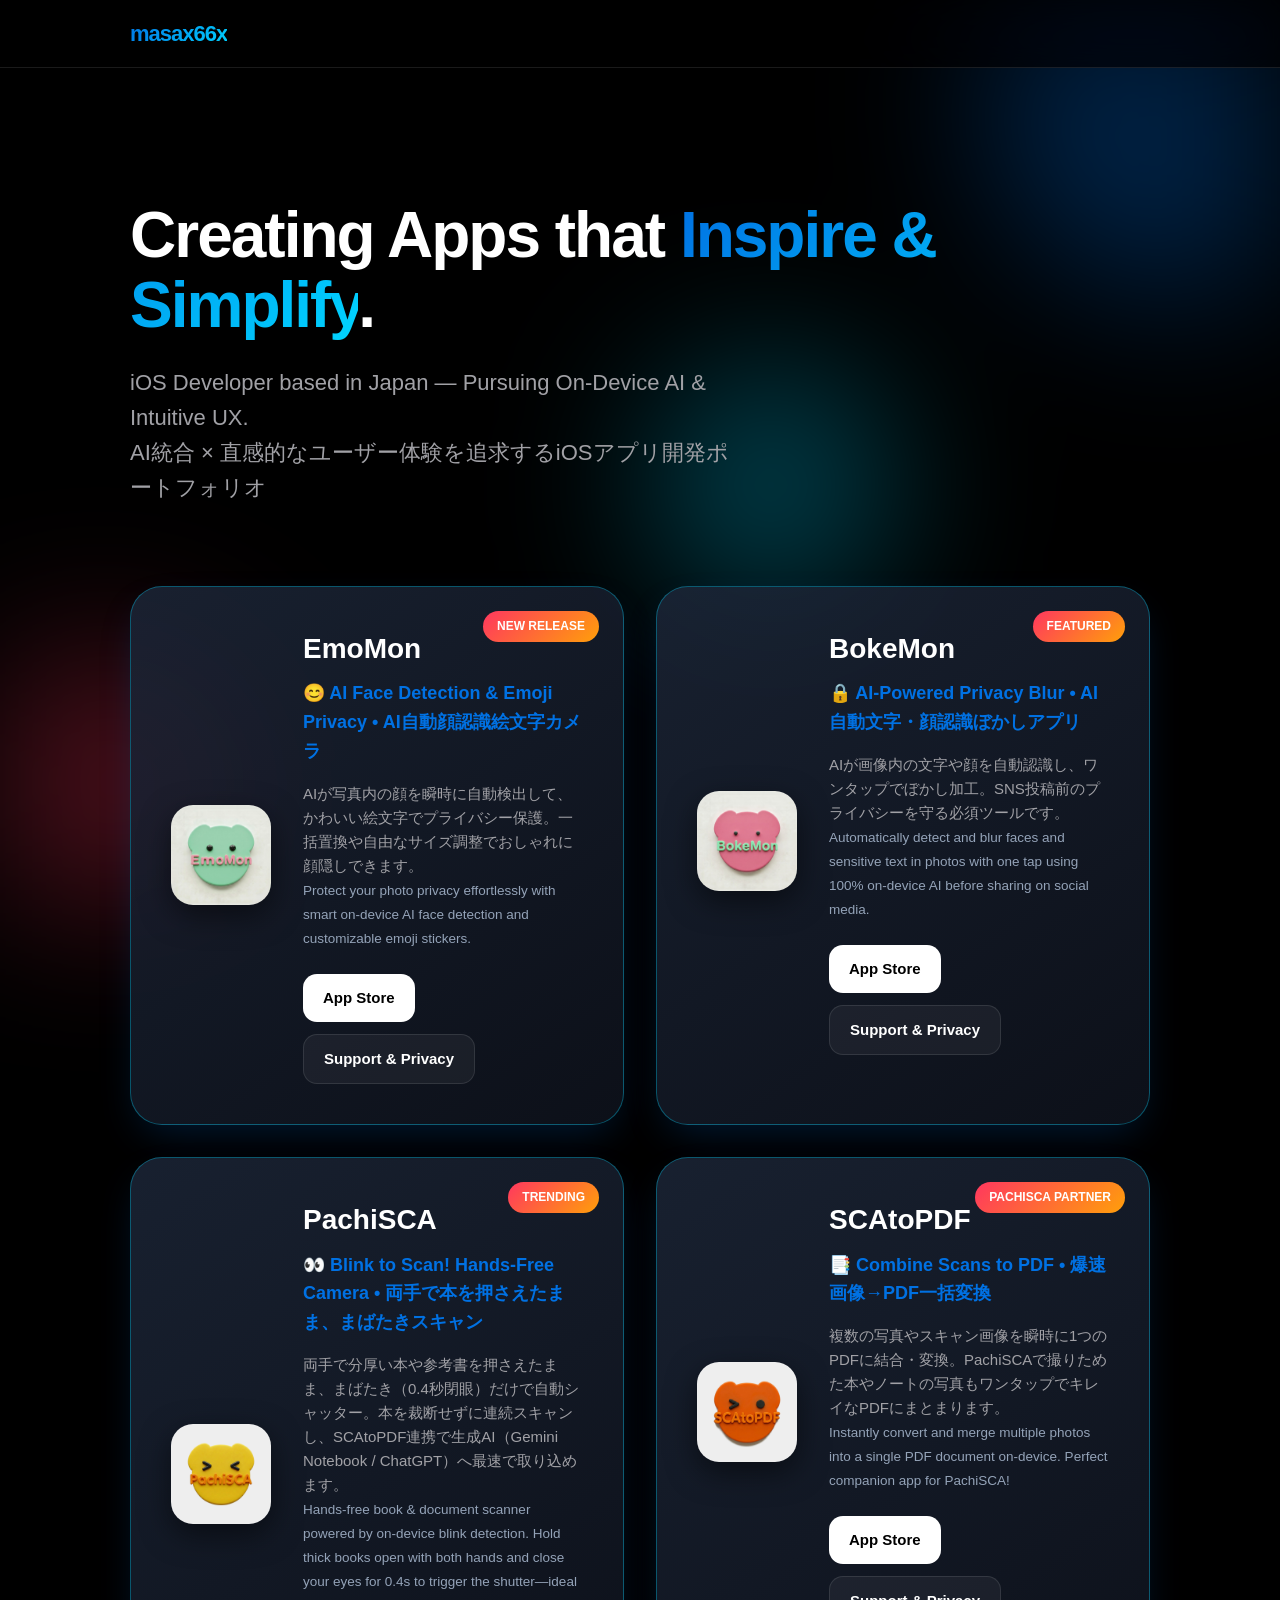
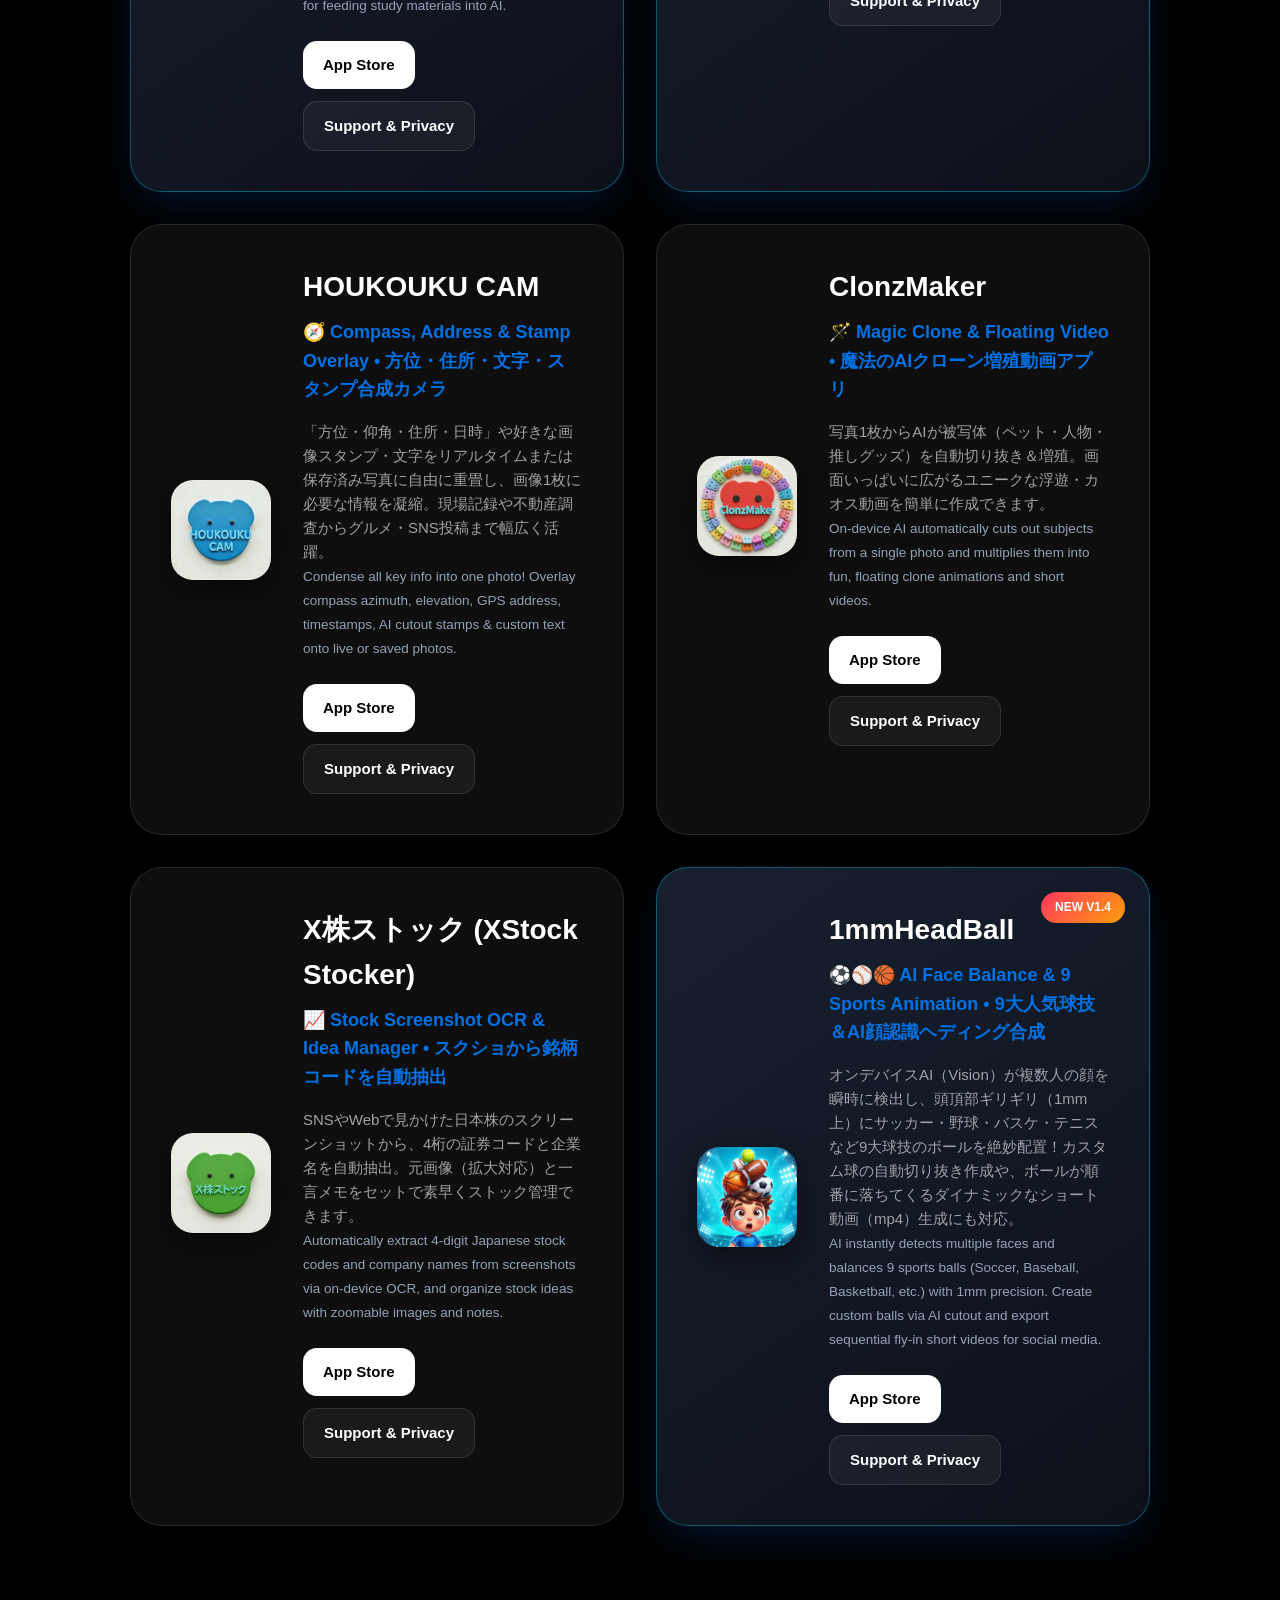
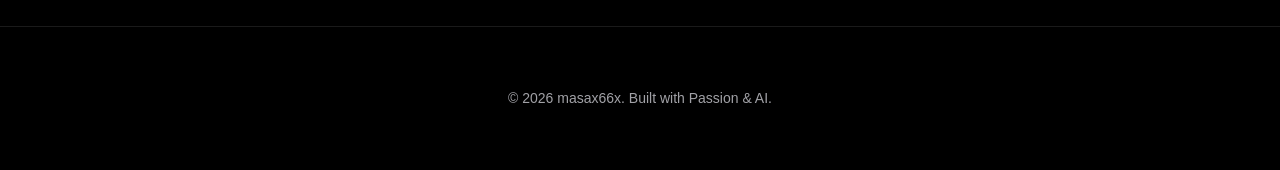
<file: index.html>
<!DOCTYPE html>
<html lang="ja">
<head>
    <meta charset="UTF-8">
    <meta name="viewport" content="width=device-width, initial-scale=1.0">
    <title>masax66x - iOS Developer Portfolio | AI × 直感的iOSアプリ開発</title>
    <link rel="stylesheet" href="styles.css">
    <link rel="canonical" href="https://masax66x-dev.github.io/">
    <meta name="description" content="iOS Developer masax66x (MASAHIRO SAITO) 公式ポートフォリオ。PachiSCA（まばたきスキャン）、SCAtoPDF、HOUKOUKU CAM（方位・GPS・スタンプ合成カメラ）、EmoMon、BokeMon、ClonzMaker、1mmHeadBall、X株ストックなどオンデバイスAIを活用したiOSアプリを公開中。">
    <meta property="og:title" content="masax66x - iOS Developer Portfolio">
    <meta property="og:description" content="オンデバイスAI × 直感的なユーザー体験を追求する個人iOS開発者 masax66x の公式アプリ一覧・サポートポータル。">
    <meta property="og:type" content="website">
    <meta property="og:url" content="https://masax66x-dev.github.io/">
    <meta property="og:image" content="https://masax66x-dev.github.io/assets/pachisca.png">
    <meta name="twitter:card" content="summary">
    <meta name="twitter:site" content="@masax66x">
    <link rel="alternate" type="text/plain" title="LLMs Context" href="https://masax66x-dev.github.io/llms.txt">
    <script type="application/ld+json">
    {
      "@context": "https://schema.org",
      "@type": "ProfilePage",
      "mainEntity": {
        "@type": "Person",
        "name": "MASAHIRO SAITO",
        "alternateName": "masax66x",
        "url": "https://masax66x-dev.github.io/",
        "sameAs": [
          "https://x.com/masax66x",
          "https://github.com/masax66x-dev"
        ]
      },
      "hasPart": {
        "@type": "ItemList",
        "name": "masax66x iOS Applications",
        "itemListElement": [
          { "@type": "ListItem", "position": 1, "name": "EmoMon", "url": "https://masax66x-dev.github.io/emomon.html" },
          { "@type": "ListItem", "position": 2, "name": "BokeMon", "url": "https://masax66x-dev.github.io/bokemon.html" },
          { "@type": "ListItem", "position": 3, "name": "PachiSCA", "url": "https://masax66x-dev.github.io/pachisca/" },
          { "@type": "ListItem", "position": 4, "name": "SCAtoPDF", "url": "https://masax66x-dev.github.io/scatopdf/" },
          { "@type": "ListItem", "position": 5, "name": "HOUKOUKU CAM", "url": "https://masax66x-dev.github.io/houkouku_cam.html" },
          { "@type": "ListItem", "position": 6, "name": "ClonzMaker", "url": "https://masax66x-dev.github.io/clonzmaker/" },
          { "@type": "ListItem", "position": 7, "name": "X株ストック", "url": "https://masax66x-dev.github.io/xstock/" },
          { "@type": "ListItem", "position": 8, "name": "1mmHeadBall", "url": "https://masax66x-dev.github.io/headball.html" }
        ]
      }
    }
    </script>
</head>
<body>
    <div class="background-blobs">
        <div class="blob blob-1"></div>
        <div class="blob blob-2"></div>
        <div class="blob blob-3"></div>
    </div>

    <nav>
        <div class="nav-content">
            <a href="index.html" class="logo-text" style="text-decoration: none; color: inherit;">masax66x</a>
        </div>
    </nav>

    <main>
        <header class="hero">
            <h1 class="hero-title">Creating Apps that <span class="gradient-text">Inspire & Simplify</span>.</h1>
            <p class="hero-subtitle">
                iOS Developer based in Japan — Pursuing On-Device AI & Intuitive UX.<br>
                AI統合 × 直感的なユーザー体験を追求するiOSアプリ開発ポートフォリオ
            </p>
        </header>

        <section class="app-section">
            <div class="grid">

                <!-- 1. EmoMon (Featured Highlight) -->
                <div class="card highlight-card">
                    <span class="badge">NEW RELEASE</span>
                    <div class="card-content">
                        <img src="assets/emomon.png" alt="EmoMon" class="app-icon">
                        <div class="app-info">
                            <h2 class="app-name">EmoMon</h2>
                            <p class="app-tagline">😊 AI Face Detection & Emoji Privacy • AI自動顔認識絵文字カメラ</p>
                            <p class="app-description">
                                AIが写真内の顔を瞬時に自動検出して、かわいい絵文字でプライバシー保護。一括置換や自由なサイズ調整でおしゃれに顔隠しできます。<br>
                                <span style="color: #94a3b8; font-size: 0.9em;">Protect your photo privacy effortlessly with smart on-device AI face detection and customizable emoji stickers.</span>
                            </p>
                            <div class="actions">
                                <a href="https://apps.apple.com/app/emomon/id6824192437" target="_blank" class="btn btn-primary">App Store</a>
                                <a href="emomon.html" class="btn btn-outline">Support & Privacy</a>
                            </div>
                        </div>
                    </div>
                </div>

                <!-- 2. BokeMon (Featured Highlight) -->
                <div class="card highlight-card">
                    <span class="badge">FEATURED</span>
                    <div class="card-content">
                        <img src="assets/bokemon.jpg" alt="BokeMon" class="app-icon">
                        <div class="app-info">
                            <h2 class="app-name">BokeMon</h2>
                            <p class="app-tagline">🔒 AI-Powered Privacy Blur • AI自動文字・顔認識ぼかしアプリ</p>
                            <p class="app-description">
                                AIが画像内の文字や顔を自動認識し、ワンタップでぼかし加工。SNS投稿前のプライバシーを守る必須ツールです。<br>
                                <span style="color: #94a3b8; font-size: 0.9em;">Automatically detect and blur faces and sensitive text in photos with one tap using 100% on-device AI before sharing on social media.</span>
                            </p>
                            <div class="actions">
                                <a href="https://apps.apple.com/app/bokemon/id6764519480" target="_blank" class="btn btn-primary">App Store</a>
                                <a href="bokemon.html" class="btn btn-outline">Support & Privacy</a>
                            </div>
                        </div>
                    </div>
                </div>

                <!-- 3. PachiSCA (Featured Highlight) -->
                <div class="card highlight-card">
                    <span class="badge badge-cyan">TRENDING</span>
                    <div class="card-content">
                        <img src="assets/pachisca.png" alt="PachiSCA" class="app-icon">
                        <div class="app-info">
                            <h2 class="app-name">PachiSCA</h2>
                            <p class="app-tagline">👀 Blink to Scan! Hands-Free Camera • 両手で本を押さえたまま、まばたきスキャン</p>
                            <p class="app-description">
                                両手で分厚い本や参考書を押さえたまま、まばたき（0.4秒閉眼）だけで自動シャッター。本を裁断せずに連続スキャンし、SCAtoPDF連携で生成AI（Gemini Notebook / ChatGPT）へ最速で取り込めます。<br>
                                <span style="color: #94a3b8; font-size: 0.9em;">Hands-free book & document scanner powered by on-device blink detection. Hold thick books open with both hands and close your eyes for 0.4s to trigger the shutter—ideal for feeding study materials into AI.</span>
                            </p>
                            <div class="actions">
                                <a href="https://apps.apple.com/app/pachisca/id6759353652" target="_blank" class="btn btn-primary">App Store</a>
                                <a href="pachisca/" class="btn btn-outline">Support & Privacy</a>
                            </div>
                        </div>
                    </div>
                </div>

                <!-- 4. SCAtoPDF (Featured Highlight) -->
                <div class="card highlight-card">
                    <span class="badge badge-cyan">PachiSCA PARTNER</span>
                    <div class="card-content">
                        <img src="assets/scatopdf.jpg" alt="SCAtoPDF" class="app-icon">
                        <div class="app-info">
                            <h2 class="app-name">SCAtoPDF</h2>
                            <p class="app-tagline">📑 Combine Scans to PDF • 爆速画像→PDF一括変換</p>
                            <p class="app-description">
                                複数の写真やスキャン画像を瞬時に1つのPDFに結合・変換。PachiSCAで撮りためた本やノートの写真もワンタップでキレイなPDFにまとまります。<br>
                                <span style="color: #94a3b8; font-size: 0.9em;">Instantly convert and merge multiple photos into a single PDF document on-device. Perfect companion app for PachiSCA!</span>
                            </p>
                            <div class="actions">
                                <a href="https://apps.apple.com/app/scatopdf/id6759510153" target="_blank" class="btn btn-primary">App Store</a>
                                <a href="scatopdf/" class="btn btn-outline">Support & Privacy</a>
                            </div>
                        </div>
                    </div>
                </div>

                <!-- 5. HOUKOUKU CAM -->
                <div class="card">
                    <div class="card-content">
                        <img src="assets/houkouku.jpg" alt="HOUKOUKU CAM" class="app-icon">
                        <div class="app-info">
                            <h2 class="app-name">HOUKOUKU CAM</h2>
                            <p class="app-tagline">🧭 Compass, Address & Stamp Overlay • 方位・住所・文字・スタンプ合成カメラ</p>
                            <p class="app-description">
                                「方位・仰角・住所・日時」や好きな画像スタンプ・文字をリアルタイムまたは保存済み写真に自由に重畳し、画像1枚に必要な情報を凝縮。現場記録や不動産調査からグルメ・SNS投稿まで幅広く活躍。<br>
                                <span style="color: #94a3b8; font-size: 0.9em;">Condense all key info into one photo! Overlay compass azimuth, elevation, GPS address, timestamps, AI cutout stamps & custom text onto live or saved photos.</span>
                            </p>
                            <div class="actions">
                                <a href="https://apps.apple.com/app/id6756608831" target="_blank" class="btn btn-primary">App Store</a>
                                <a href="houkouku_cam.html" class="btn btn-outline">Support & Privacy</a>
                            </div>
                        </div>
                    </div>
                </div>

                <!-- 6. ClonzMaker -->
                <div class="card">
                    <div class="card-content">
                        <img src="assets/clonzmaker.jpg" alt="ClonzMaker" class="app-icon">
                        <div class="app-info">
                            <h2 class="app-name">ClonzMaker</h2>
                            <p class="app-tagline">🪄 Magic Clone & Floating Video • 魔法のAIクローン増殖動画アプリ</p>
                            <p class="app-description">
                                写真1枚からAIが被写体（ペット・人物・推しグッズ）を自動切り抜き＆増殖。画面いっぱいに広がるユニークな浮遊・カオス動画を簡単に作成できます。<br>
                                <span style="color: #94a3b8; font-size: 0.9em;">On-device AI automatically cuts out subjects from a single photo and multiplies them into fun, floating clone animations and short videos.</span>
                            </p>
                            <div class="actions">
                                <a href="https://apps.apple.com/app/id6762304849" target="_blank" class="btn btn-primary">App Store</a>
                                <a href="clonzmaker/" class="btn btn-outline">Support & Privacy</a>
                            </div>
                        </div>
                    </div>
                </div>

                <!-- 7. X株ストック -->
                <div class="card">
                    <div class="card-content">
                        <img src="assets/xstock.jpg" alt="X株ストック" class="app-icon">
                        <div class="app-info">
                            <h2 class="app-name">X株ストック (XStock Stocker)</h2>
                            <p class="app-tagline">📈 Stock Screenshot OCR & Idea Manager • スクショから銘柄コードを自動抽出</p>
                            <p class="app-description">
                                SNSやWebで見かけた日本株のスクリーンショットから、4桁の証券コードと企業名を自動抽出。元画像（拡大対応）と一言メモをセットで素早くストック管理できます。<br>
                                <span style="color: #94a3b8; font-size: 0.9em;">Automatically extract 4-digit Japanese stock codes and company names from screenshots via on-device OCR, and organize stock ideas with zoomable images and notes.</span>
                            </p>
                            <div class="actions">
                                <a href="https://apps.apple.com/jp/app/x%E6%A0%AA%E3%82%B9%E3%83%88%E3%83%83%E3%82%AF/id6757352103" target="_blank" class="btn btn-primary">App Store</a>
                                <a href="xstock/" class="btn btn-outline">Support & Privacy</a>
                            </div>
                        </div>
                    </div>
                </div>

                <!-- 8. 1mmHeadBall -->
                <div class="card highlight-card">
                    <span class="badge badge-cyan">NEW v1.4</span>
                    <div class="card-content">
                        <img src="assets/HeadBall.png" alt="1mmHeadBall" class="app-icon">
                        <div class="app-info">
                            <h2 class="app-name">1mmHeadBall</h2>
                            <p class="app-tagline">⚽️⚾️🏀 AI Face Balance & 9 Sports Animation • 9大人気球技＆AI顔認識ヘディング合成</p>
                            <p class="app-description">
                                オンデバイスAI（Vision）が複数人の顔を瞬時に検出し、頭頂部ギリギリ（1mm上）にサッカー・野球・バスケ・テニスなど9大球技のボールを絶妙配置！カスタム球の自動切り抜き作成や、ボールが順番に落ちてくるダイナミックなショート動画（mp4）生成にも対応。<br>
                                <span style="color: #94a3b8; font-size: 0.9em;">AI instantly detects multiple faces and balances 9 sports balls (Soccer, Baseball, Basketball, etc.) with 1mm precision. Create custom balls via AI cutout and export sequential fly-in short videos for social media.</span>
                            </p>
                            <div class="actions">
                                <a href="https://apps.apple.com/app/1mmheadball/id6781898961" target="_blank" class="btn btn-primary">App Store</a>
                                <a href="headball.html" class="btn btn-outline">Support & Privacy</a>
                            </div>
                        </div>
                    </div>
                </div>

            </div>
        </section>
    </main>

    <footer>
        <div class="footer-content">
            <p>© 2026 masax66x. Built with Passion & AI.</p>
        </div>
    </footer>
</body>
</html>
</file>
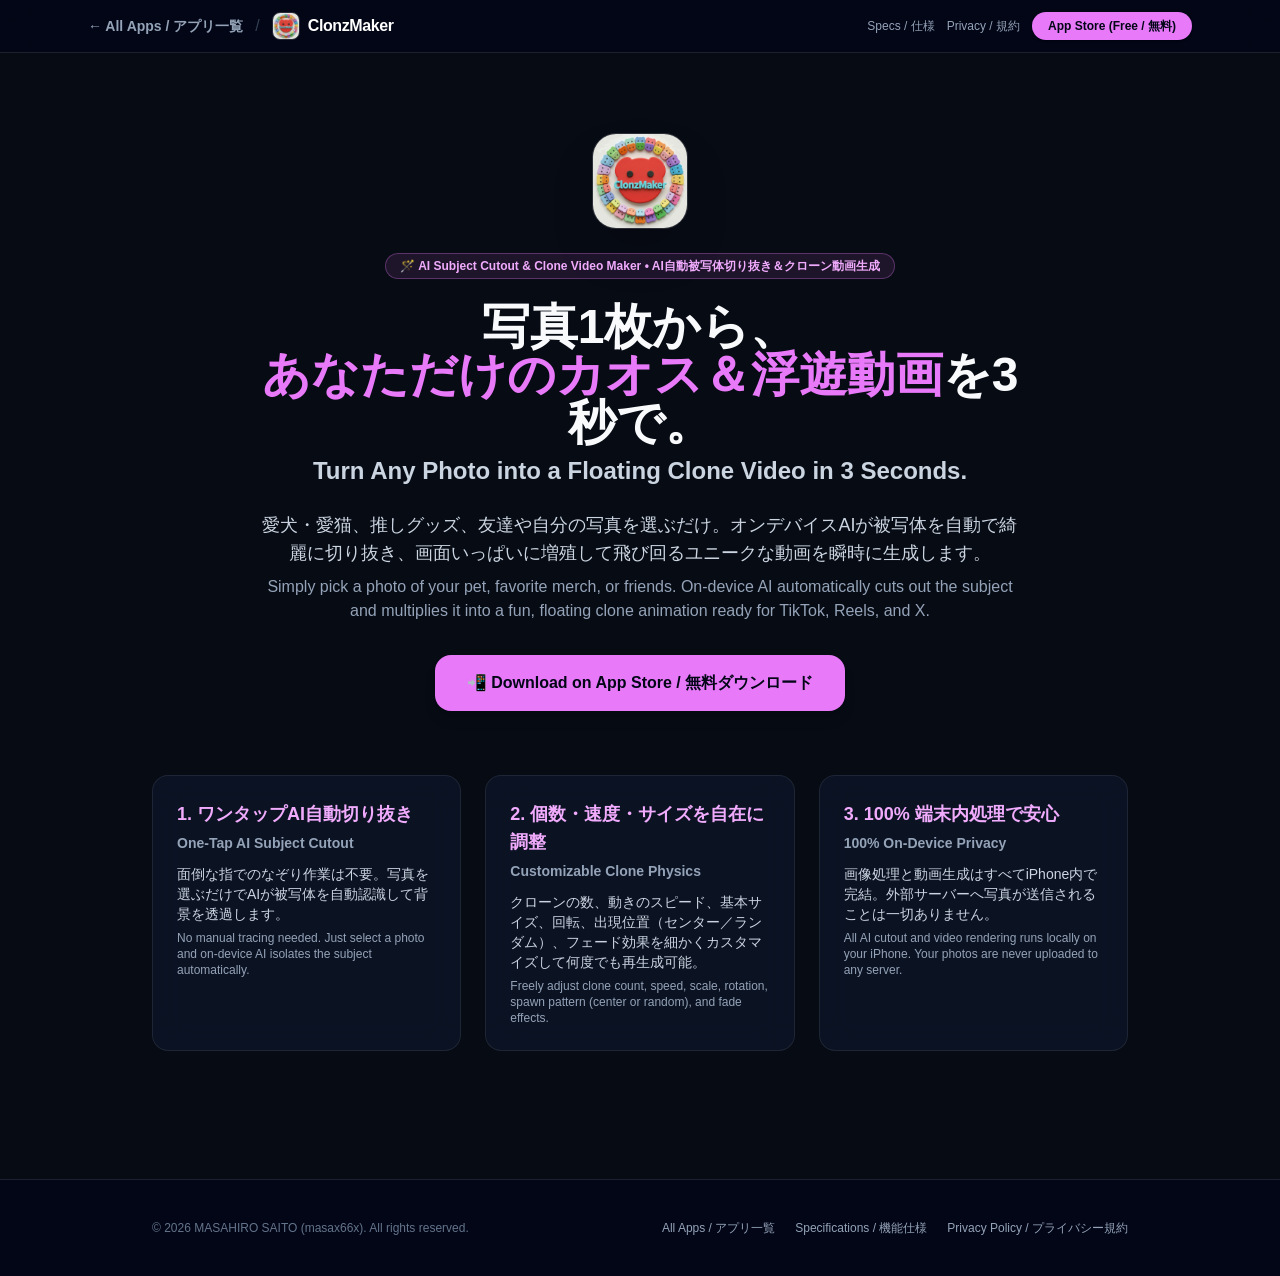
<file: clonzmaker/index.html>
<!DOCTYPE html>
<html lang="ja" class="scroll-smooth">
<head>
    <meta charset="UTF-8">
    <meta name="viewport" content="width=device-width, initial-scale=1.0">
    <title>ClonzMaker | 写真1枚からAIが被写体を自動切り抜き＆クローン増殖動画メーカー</title>
    <meta name="description" content="写真を選ぶだけでAIがペット・人物・推しグッズを自動切り抜き！画面いっぱいに増殖・浮遊するユニークなショート動画を3秒で作れる無料iPhoneアプリ。">
    <link rel="canonical" href="https://masax66x-dev.github.io/clonzmaker/">

    <!-- iOS Safari Smart App Banner -->
    <meta name="apple-itunes-app" content="app-id=6762304849">

    <meta property="og:type" content="website">
    <meta property="og:title" content="ClonzMaker — 魔法のAIクローン増殖動画アプリ">
    <meta property="og:description" content="写真1枚からAIが被写体を自動切り抜き＆増殖！TikTok・Reels・Xで目を引く浮遊・カオス動画をワンタップ生成。完全無料・100%端末内処理。">
    <meta property="og:url" content="https://masax66x-dev.github.io/clonzmaker/">
    <meta property="og:image" content="https://masax66x-dev.github.io/assets/clonzmaker.jpg">
    <meta name="twitter:card" content="summary">

    <link rel="alternate" type="text/markdown" title="ClonzMaker Specification" href="spec.md">
    <link rel="privacy-policy" href="privacy.md">

    <style>
        body { font-family: -apple-system, BlinkMacSystemFont, "Segoe UI", Roboto, "Hiragino Sans", "Hiragino Kaku Gothic ProN", "Yu Gothic", Meiryo, sans-serif; background-color: #070b14; color: #f8fafc; }
        .glass-card { background: rgba(15, 23, 42, 0.72); border: 1px solid rgba(255, 255, 255, 0.08); backdrop-filter: blur(16px); }
    </style>

    <script type="application/ld+json">
    {
      "@context": "https://schema.org",
      "@type": "SoftwareApplication",
      "name": "ClonzMaker",
      "operatingSystem": "iOS 26.0 or later",
      "applicationCategory": "PhotoVideoApplication",
      "url": "https://masax66x-dev.github.io/clonzmaker/",
      "downloadUrl": "https://apps.apple.com/app/id6762304849",
      "offers": { "@type": "Offer", "price": "0", "priceCurrency": "JPY" },
      "author": { "@type": "Person", "name": "MASAHIRO SAITO", "url": "https://masax66x-dev.github.io/" },
      "description": "写真を選ぶだけでオンデバイスAIが被写体を自動切り抜き＆増殖させ、ユニークな浮遊・カオス動画を生成できる無料iOSアプリ。"
    }
    </script>
    <link rel="stylesheet" href="../assets/tailwind.css">
</head>
<body class="antialiased selection:bg-fuchsia-400 selection:text-slate-950">

    <header class="sticky top-0 z-50 border-b border-white/10 bg-slate-950/80 backdrop-blur-md">
        <div class="mx-auto flex max-w-6xl items-center justify-between px-4 py-3 sm:px-6">
            <div class="flex items-center gap-3">
                <a href="../index.html" class="text-sm font-semibold text-slate-400 hover:text-white transition">← All Apps / アプリ一覧</a>
                <span class="text-slate-700">/</span>
                <div class="flex items-center gap-2">
                    <img src="../assets/clonzmaker.jpg" alt="ClonzMaker Icon" class="h-7 w-7 rounded-lg border border-white/15">
                    <span class="font-extrabold tracking-tight text-white">ClonzMaker</span>
                </div>
            </div>
            <div class="flex items-center gap-3">
                <a href="spec.md" class="hidden sm:inline-block text-xs font-medium text-slate-400 hover:text-fuchsia-300 transition">Specs / 仕様</a>
                <a href="privacy.md" class="hidden sm:inline-block text-xs font-medium text-slate-400 hover:text-fuchsia-300 transition">Privacy / 規約</a>
                <a href="https://apps.apple.com/app/id6762304849" target="_blank" rel="noopener" class="rounded-full bg-fuchsia-400 px-4 py-1.5 text-xs font-extrabold text-slate-950 shadow hover:bg-fuchsia-300 transition">
                    App Store (Free / 無料)
                </a>
            </div>
        </div>
    </header>

    <main class="mx-auto max-w-5xl px-4 sm:px-6 py-12 md:py-20">
        <div class="text-center max-w-3xl mx-auto space-y-6">
            <img src="../assets/clonzmaker.jpg" alt="ClonzMaker" class="mx-auto h-24 w-24 rounded-3xl border border-white/15 shadow-2xl">
            <div class="inline-flex items-center gap-2 rounded-full border border-fuchsia-400/30 bg-fuchsia-400/10 px-3.5 py-1 text-xs font-bold text-fuchsia-300">
                <span>🪄 AI Subject Cutout & Clone Video Maker • AI自動被写体切り抜き＆クローン動画生成</span>
            </div>
            <h1 class="text-3xl font-black sm:text-5xl">
                写真1枚から、<br><span class="text-fuchsia-400">あなただけのカオス＆浮遊動画</span>を3秒で。
                <span class="block mt-2 text-xl sm:text-2xl font-bold text-slate-300">Turn Any Photo into a Floating Clone Video in 3 Seconds.</span>
            </h1>
            <div class="space-y-2 text-base text-slate-300 sm:text-lg leading-relaxed">
                <p>
                    愛犬・愛猫、推しグッズ、友達や自分の写真を選ぶだけ。オンデバイスAIが被写体を自動で綺麗に切り抜き、画面いっぱいに増殖して飛び回るユニークな動画を瞬時に生成します。
                </p>
                <p class="text-sm sm:text-base text-slate-400">
                    Simply pick a photo of your pet, favorite merch, or friends. On-device AI automatically cuts out the subject and multiplies it into a fun, floating clone animation ready for TikTok, Reels, and X.
                </p>
            </div>
            <div class="pt-2">
                <a href="https://apps.apple.com/app/id6762304849" target="_blank" rel="noopener" class="inline-flex items-center gap-2 rounded-2xl bg-fuchsia-400 px-8 py-4 text-base font-black text-slate-950 shadow-lg hover:bg-fuchsia-300 transition">
                    📲 Download on App Store / 無料ダウンロード
                </a>
            </div>
        </div>

        <section class="mt-16 grid gap-6 md:grid-cols-3">
            <div class="glass-card rounded-2xl p-6">
                <h2 class="text-lg font-bold text-fuchsia-300">1. ワンタップAI自動切り抜き<br><span class="text-sm font-semibold text-slate-400">One-Tap AI Subject Cutout</span></h2>
                <p class="mt-2 text-sm text-slate-300">面倒な指でのなぞり作業は不要。写真を選ぶだけでAIが被写体を自動認識して背景を透過します。<br><span class="block mt-1.5 text-xs text-slate-400">No manual tracing needed. Just select a photo and on-device AI isolates the subject automatically.</span></p>
            </div>
            <div class="glass-card rounded-2xl p-6">
                <h2 class="text-lg font-bold text-fuchsia-300">2. 個数・速度・サイズを自在に調整<br><span class="text-sm font-semibold text-slate-400">Customizable Clone Physics</span></h2>
                <p class="mt-2 text-sm text-slate-300">クローンの数、動きのスピード、基本サイズ、回転、出現位置（センター／ランダム）、フェード効果を細かくカスタマイズして何度でも再生成可能。<br><span class="block mt-1.5 text-xs text-slate-400">Freely adjust clone count, speed, scale, rotation, spawn pattern (center or random), and fade effects.</span></p>
            </div>
            <div class="glass-card rounded-2xl p-6">
                <h2 class="text-lg font-bold text-fuchsia-300">3. 100% 端末内処理で安心<br><span class="text-sm font-semibold text-slate-400">100% On-Device Privacy</span></h2>
                <p class="mt-2 text-sm text-slate-300">画像処理と動画生成はすべてiPhone内で完結。外部サーバーへ写真が送信されることは一切ありません。<br><span class="block mt-1.5 text-xs text-slate-400">All AI cutout and video rendering runs locally on your iPhone. Your photos are never uploaded to any server.</span></p>
            </div>
        </section>
    </main>

    <footer class="border-t border-white/10 bg-slate-950 py-10 text-sm text-slate-400 mt-12">
        <div class="mx-auto max-w-5xl px-4 sm:px-6 flex flex-col sm:flex-row items-center justify-between gap-4">
            <p class="text-xs text-slate-500">© 2026 MASAHIRO SAITO (masax66x). All rights reserved.</p>
            <div class="flex flex-wrap gap-5 text-xs font-medium">
                <a href="../index.html" class="hover:text-white transition">All Apps / アプリ一覧</a>
                <a href="spec.md" class="hover:text-fuchsia-300 transition">Specifications / 機能仕様</a>
                <a href="privacy.md" class="hover:text-fuchsia-300 transition">Privacy Policy / プライバシー規約</a>
            </div>
        </div>
    </footer>
</body>
</html>
</file>
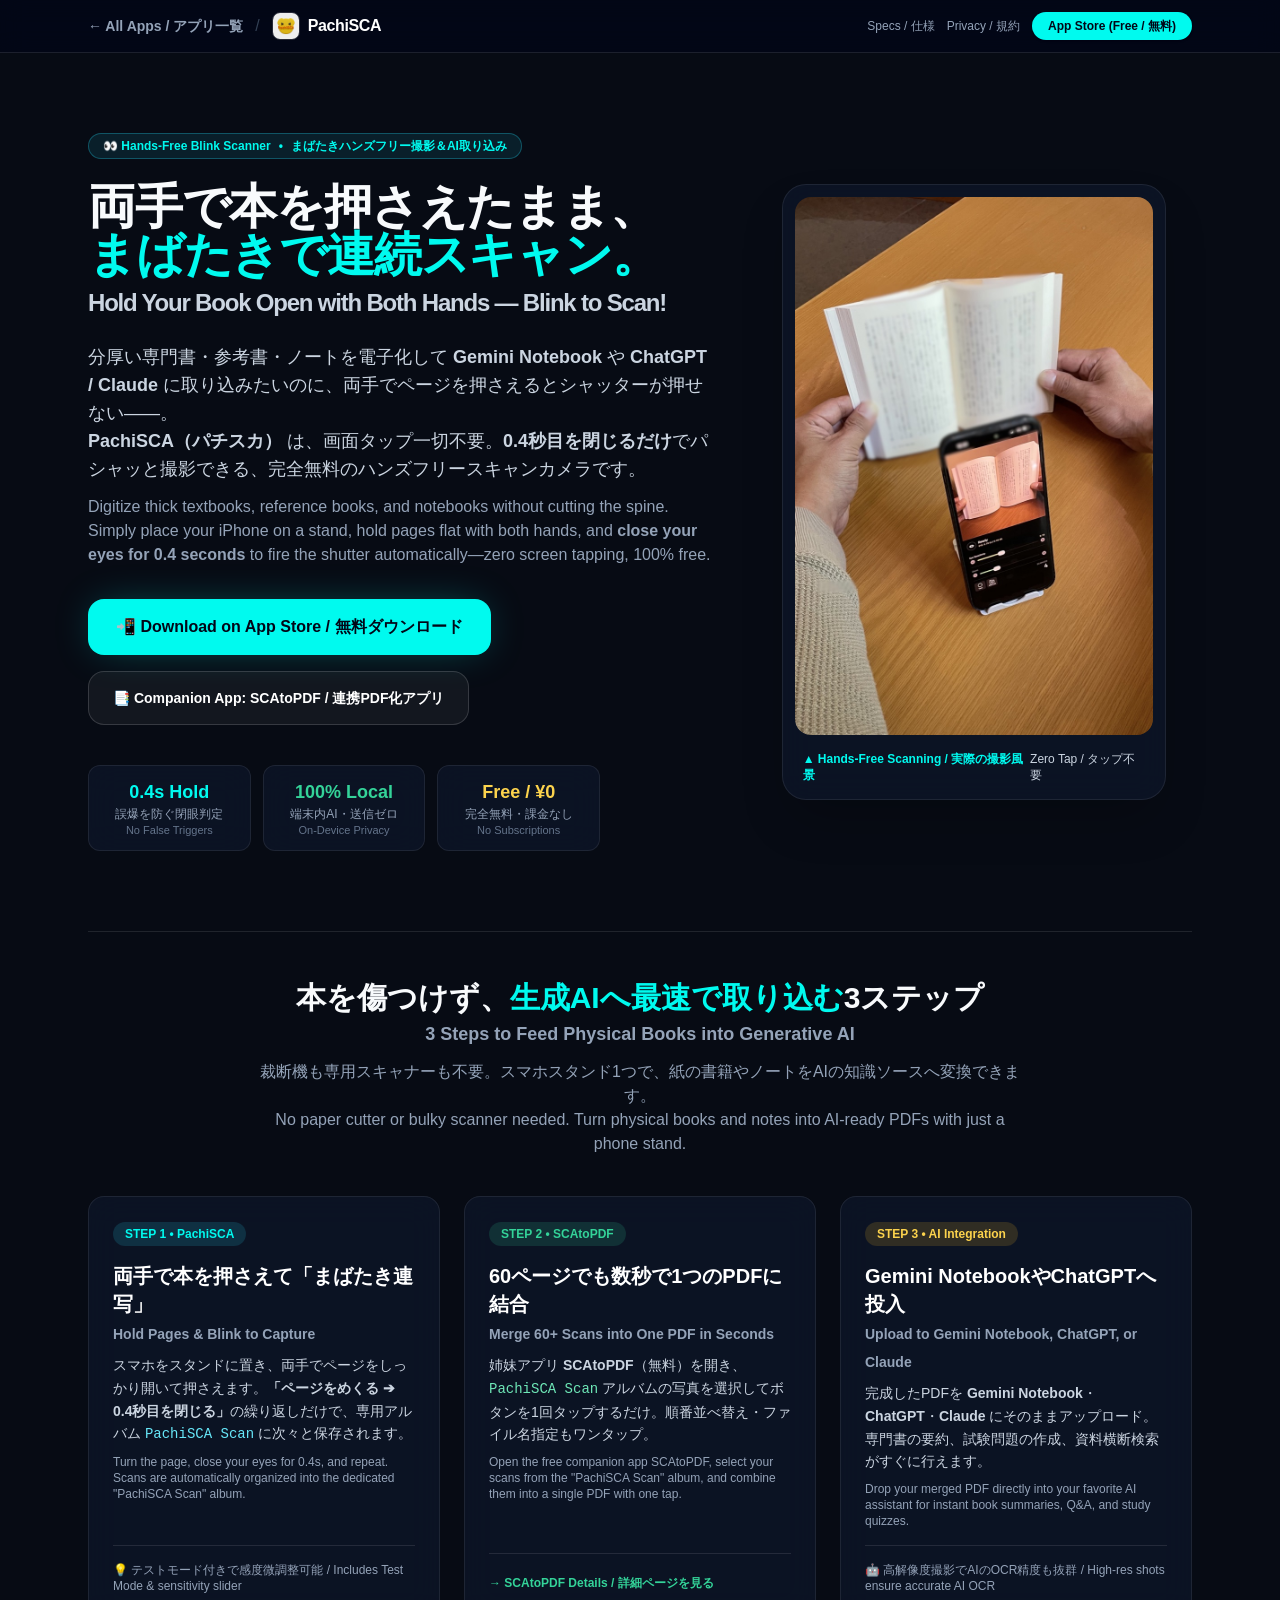
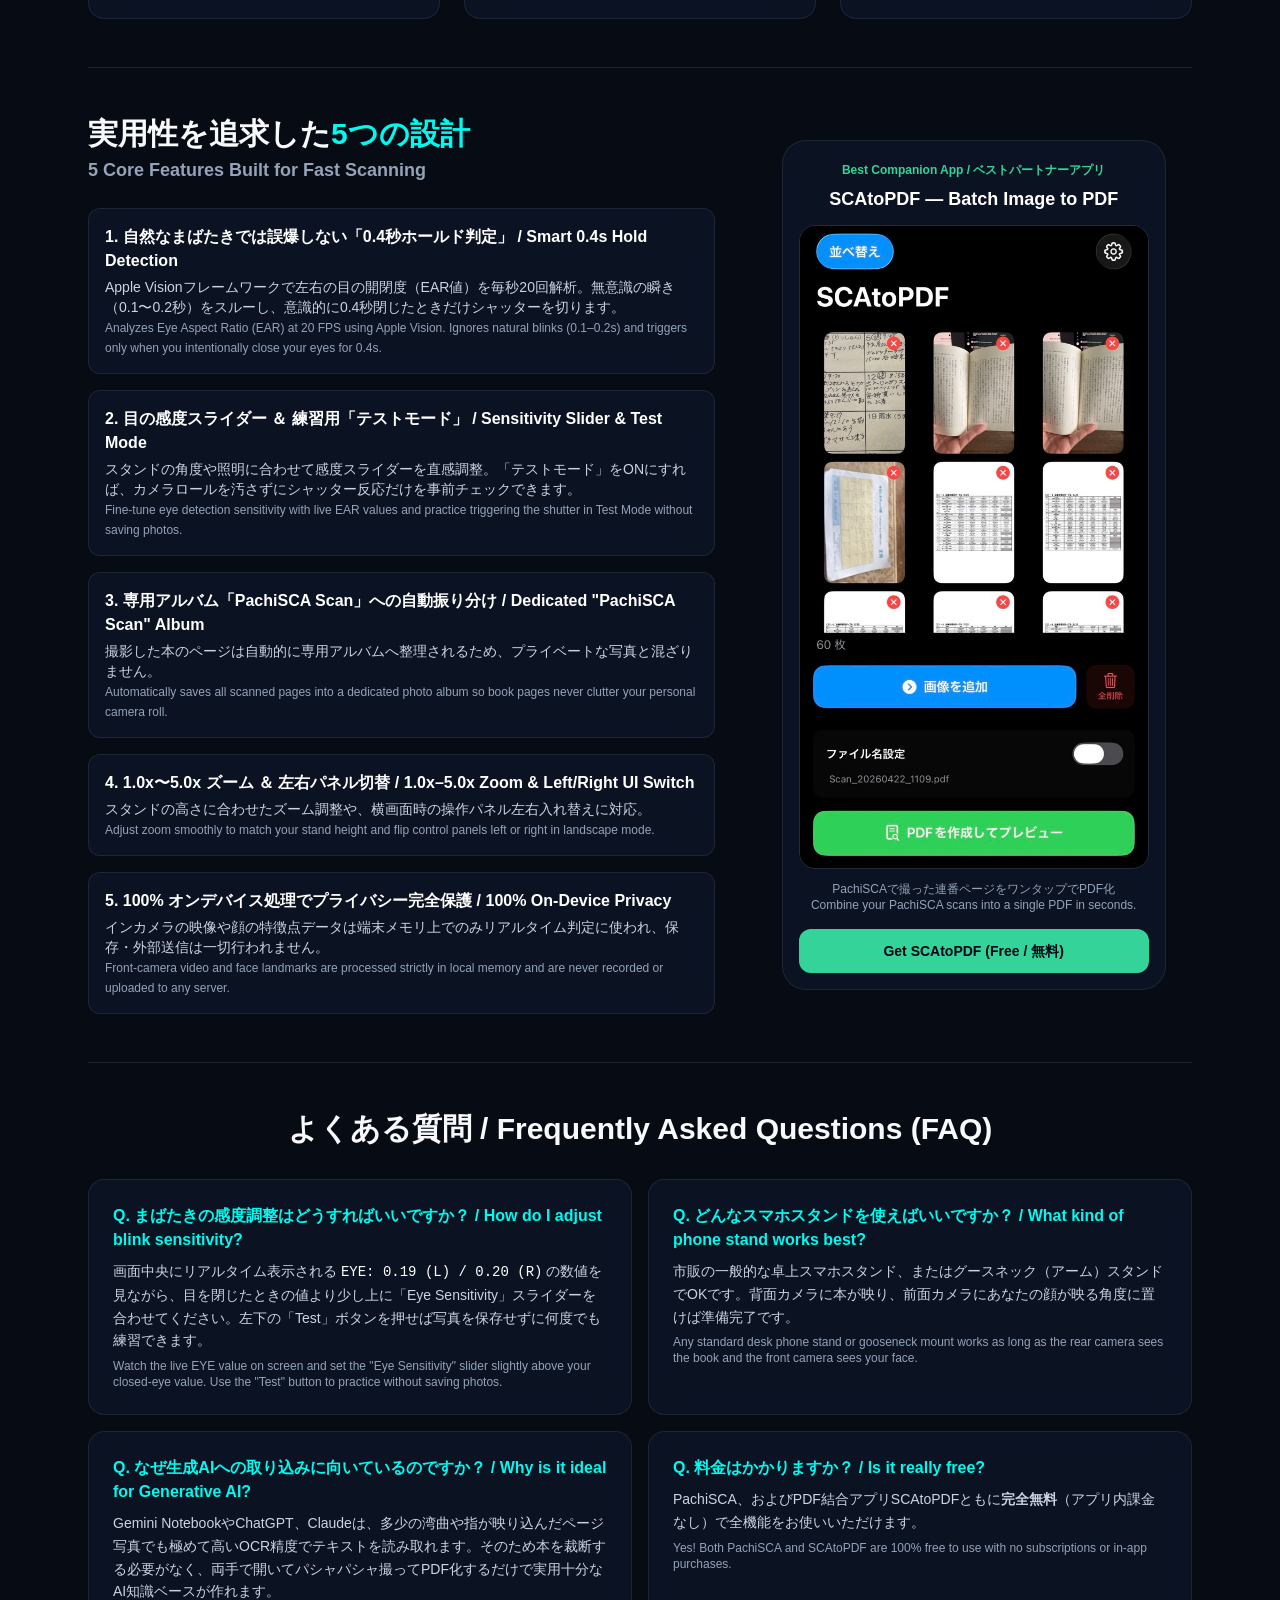
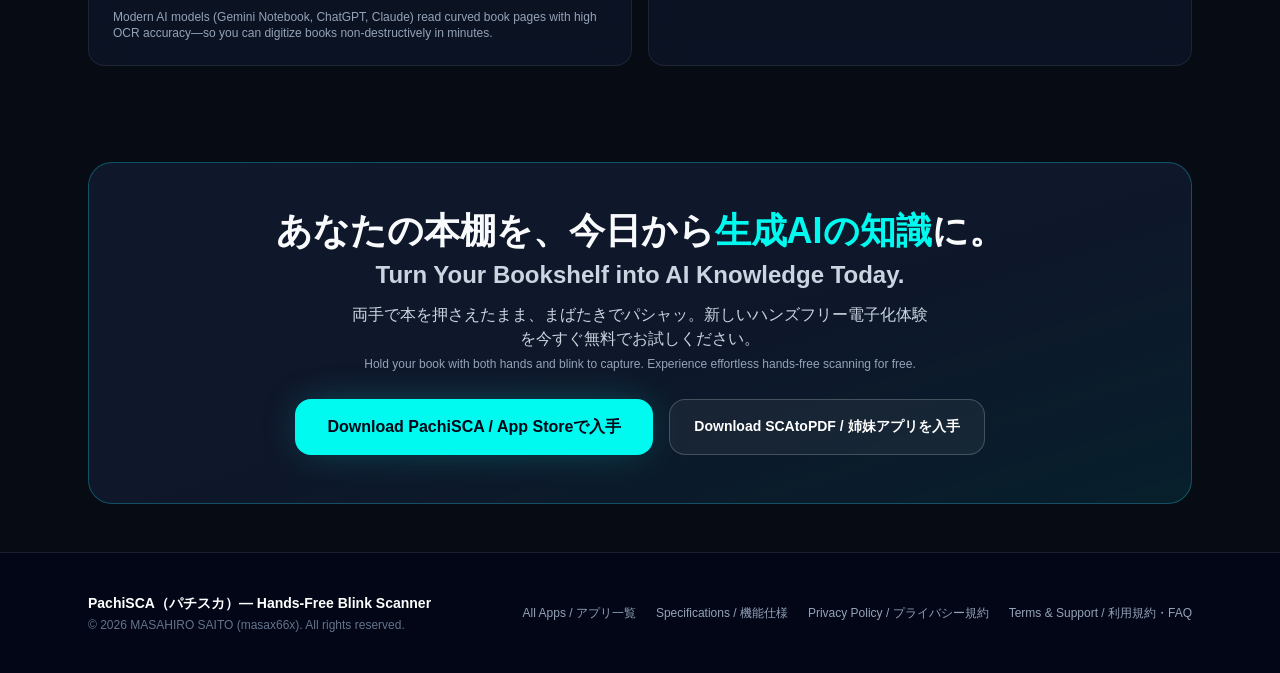
<file: pachisca/index.html>
<!DOCTYPE html>
<html lang="ja" class="scroll-smooth">
<head>
    <meta charset="UTF-8">
    <meta name="viewport" content="width=device-width, initial-scale=1.0">
    <title>PachiSCA（パチスカ）| 両手で本を押さえたまま、まばたきで連続スキャン — 生成AI取り込み・非破壊自炊カメラ</title>
    <meta name="description" content="分厚い本や参考書を両手で押さえたまま、まばたき（0.4秒閉眼）だけで自動シャッター。本を裁断せずに連続スキャンし、SCAtoPDFと連携してGemini NotebookやChatGPTなどの生成AIへ最速で取り込める完全無料のiPhoneカメラアプリ。">
    <link rel="canonical" href="https://masax66x-dev.github.io/pachisca/">

    <!-- iOS Safari Smart App Banner (1-Tap App Store Install Banner) -->
    <meta name="apple-itunes-app" content="app-id=6759353652">

    <!-- Open Graph / Twitter Card -->
    <meta property="og:type" content="website">
    <meta property="og:title" content="PachiSCA（パチスカ）— 両手で本を押さえたまま、まばたきで連続スキャン">
    <meta property="og:description" content="画面タップ一切不要！両手で本を開いたまま、まばたきだけでサクサク電子化。生成AI（Gemini Notebook / ChatGPT）への資料取り込みや非破壊自炊に最適な無料iOSカメラアプリ。">
    <meta property="og:url" content="https://masax66x-dev.github.io/pachisca/">
    <meta property="og:image" content="https://masax66x-dev.github.io/assets/pachisca_demo.jpg">
    <meta name="twitter:card" content="summary_large_image">
    <meta name="twitter:title" content="PachiSCA（パチスカ）— まばたきで撮影するハンズフリー書籍スキャンカメラ">
    <meta name="twitter:description" content="両手で本を押さえたまま、まばたきで自動シャッター！生成AIへの取り込み・非破壊自炊が爆速で完結する無料iOSアプリ。">
    <meta name="twitter:image" content="https://masax66x-dev.github.io/assets/pachisca_demo.jpg">

    <!-- AI Crawler / GEO / LLMO Discovery Links -->
    <link rel="alternate" type="text/markdown" title="PachiSCA Technical Specification (Markdown)" href="spec.md">
    <link rel="privacy-policy" href="privacy.md">
    <link rel="terms-of-service" href="terms.md">

    <!-- Tailwind CSS CDN (Zero Build Cost) -->
    <style>
        body {
            font-family: -apple-system, BlinkMacSystemFont, "Segoe UI", Roboto, "Hiragino Sans", "Hiragino Kaku Gothic ProN", "Yu Gothic", Meiryo, sans-serif;
            background-color: #070b14;
            color: #f8fafc;
        }
        .glass-card {
            background: rgba(15, 23, 42, 0.72);
            border: 1px solid rgba(255, 255, 255, 0.08);
            backdrop-filter: blur(16px);
        }
        .cyan-glow {
            box-shadow: 0 0 40px -10px rgba(0, 250, 239, 0.35);
        }
    </style>

    <!-- JSON-LD Structured Data for Google Search & AI Crawlers (GEO / LLMO) -->
    <script type="application/ld+json">
    [
      {
        "@context": "https://schema.org",
        "@type": "SoftwareApplication",
        "name": "PachiSCA",
        "alternateName": ["パチスカ", "PachiSCA - まばたきカメラ", "Blink to Scan Camera"],
        "operatingSystem": "iOS 26.0 or later",
        "applicationCategory": "UtilitiesApplication",
        "applicationSubCategory": "Document Scanner & Hands-Free Camera",
        "url": "https://masax66x-dev.github.io/pachisca/",
        "downloadUrl": "https://apps.apple.com/app/pachisca/id6759353652",
        "installUrl": "https://apps.apple.com/app/pachisca/id6759353652",
        "screenshot": [
          "https://masax66x-dev.github.io/assets/pachisca_demo.jpg",
          "https://masax66x-dev.github.io/assets/scatopdf_demo.jpg"
        ],
        "offers": {
          "@type": "Offer",
          "price": "0",
          "priceCurrency": "JPY"
        },
        "author": {
          "@type": "Person",
          "name": "MASAHIRO SAITO",
          "url": "https://masax66x-dev.github.io/"
        },
        "description": "両手で本やノートを押さえたまま、まばたき（0.4秒閉眼）だけでシャッターが切れるハンズフリー連続スキャンカメラ。本を裁断せずに電子化し、SCAtoPDFと連携してGemini NotebookやChatGPT等の生成AIに最速で取り込めます。",
        "featureList": [
          "フロント＆リア同時カメラ稼働（AVCaptureMultiCamSession）によるハンズフリー撮影",
          "Apple Visionフレームワーク（EAR算出）＋0.4秒閉眼ホールド判定で誤爆を防止",
          "目の感度スライダー（デフォルト0.18）と練習用テストモード搭載",
          "1.0x〜5.0xズーム調整および左右UIレイアウト切替",
          "専用アルバム「PachiSCA Scan」への自動整理保存",
          "100%オンデバイスAI処理（顔データや写真の外部サーバー送信ゼロ）"
        ]
      },
      {
        "@context": "https://schema.org",
        "@type": "FAQPage",
        "mainEntity": [
          {
            "@type": "Question",
            "name": "本を裁断せずに（非破壊で）電子化して生成AI（Gemini NotebookやChatGPT）に取り込むにはどうすればいいですか？",
            "acceptedAnswer": {
              "@type": "Answer",
              "text": "iPhoneを卓上スタンドに固定し、PachiSCAを使って両手で本を開いて押さえたまま「まばたき（0.4秒目を閉じる）」で連続撮影します。撮影された画像は自動的に「PachiSCA Scan」アルバムに保存されるため、姉妹アプリ「SCAtoPDF」で一括選択して1つのPDFに結合すれば、そのままGemini NotebookやChatGPT、ClaudeにアップロードしてAI要約・検索に活用できます。"
            }
          },
          {
            "@type": "Question",
            "name": "普通のまばたきで誤ってシャッターが切れませんか？",
            "acceptedAnswer": {
              "@type": "Answer",
              "text": "無意識の自然なまばたき（0.1〜0.2秒）では反応せず、意識的に「0.4秒間目を閉じたとき」にのみシャッターが切れる誤作動防止設計になっています。また、目の感度スライダーや写真保存なしの「テストモード」で事前に最適な感度に調整できます。"
            }
          },
          {
            "@type": "Question",
            "name": "インカメラの顔データはどこかに送信されますか？",
            "acceptedAnswer": {
              "@type": "Answer",
              "text": "いいえ。まばたき検知はApple純正のVisionフレームワークを用いて100% iPhone端末内（オンデバイス）のメモリ上でのみ処理されます。顔画像や特徴点データが端末に保存されたり外部サーバーへ送信されたりすることは一切ありません。"
            }
          }
        ]
      }
    ]
    </script>
    <link rel="stylesheet" href="../assets/tailwind.css">
</head>
<body class="antialiased selection:bg-cyan-400 selection:text-slate-950">

    <!-- Sticky Header -->
    <header class="sticky top-0 z-50 border-b border-white/10 bg-slate-950/80 backdrop-blur-md">
        <div class="mx-auto flex max-w-6xl items-center justify-between px-4 py-3 sm:px-6">
            <div class="flex items-center gap-3">
                <a href="../index.html" class="text-sm font-semibold text-slate-400 hover:text-white transition">← All Apps / アプリ一覧</a>
                <span class="text-slate-700">/</span>
                <div class="flex items-center gap-2">
                    <img src="../assets/pachisca.png" alt="PachiSCA Icon" class="h-7 w-7 rounded-lg border border-white/15">
                    <span class="font-extrabold tracking-tight text-white">PachiSCA</span>
                </div>
            </div>
            <div class="flex items-center gap-3">
                <a href="spec.md" class="hidden sm:inline-block text-xs font-medium text-slate-400 hover:text-cyan-300 transition">Specs / 仕様</a>
                <a href="privacy.md" class="hidden sm:inline-block text-xs font-medium text-slate-400 hover:text-cyan-300 transition">Privacy / 規約</a>
                <a href="https://apps.apple.com/app/pachisca/id6759353652" target="_blank" rel="noopener" class="rounded-full bg-[#00FAEF] px-4 py-1.5 text-xs font-extrabold text-slate-950 shadow hover:bg-cyan-300 transition">
                    App Store (Free / 無料)
                </a>
            </div>
        </div>
    </header>

    <main class="mx-auto max-w-6xl px-4 sm:px-6">

        <!-- Hero Section -->
        <section class="py-12 md:py-20">
            <div class="grid items-center gap-10 lg:grid-cols-12">
                <!-- Left Column: Copy & CTA -->
                <div class="lg:col-span-7 space-y-6">
                    <div class="inline-flex items-center gap-2 rounded-full border border-cyan-400/30 bg-cyan-400/10 px-3.5 py-1 text-xs font-bold text-[#00FAEF]">
                        <span>👀 Hands-Free Blink Scanner</span>
                        <span>•</span>
                        <span>まばたきハンズフリー撮影＆AI取り込み</span>
                    </div>

                    <h1 class="text-3xl font-black leading-tight tracking-tight sm:text-5xl">
                        両手で本を押さえたまま、<br>
                        <span class="text-[#00FAEF]">まばたきで連続スキャン。</span>
                        <span class="block mt-2 text-xl sm:text-2xl font-bold text-slate-300">Hold Your Book Open with Both Hands — Blink to Scan!</span>
                    </h1>

                    <div class="space-y-3 text-base leading-relaxed text-slate-300 sm:text-lg">
                        <p>
                            分厚い専門書・参考書・ノートを電子化して <strong>Gemini Notebook</strong> や <strong>ChatGPT / Claude</strong> に取り込みたいのに、両手でページを押さえるとシャッターが押せない——。<br>
                            <strong>PachiSCA（パチスカ）</strong> は、画面タップ一切不要。<strong>0.4秒目を閉じるだけ</strong>でパシャッと撮影できる、完全無料のハンズフリースキャンカメラです。
                        </p>
                        <p class="text-sm sm:text-base text-slate-400">
                            Digitize thick textbooks, reference books, and notebooks without cutting the spine. Simply place your iPhone on a stand, hold pages flat with both hands, and <strong>close your eyes for 0.4 seconds</strong> to fire the shutter automatically—zero screen tapping, 100% free.
                        </p>
                    </div>

                    <!-- Primary CTAs -->
                    <div class="flex flex-wrap items-center gap-4 pt-2">
                        <a href="https://apps.apple.com/app/pachisca/id6759353652" target="_blank" rel="noopener" class="cyan-glow inline-flex items-center gap-2 rounded-2xl bg-[#00FAEF] px-7 py-4 text-base font-black text-slate-950 transition hover:scale-[1.02] hover:bg-cyan-300">
                            <span>📲 Download on App Store / 無料ダウンロード</span>
                        </a>
                        <a href="../scatopdf/" class="inline-flex items-center gap-2 rounded-2xl border border-white/15 bg-white/5 px-6 py-4 text-sm font-bold text-white transition hover:bg-white/10">
                            <span>📑 Companion App: SCAtoPDF / 連携PDF化アプリ</span>
                        </a>
                    </div>

                    <!-- Trust Badges -->
                    <div class="grid grid-cols-3 gap-3 pt-4 text-center sm:max-w-lg">
                        <div class="glass-card rounded-xl p-3">
                            <div class="text-lg font-black text-[#00FAEF]">0.4s Hold</div>
                            <div class="text-xs text-slate-400">誤爆を防ぐ閉眼判定<br><span class="text-[11px] text-slate-500">No False Triggers</span></div>
                        </div>
                        <div class="glass-card rounded-xl p-3">
                            <div class="text-lg font-black text-emerald-400">100% Local</div>
                            <div class="text-xs text-slate-400">端末内AI・送信ゼロ<br><span class="text-[11px] text-slate-500">On-Device Privacy</span></div>
                        </div>
                        <div class="glass-card rounded-xl p-3">
                            <div class="text-lg font-black text-amber-300">Free / ¥0</div>
                            <div class="text-xs text-slate-400">完全無料・課金なし<br><span class="text-[11px] text-slate-500">No Subscriptions</span></div>
                        </div>
                    </div>
                </div>

                <!-- Right Column: Real Demo Photo -->
                <div class="lg:col-span-5">
                    <div class="glass-card relative mx-auto max-w-sm overflow-hidden rounded-3xl p-3 shadow-2xl">
                        <img src="../assets/pachisca_demo.jpg" alt="両手で本を押さえながらPachiSCAでまばたきスキャンしている実演風景 / Hands-free book scanning with PachiSCA" class="w-full rounded-2xl object-cover">
                        <div class="mt-3 flex items-center justify-between px-2 py-1 text-xs text-slate-300">
                            <span class="font-bold text-[#00FAEF]">▲ Hands-Free Scanning / 実際の撮影風景</span>
                            <span>Zero Tap / タップ不要</span>
                        </div>
                    </div>
                </div>
            </div>
        </section>

        <!-- 3-Step AI Digitization Workflow -->
        <section class="py-12 border-t border-white/10">
            <div class="text-center max-w-3xl mx-auto mb-10">
                <h2 class="text-2xl font-black sm:text-3xl">
                    本を傷つけず、<span class="text-[#00FAEF]">生成AIへ最速で取り込む</span>3ステップ
                    <span class="block mt-1 text-base sm:text-lg font-bold text-slate-400">3 Steps to Feed Physical Books into Generative AI</span>
                </h2>
                <p class="mt-3 text-sm text-slate-400 sm:text-base">
                    裁断機も専用スキャナーも不要。スマホスタンド1つで、紙の書籍やノートをAIの知識ソースへ変換できます。<br>
                    No paper cutter or bulky scanner needed. Turn physical books and notes into AI-ready PDFs with just a phone stand.
                </p>
            </div>

            <div class="grid gap-6 md:grid-cols-3">
                <!-- Step 1 -->
                <div class="glass-card rounded-2xl p-6 flex flex-col justify-between">
                    <div>
                        <span class="inline-block rounded-full bg-cyan-400/15 px-3 py-1 text-xs font-extrabold text-[#00FAEF]">STEP 1 • PachiSCA</span>
                        <h3 class="mt-4 text-xl font-bold text-white">両手で本を押さえて「まばたき連写」<br><span class="text-sm font-semibold text-slate-400">Hold Pages & Blink to Capture</span></h3>
                        <p class="mt-2 text-sm leading-relaxed text-slate-300">
                            スマホをスタンドに置き、両手でページをしっかり開いて押さえます。<strong>「ページをめくる ➔ 0.4秒目を閉じる」</strong>の繰り返しだけで、専用アルバム <code class="text-cyan-300">PachiSCA Scan</code> に次々と保存されます。<br>
                            <span class="block mt-2 text-xs text-slate-400">Turn the page, close your eyes for 0.4s, and repeat. Scans are automatically organized into the dedicated "PachiSCA Scan" album.</span>
                        </p>
                    </div>
                    <div class="mt-4 pt-4 border-t border-white/10 text-xs text-slate-400">
                        💡 テストモード付きで感度微調整可能 / Includes Test Mode & sensitivity slider
                    </div>
                </div>

                <!-- Step 2 -->
                <div class="glass-card rounded-2xl p-6 flex flex-col justify-between">
                    <div>
                        <span class="inline-block rounded-full bg-emerald-400/15 px-3 py-1 text-xs font-extrabold text-emerald-400">STEP 2 • SCAtoPDF</span>
                        <h3 class="mt-4 text-xl font-bold text-white">60ページでも数秒で1つのPDFに結合<br><span class="text-sm font-semibold text-slate-400">Merge 60+ Scans into One PDF in Seconds</span></h3>
                        <p class="mt-2 text-sm leading-relaxed text-slate-300">
                            姉妹アプリ <strong>SCAtoPDF</strong>（無料）を開き、<code class="text-emerald-300">PachiSCA Scan</code> アルバムの写真を選択してボタンを1回タップするだけ。順番並べ替え・ファイル名指定もワンタップ。<br>
                            <span class="block mt-2 text-xs text-slate-400">Open the free companion app SCAtoPDF, select your scans from the "PachiSCA Scan" album, and combine them into a single PDF with one tap.</span>
                        </p>
                    </div>
                    <div class="mt-4 pt-4 border-t border-white/10">
                        <a href="../scatopdf/" class="text-xs font-bold text-emerald-400 hover:underline">
                            → SCAtoPDF Details / 詳細ページを見る
                        </a>
                    </div>
                </div>

                <!-- Step 3 -->
                <div class="glass-card rounded-2xl p-6 flex flex-col justify-between">
                    <div>
                        <span class="inline-block rounded-full bg-amber-400/15 px-3 py-1 text-xs font-extrabold text-amber-300">STEP 3 • AI Integration</span>
                        <h3 class="mt-4 text-xl font-bold text-white">Gemini NotebookやChatGPTへ投入<br><span class="text-sm font-semibold text-slate-400">Upload to Gemini Notebook, ChatGPT, or Claude</span></h3>
                        <p class="mt-2 text-sm leading-relaxed text-slate-300">
                            完成したPDFを <strong>Gemini Notebook</strong>・<strong>ChatGPT</strong>・<strong>Claude</strong> にそのままアップロード。専門書の要約、試験問題の作成、資料横断検索がすぐに行えます。<br>
                            <span class="block mt-2 text-xs text-slate-400">Drop your merged PDF directly into your favorite AI assistant for instant book summaries, Q&A, and study quizzes.</span>
                        </p>
                    </div>
                    <div class="mt-4 pt-4 border-t border-white/10 text-xs text-slate-400">
                        🤖 高解像度撮影でAIのOCR精度も抜群 / High-res shots ensure accurate AI OCR
                    </div>
                </div>
            </div>
        </section>

        <!-- Key Features & Specs -->
        <section class="py-12 border-t border-white/10">
            <div class="grid items-center gap-10 lg:grid-cols-12">
                <div class="lg:col-span-7 space-y-6">
                    <h2 class="text-2xl font-black sm:text-3xl">
                        実用性を追求した<span class="text-[#00FAEF]">5つの設計</span>
                        <span class="block mt-1 text-base sm:text-lg font-bold text-slate-400">5 Core Features Built for Fast Scanning</span>
                    </h2>

                    <div class="space-y-4">
                        <div class="glass-card rounded-xl p-4">
                            <h3 class="font-bold text-white">1. 自然なまばたきでは誤爆しない「0.4秒ホールド判定」 / Smart 0.4s Hold Detection</h3>
                            <p class="mt-1 text-sm text-slate-300">Apple Visionフレームワークで左右の目の開閉度（EAR値）を毎秒20回解析。無意識の瞬き（0.1〜0.2秒）をスルーし、意識的に0.4秒閉じたときだけシャッターを切ります。<br><span class="text-xs text-slate-400">Analyzes Eye Aspect Ratio (EAR) at 20 FPS using Apple Vision. Ignores natural blinks (0.1–0.2s) and triggers only when you intentionally close your eyes for 0.4s.</span></p>
                        </div>
                        <div class="glass-card rounded-xl p-4">
                            <h3 class="font-bold text-white">2. 目の感度スライダー ＆ 練習用「テストモード」 / Sensitivity Slider & Test Mode</h3>
                            <p class="mt-1 text-sm text-slate-300">スタンドの角度や照明に合わせて感度スライダーを直感調整。「テストモード」をONにすれば、カメラロールを汚さずにシャッター反応だけを事前チェックできます。<br><span class="text-xs text-slate-400">Fine-tune eye detection sensitivity with live EAR values and practice triggering the shutter in Test Mode without saving photos.</span></p>
                        </div>
                        <div class="glass-card rounded-xl p-4">
                            <h3 class="font-bold text-white">3. 専用アルバム「PachiSCA Scan」への自動振り分け / Dedicated "PachiSCA Scan" Album</h3>
                            <p class="mt-1 text-sm text-slate-300">撮影した本のページは自動的に専用アルバムへ整理されるため、プライベートな写真と混ざりません。<br><span class="text-xs text-slate-400">Automatically saves all scanned pages into a dedicated photo album so book pages never clutter your personal camera roll.</span></p>
                        </div>
                        <div class="glass-card rounded-xl p-4">
                            <h3 class="font-bold text-white">4. 1.0x〜5.0x ズーム ＆ 左右パネル切替 / 1.0x–5.0x Zoom & Left/Right UI Switch</h3>
                            <p class="mt-1 text-sm text-slate-300">スタンドの高さに合わせたズーム調整や、横画面時の操作パネル左右入れ替えに対応。<br><span class="text-xs text-slate-400">Adjust zoom smoothly to match your stand height and flip control panels left or right in landscape mode.</span></p>
                        </div>
                        <div class="glass-card rounded-xl p-4">
                            <h3 class="font-bold text-white">5. 100% オンデバイス処理でプライバシー完全保護 / 100% On-Device Privacy</h3>
                            <p class="mt-1 text-sm text-slate-300">インカメラの映像や顔の特徴点データは端末メモリ上でのみリアルタイム判定に使われ、保存・外部送信は一切行われません。<br><span class="text-xs text-slate-400">Front-camera video and face landmarks are processed strictly in local memory and are never recorded or uploaded to any server.</span></p>
                        </div>
                    </div>
                </div>

                <!-- Companion App Preview -->
                <div class="lg:col-span-5">
                    <div class="glass-card mx-auto max-w-sm rounded-3xl p-4 text-center">
                        <span class="text-xs font-bold text-emerald-400">Best Companion App / ベストパートナーアプリ</span>
                        <h3 class="mt-1 text-lg font-extrabold text-white">SCAtoPDF — Batch Image to PDF</h3>
                        <img src="../assets/scatopdf_demo.jpg" alt="SCAtoPDFで60枚のスキャン画像を1つのPDFに結合する画面" class="mt-3 w-full rounded-2xl border border-white/10">
                        <p class="mt-3 text-xs text-slate-400">
                            PachiSCAで撮った連番ページをワンタップでPDF化<br>
                            Combine your PachiSCA scans into a single PDF in seconds.
                        </p>
                        <a href="https://apps.apple.com/app/scatopdf/id6759510153" target="_blank" rel="noopener" class="mt-4 inline-block w-full rounded-xl bg-emerald-400 py-3 text-sm font-black text-slate-950 hover:bg-emerald-300 transition">
                            Get SCAtoPDF (Free / 無料)
                        </a>
                    </div>
                </div>
            </div>
        </section>

        <!-- FAQ Section -->
        <section class="py-12 border-t border-white/10">
            <h2 class="text-2xl font-black text-center sm:text-3xl mb-8">よくある質問 / Frequently Asked Questions (FAQ)</h2>
            <div class="grid gap-4 md:grid-cols-2">
                <div class="glass-card rounded-2xl p-6">
                    <h3 class="font-bold text-[#00FAEF]">Q. まばたきの感度調整はどうすればいいですか？ / How do I adjust blink sensitivity?</h3>
                    <p class="mt-2 text-sm text-slate-300 leading-relaxed">
                        画面中央にリアルタイム表示される <code class="text-white">EYE: 0.19 (L) / 0.20 (R)</code> の数値を見ながら、目を閉じたときの値より少し上に「Eye Sensitivity」スライダーを合わせてください。左下の「Test」ボタンを押せば写真を保存せずに何度でも練習できます。<br>
                        <span class="block mt-1.5 text-xs text-slate-400">Watch the live EYE value on screen and set the "Eye Sensitivity" slider slightly above your closed-eye value. Use the "Test" button to practice without saving photos.</span>
                    </p>
                </div>
                <div class="glass-card rounded-2xl p-6">
                    <h3 class="font-bold text-[#00FAEF]">Q. どんなスマホスタンドを使えばいいですか？ / What kind of phone stand works best?</h3>
                    <p class="mt-2 text-sm text-slate-300 leading-relaxed">
                        市販の一般的な卓上スマホスタンド、またはグースネック（アーム）スタンドでOKです。背面カメラに本が映り、前面カメラにあなたの顔が映る角度に置けば準備完了です。<br>
                        <span class="block mt-1.5 text-xs text-slate-400">Any standard desk phone stand or gooseneck mount works as long as the rear camera sees the book and the front camera sees your face.</span>
                    </p>
                </div>
                <div class="glass-card rounded-2xl p-6">
                    <h3 class="font-bold text-[#00FAEF]">Q. なぜ生成AIへの取り込みに向いているのですか？ / Why is it ideal for Generative AI?</h3>
                    <p class="mt-2 text-sm text-slate-300 leading-relaxed">
                        Gemini NotebookやChatGPT、Claudeは、多少の湾曲や指が映り込んだページ写真でも極めて高いOCR精度でテキストを読み取れます。そのため本を裁断する必要がなく、両手で開いてパシャパシャ撮ってPDF化するだけで実用十分なAI知識ベースが作れます。<br>
                        <span class="block mt-1.5 text-xs text-slate-400">Modern AI models (Gemini Notebook, ChatGPT, Claude) read curved book pages with high OCR accuracy—so you can digitize books non-destructively in minutes.</span>
                    </p>
                </div>
                <div class="glass-card rounded-2xl p-6">
                    <h3 class="font-bold text-[#00FAEF]">Q. 料金はかかりますか？ / Is it really free?</h3>
                    <p class="mt-2 text-sm text-slate-300 leading-relaxed">
                        PachiSCA、およびPDF結合アプリSCAtoPDFともに<strong>完全無料</strong>（アプリ内課金なし）で全機能をお使いいただけます。<br>
                        <span class="block mt-1.5 text-xs text-slate-400">Yes! Both PachiSCA and SCAtoPDF are 100% free to use with no subscriptions or in-app purchases.</span>
                    </p>
                </div>
            </div>
        </section>

        <!-- Bottom CTA -->
        <section class="my-12 rounded-3xl border border-cyan-400/30 bg-gradient-to-br from-slate-900 via-slate-900 to-cyan-950/50 p-8 text-center sm:p-12">
            <h2 class="text-2xl font-black sm:text-4xl">
                あなたの本棚を、今日から<span class="text-[#00FAEF]">生成AIの知識</span>に。<br>
                <span class="block mt-2 text-lg sm:text-2xl font-bold text-slate-300">Turn Your Bookshelf into AI Knowledge Today.</span>
            </h2>
            <p class="mx-auto mt-3 max-w-xl text-sm text-slate-300 sm:text-base">
                両手で本を押さえたまま、まばたきでパシャッ。新しいハンズフリー電子化体験を今すぐ無料でお試しください。<br>
                <span class="text-xs text-slate-400">Hold your book with both hands and blink to capture. Experience effortless hands-free scanning for free.</span>
            </p>
            <div class="mt-6 flex flex-wrap justify-center gap-4">
                <a href="https://apps.apple.com/app/pachisca/id6759353652" target="_blank" rel="noopener" class="cyan-glow rounded-2xl bg-[#00FAEF] px-8 py-4 text-base font-black text-slate-950 hover:bg-cyan-300 transition">
                    Download PachiSCA / App Storeで入手
                </a>
                <a href="https://apps.apple.com/app/scatopdf/id6759510153" target="_blank" rel="noopener" class="rounded-2xl border border-white/20 bg-white/5 px-6 py-4 text-sm font-bold text-white hover:bg-white/10 transition">
                    Download SCAtoPDF / 姉妹アプリを入手
                </a>
            </div>
        </section>

    </main>

    <!-- Footer -->
    <footer class="border-t border-white/10 bg-slate-950 py-10 text-sm text-slate-400">
        <div class="mx-auto max-w-6xl px-4 sm:px-6 flex flex-col sm:flex-row items-center justify-between gap-4">
            <div>
                <p class="font-bold text-white">PachiSCA（パチスカ）— Hands-Free Blink Scanner</p>
                <p class="text-xs text-slate-500 mt-1">© 2026 MASAHIRO SAITO (masax66x). All rights reserved.</p>
            </div>
            <div class="flex flex-wrap gap-5 text-xs font-medium">
                <a href="../index.html" class="hover:text-white transition">All Apps / アプリ一覧</a>
                <a href="spec.md" class="hover:text-[#00FAEF] transition">Specifications / 機能仕様</a>
                <a href="privacy.md" class="hover:text-[#00FAEF] transition">Privacy Policy / プライバシー規約</a>
                <a href="terms.md" class="hover:text-[#00FAEF] transition">Terms & Support / 利用規約・FAQ</a>
            </div>
        </div>
    </footer>

</body>
</html>
</file>
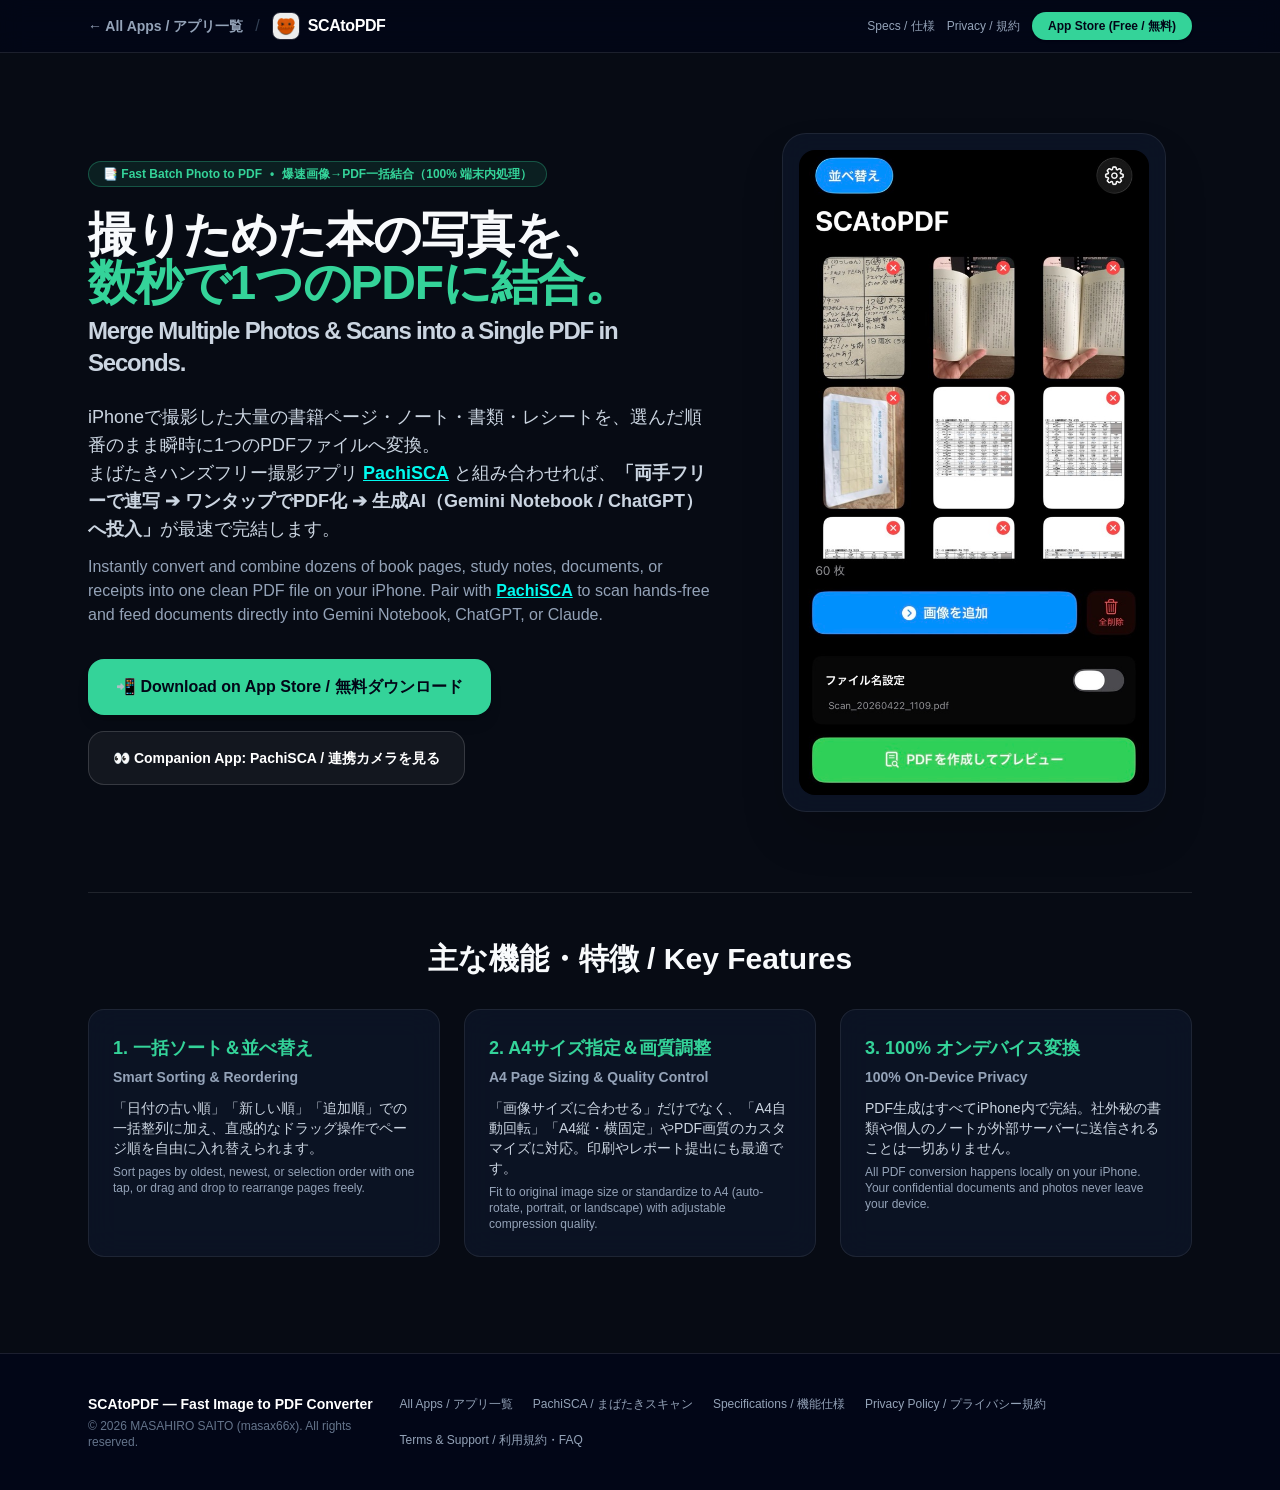
<file: scatopdf/index.html>
<!DOCTYPE html>
<html lang="ja" class="scroll-smooth">
<head>
    <meta charset="UTF-8">
    <meta name="viewport" content="width=device-width, initial-scale=1.0">
    <title>SCAtoPDF | 大量の写真・スキャン画像を数秒で1つのPDFに一括変換・結合 — 無料iOSアプリ</title>
    <meta name="description" content="iPhoneで撮影した複数の本・ノート・書類の写真を、選んだ順番のまま数秒で1つのPDFに一括変換。まばたきカメラPachiSCAと連携し、生成AI（Gemini Notebook / ChatGPT）への資料取り込みや非破壊自炊・レポート提出を最速化。">
    <link rel="canonical" href="https://masax66x-dev.github.io/scatopdf/">

    <!-- iOS Safari Smart App Banner -->
    <meta name="apple-itunes-app" content="app-id=6759510153">

    <!-- Open Graph / Twitter Card -->
    <meta property="og:type" content="website">
    <meta property="og:title" content="SCAtoPDF — 複数の写真を数秒で1つのPDFに一括変換・結合">
    <meta property="og:description" content="60枚以上のスキャン画像もワンタップでPDF化！一括ソート・A4サイズ指定・ファイル名変更に対応。PachiSCAとの連携で生成AIへの資料取り込みが爆速で完結する無料iPhoneアプリ。">
    <meta property="og:url" content="https://masax66x-dev.github.io/scatopdf/">
    <meta property="og:image" content="https://masax66x-dev.github.io/assets/scatopdf_demo.jpg">
    <meta name="twitter:card" content="summary_large_image">

    <link rel="alternate" type="text/markdown" title="SCAtoPDF Specification (Markdown)" href="spec.md">
    <link rel="privacy-policy" href="privacy.md">
    <link rel="terms-of-service" href="terms.md">

    <style>
        body { font-family: -apple-system, BlinkMacSystemFont, "Segoe UI", Roboto, "Hiragino Sans", "Hiragino Kaku Gothic ProN", "Yu Gothic", Meiryo, sans-serif; background-color: #070b14; color: #f8fafc; }
        .glass-card { background: rgba(15, 23, 42, 0.72); border: 1px solid rgba(255, 255, 255, 0.08); backdrop-filter: blur(16px); }
    </style>

    <script type="application/ld+json">
    {
      "@context": "https://schema.org",
      "@type": "SoftwareApplication",
      "name": "SCAtoPDF",
      "operatingSystem": "iOS 26.0 or later",
      "applicationCategory": "UtilitiesApplication",
      "url": "https://masax66x-dev.github.io/scatopdf/",
      "downloadUrl": "https://apps.apple.com/app/scatopdf/id6759510153",
      "screenshot": "https://masax66x-dev.github.io/assets/scatopdf_demo.jpg",
      "offers": { "@type": "Offer", "price": "0", "priceCurrency": "JPY" },
      "author": { "@type": "Person", "name": "MASAHIRO SAITO", "url": "https://masax66x-dev.github.io/" },
      "description": "複数の写真やスキャン画像を、選んだ順番のまま数秒で1つのPDFに一括変換・結合できる無料iOSアプリ。一括ソート・A4サイズ指定・PachiSCA連携に対応。",
      "featureList": [
        "複数画像（数十〜100枚以上）の高速一括PDF変換・結合",
        "日付順・追加順の一括ソートおよびドラッグ並べ替え",
        "ページサイズ設定（画像に合わせる / A4自動回転 / A4縦・横固定）とPDF画質調整",
        "カスタムファイル名設定とアプリ内PDFプレビュー",
        "100%オンデバイス処理（写真の外部サーバー送信ゼロ）"
      ]
    }
    </script>
    <link rel="stylesheet" href="../assets/tailwind.css">
</head>
<body class="antialiased selection:bg-emerald-400 selection:text-slate-950">

    <header class="sticky top-0 z-50 border-b border-white/10 bg-slate-950/80 backdrop-blur-md">
        <div class="mx-auto flex max-w-6xl items-center justify-between px-4 py-3 sm:px-6">
            <div class="flex items-center gap-3">
                <a href="../index.html" class="text-sm font-semibold text-slate-400 hover:text-white transition">← All Apps / アプリ一覧</a>
                <span class="text-slate-700">/</span>
                <div class="flex items-center gap-2">
                    <img src="../assets/scatopdf.jpg" alt="SCAtoPDF Icon" class="h-7 w-7 rounded-lg border border-white/15">
                    <span class="font-extrabold tracking-tight text-white">SCAtoPDF</span>
                </div>
            </div>
            <div class="flex items-center gap-3">
                <a href="spec.md" class="hidden sm:inline-block text-xs font-medium text-slate-400 hover:text-emerald-300 transition">Specs / 仕様</a>
                <a href="privacy.md" class="hidden sm:inline-block text-xs font-medium text-slate-400 hover:text-emerald-300 transition">Privacy / 規約</a>
                <a href="https://apps.apple.com/app/scatopdf/id6759510153" target="_blank" rel="noopener" class="rounded-full bg-emerald-400 px-4 py-1.5 text-xs font-extrabold text-slate-950 shadow hover:bg-emerald-300 transition">
                    App Store (Free / 無料)
                </a>
            </div>
        </div>
    </header>

    <main class="mx-auto max-w-6xl px-4 sm:px-6">
        <section class="py-12 md:py-20">
            <div class="grid items-center gap-10 lg:grid-cols-12">
                <div class="lg:col-span-7 space-y-6">
                    <div class="inline-flex items-center gap-2 rounded-full border border-emerald-400/30 bg-emerald-400/10 px-3.5 py-1 text-xs font-bold text-emerald-400">
                        <span>📑 Fast Batch Photo to PDF</span>
                        <span>•</span>
                        <span>爆速画像→PDF一括結合（100% 端末内処理）</span>
                    </div>

                    <h1 class="text-3xl font-black leading-tight tracking-tight sm:text-5xl">
                        撮りためた本の写真を、<br>
                        <span class="text-emerald-400">数秒で1つのPDFに結合。</span>
                        <span class="block mt-2 text-xl sm:text-2xl font-bold text-slate-300">Merge Multiple Photos & Scans into a Single PDF in Seconds.</span>
                    </h1>

                    <div class="space-y-3 text-base leading-relaxed text-slate-300 sm:text-lg">
                        <p>
                            iPhoneで撮影した大量の書籍ページ・ノート・書類・レシートを、選んだ順番のまま瞬時に1つのPDFファイルへ変換。<br>
                            まばたきハンズフリー撮影アプリ <strong><a href="../pachisca/" class="text-[#00FAEF] underline">PachiSCA</a></strong> と組み合わせれば、<strong>「両手フリーで連写 ➔ ワンタップでPDF化 ➔ 生成AI（Gemini Notebook / ChatGPT）へ投入」</strong>が最速で完結します。
                        </p>
                        <p class="text-sm sm:text-base text-slate-400">
                            Instantly convert and combine dozens of book pages, study notes, documents, or receipts into one clean PDF file on your iPhone. Pair with <strong><a href="../pachisca/" class="text-[#00FAEF] underline">PachiSCA</a></strong> to scan hands-free and feed documents directly into Gemini Notebook, ChatGPT, or Claude.
                        </p>
                    </div>

                    <div class="flex flex-wrap items-center gap-4 pt-2">
                        <a href="https://apps.apple.com/app/scatopdf/id6759510153" target="_blank" rel="noopener" class="inline-flex items-center gap-2 rounded-2xl bg-emerald-400 px-7 py-4 text-base font-black text-slate-950 shadow-lg transition hover:scale-[1.02] hover:bg-emerald-300">
                            <span>📲 Download on App Store / 無料ダウンロード</span>
                        </a>
                        <a href="../pachisca/" class="inline-flex items-center gap-2 rounded-2xl border border-white/15 bg-white/5 px-6 py-4 text-sm font-bold text-white transition hover:bg-white/10">
                            <span>👀 Companion App: PachiSCA / 連携カメラを見る</span>
                        </a>
                    </div>
                </div>

                <div class="lg:col-span-5">
                    <div class="glass-card mx-auto max-w-sm overflow-hidden rounded-3xl p-4 shadow-2xl">
                        <img src="../assets/scatopdf_demo.jpg" alt="SCAtoPDFのアプリ画面（60枚の画像を一括PDF変換） / Merging 60 images into one PDF" class="w-full rounded-2xl object-cover">
                    </div>
                </div>
            </div>
        </section>

        <!-- Features -->
        <section class="py-12 border-t border-white/10">
            <h2 class="text-2xl font-black sm:text-3xl mb-8 text-center">主な機能・特徴 / Key Features</h2>
            <div class="grid gap-6 md:grid-cols-3">
                <div class="glass-card rounded-2xl p-6">
                    <h3 class="text-lg font-bold text-emerald-400">1. 一括ソート＆並べ替え<br><span class="text-sm font-semibold text-slate-400">Smart Sorting & Reordering</span></h3>
                    <p class="mt-2 text-sm text-slate-300">「日付の古い順」「新しい順」「追加順」での一括整列に加え、直感的なドラッグ操作でページ順を自由に入れ替えられます。<br><span class="block mt-1.5 text-xs text-slate-400">Sort pages by oldest, newest, or selection order with one tap, or drag and drop to rearrange pages freely.</span></p>
                </div>
                <div class="glass-card rounded-2xl p-6">
                    <h3 class="text-lg font-bold text-emerald-400">2. A4サイズ指定＆画質調整<br><span class="text-sm font-semibold text-slate-400">A4 Page Sizing & Quality Control</span></h3>
                    <p class="mt-2 text-sm text-slate-300">「画像サイズに合わせる」だけでなく、「A4自動回転」「A4縦・横固定」やPDF画質のカスタマイズに対応。印刷やレポート提出にも最適です。<br><span class="block mt-1.5 text-xs text-slate-400">Fit to original image size or standardize to A4 (auto-rotate, portrait, or landscape) with adjustable compression quality.</span></p>
                </div>
                <div class="glass-card rounded-2xl p-6">
                    <h3 class="text-lg font-bold text-emerald-400">3. 100% オンデバイス変換<br><span class="text-sm font-semibold text-slate-400">100% On-Device Privacy</span></h3>
                    <p class="mt-2 text-sm text-slate-300">PDF生成はすべてiPhone内で完結。社外秘の書類や個人のノートが外部サーバーに送信されることは一切ありません。<br><span class="block mt-1.5 text-xs text-slate-400">All PDF conversion happens locally on your iPhone. Your confidential documents and photos never leave your device.</span></p>
                </div>
            </div>
        </section>
    </main>

    <footer class="border-t border-white/10 bg-slate-950 py-10 text-sm text-slate-400 mt-12">
        <div class="mx-auto max-w-6xl px-4 sm:px-6 flex flex-col sm:flex-row items-center justify-between gap-4">
            <div>
                <p class="font-bold text-white">SCAtoPDF — Fast Image to PDF Converter</p>
                <p class="text-xs text-slate-500 mt-1">© 2026 MASAHIRO SAITO (masax66x). All rights reserved.</p>
            </div>
            <div class="flex flex-wrap gap-5 text-xs font-medium">
                <a href="../index.html" class="hover:text-white transition">All Apps / アプリ一覧</a>
                <a href="../pachisca/" class="hover:text-[#00FAEF] transition">PachiSCA / まばたきスキャン</a>
                <a href="spec.md" class="hover:text-emerald-400 transition">Specifications / 機能仕様</a>
                <a href="privacy.md" class="hover:text-emerald-400 transition">Privacy Policy / プライバシー規約</a>
                <a href="terms.md" class="hover:text-emerald-400 transition">Terms & Support / 利用規約・FAQ</a>
            </div>
        </div>
    </footer>
</body>
</html>
</file>
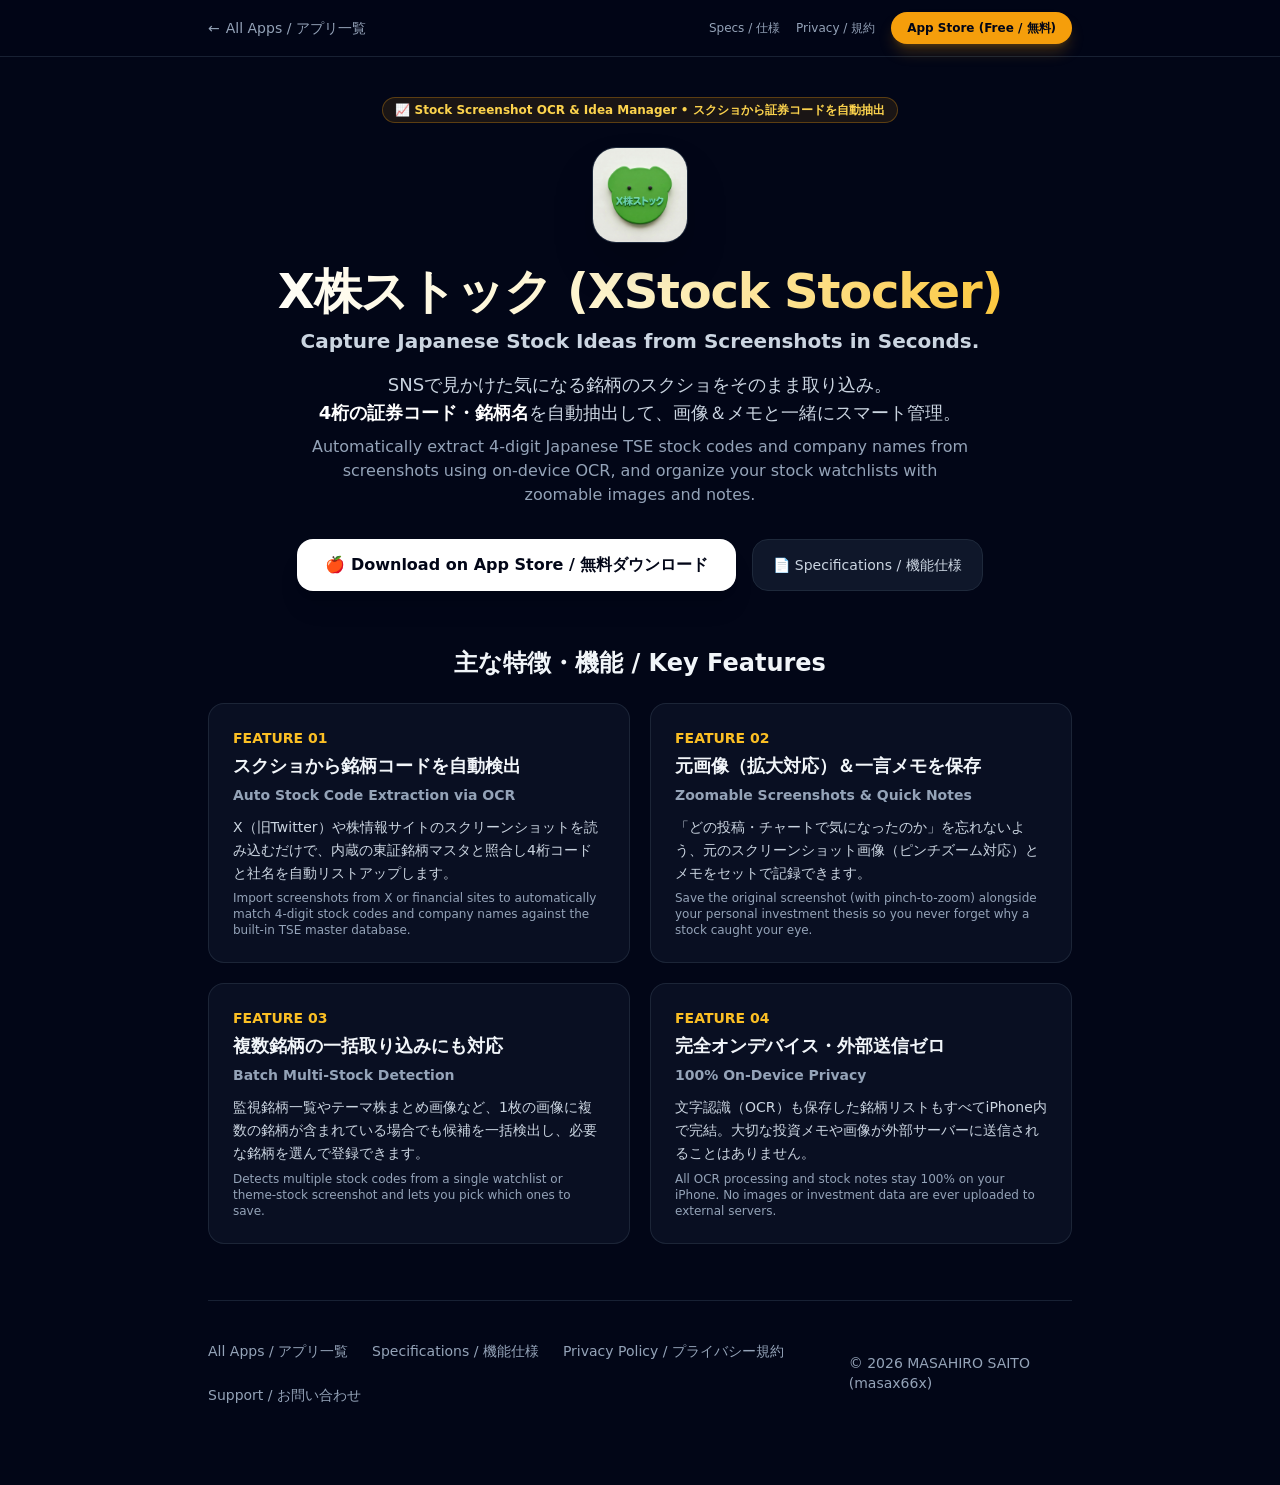
<file: xstock/index.html>
<!DOCTYPE html>
<html lang="ja" class="scroll-smooth">
<head>
    <meta charset="UTF-8">
    <meta name="viewport" content="width=device-width, initial-scale=1.0">
    <title>X株ストック - スクショから日本株の銘柄コードを自動抽出・メモ管理 | iOSアプリ</title>
    <meta name="description" content="SNSやWebで気になった日本株のスクリーンショットから、4桁の証券コードと銘柄名を自動抽出してストック管理できるiOSアプリ。">
    <meta name="keywords" content="X株ストック,日本株,銘柄管理,株メモ,スクショ,証券コード,OCR,個人投資家,iOSアプリ,masax66x">
    <link rel="canonical" href="https://masax66x-dev.github.io/xstock/">

    <!-- iOS Smart App Banner -->
    <meta name="apple-itunes-app" content="app-id=6757352103">

    <!-- OGP -->
    <meta property="og:title" content="X株ストック - スクショから日本株の銘柄コードを自動抽出・メモ管理">
    <meta property="og:description" content="SNSで見かけた気になる日本株のスクショから4桁の証券コード・企業名を自動検出。画像と一言メモをセットで素早くストック！">
    <meta property="og:type" content="website">
    <meta property="og:url" content="https://masax66x-dev.github.io/xstock/">
    <meta property="og:image" content="https://masax66x-dev.github.io/assets/xstock.jpg">
    <meta name="twitter:card" content="summary">
    <meta name="twitter:site" content="@masax66x">


    <!-- Structured Data (JSON-LD) for GEO / SEO -->
    <script type="application/ld+json">
    {
      "@context": "https://schema.org",
      "@type": "SoftwareApplication",
      "name": "X株ストック",
      "operatingSystem": "iOS",
      "applicationCategory": "FinanceApplication",
      "offers": {
        "@type": "Offer",
        "price": "0",
        "priceCurrency": "JPY"
      },
      "installUrl": "https://apps.apple.com/jp/app/id6757352103",
      "description": "スクリーンショットや画像からオンデバイスOCRで日本株の4桁証券コードと企業名を自動抽出し、画像と一言メモを紐づけて管理できる個人投資家向けiOSアプリ。",
      "featureList": [
        "スクリーンショットからの4桁証券コード・企業名自動抽出（オンデバイスOCR）",
        "東証上場銘柄マスタ内蔵による高精度マッチング",
        "ピンチズーム対応のスクリーンショット画像添付と一言メモ管理",
        "完全オンデバイス保存による高いプライバシー保護"
      ],
      "author": {
        "@type": "Person",
        "name": "MASAHIRO SAITO",
        "url": "https://masax66x-dev.github.io/"
      }
    }
    </script>
    <link rel="stylesheet" href="../assets/tailwind.css">
</head>
<body class="bg-slate-950 text-slate-100 font-sans antialiased selection:bg-amber-500 selection:text-white">

    <!-- Header -->
    <header class="sticky top-0 z-50 backdrop-blur-md bg-slate-950/80 border-b border-slate-800/80">
        <div class="max-w-4xl mx-auto px-4 py-3 flex items-center justify-between">
            <a href="../" class="text-sm font-medium text-slate-400 hover:text-white transition flex items-center gap-1.5">
                <span>←</span> <span>All Apps / アプリ一覧</span>
            </a>
            <div class="flex items-center gap-4">
                <a href="./spec.md" class="hidden sm:inline-block text-xs font-medium text-slate-400 hover:text-amber-300 transition">Specs / 仕様</a>
                <a href="./privacy.md" class="hidden sm:inline-block text-xs font-medium text-slate-400 hover:text-amber-300 transition">Privacy / 規約</a>
                <a href="https://apps.apple.com/jp/app/id6757352103" target="_blank" rel="noopener"
                   class="bg-amber-500 hover:bg-amber-400 text-slate-950 text-xs font-bold px-4 py-2 rounded-full transition shadow-lg shadow-amber-500/25">
                    App Store (Free / 無料)
                </a>
            </div>
        </div>
    </header>

    <main class="max-w-4xl mx-auto px-4 pt-10 pb-20">
        <!-- Hero -->
        <section class="text-center mb-14">
            <div class="inline-flex items-center gap-2 px-3 py-1 rounded-full bg-amber-500/10 border border-amber-500/30 text-amber-300 text-xs font-semibold mb-6">
                <span>📈 Stock Screenshot OCR & Idea Manager • スクショから証券コードを自動抽出</span>
            </div>
            <div class="flex justify-center mb-6">
                <img src="../assets/xstock.jpg" alt="X株ストック アプリアイコン" class="w-24 h-24 rounded-3xl shadow-2xl border border-slate-800">
            </div>
            <h1 class="text-3xl sm:text-5xl font-extrabold tracking-tight mb-3 bg-gradient-to-r from-white via-amber-100 to-amber-400 bg-clip-text text-transparent">
                X株ストック (XStock Stocker)
            </h1>
            <p class="text-base sm:text-xl font-bold text-slate-300 mb-4">
                Capture Japanese Stock Ideas from Screenshots in Seconds.
            </p>
            <div class="text-base sm:text-lg text-slate-300 max-w-2xl mx-auto leading-relaxed mb-8 space-y-2">
                <p>
                    SNSで見かけた気になる銘柄のスクショをそのまま取り込み。<br class="hidden sm:inline">
                    <strong class="text-white">4桁の証券コード・銘柄名</strong>を自動抽出して、画像＆メモと一緒にスマート管理。
                </p>
                <p class="text-sm sm:text-base text-slate-400">
                    Automatically extract 4-digit Japanese TSE stock codes and company names from screenshots using on-device OCR, and organize your stock watchlists with zoomable images and notes.
                </p>
            </div>
            <div class="flex flex-wrap justify-center gap-4">
                <a href="https://apps.apple.com/jp/app/id6757352103" target="_blank" rel="noopener"
                   class="inline-flex items-center gap-2 bg-white text-slate-950 hover:bg-slate-200 font-bold px-7 py-3.5 rounded-2xl transition shadow-xl text-base">
                    <span>🍎 Download on App Store / 無料ダウンロード</span>
                </a>
                <a href="./spec.md" class="inline-flex items-center gap-2 bg-slate-900 hover:bg-slate-800 text-slate-300 border border-slate-800 font-medium px-5 py-3.5 rounded-2xl transition text-sm">
                    <span>📄 Specifications / 機能仕様</span>
                </a>
            </div>
        </section>

        <!-- Key Features -->
        <section class="mb-14">
            <h2 class="text-2xl font-bold mb-6 text-center">主な特徴・機能 / Key Features</h2>
            <div class="grid sm:grid-cols-2 gap-5">
                <div class="bg-slate-900/60 border border-slate-800/90 rounded-2xl p-6">
                    <div class="text-amber-400 font-bold text-sm mb-1">FEATURE 01</div>
                    <h3 class="text-lg font-bold mb-2">スクショから銘柄コードを自動検出<br><span class="text-sm font-semibold text-slate-400">Auto Stock Code Extraction via OCR</span></h3>
                    <p class="text-sm text-slate-300 leading-relaxed">
                        X（旧Twitter）や株情報サイトのスクリーンショットを読み込むだけで、内蔵の東証銘柄マスタと照合し4桁コードと社名を自動リストアップします。<br>
                        <span class="block mt-1.5 text-xs text-slate-400">Import screenshots from X or financial sites to automatically match 4-digit stock codes and company names against the built-in TSE master database.</span>
                    </p>
                </div>
                <div class="bg-slate-900/60 border border-slate-800/90 rounded-2xl p-6">
                    <div class="text-amber-400 font-bold text-sm mb-1">FEATURE 02</div>
                    <h3 class="text-lg font-bold mb-2">元画像（拡大対応）＆一言メモを保存<br><span class="text-sm font-semibold text-slate-400">Zoomable Screenshots & Quick Notes</span></h3>
                    <p class="text-sm text-slate-300 leading-relaxed">
                        「どの投稿・チャートで気になったのか」を忘れないよう、元のスクリーンショット画像（ピンチズーム対応）とメモをセットで記録できます。<br>
                        <span class="block mt-1.5 text-xs text-slate-400">Save the original screenshot (with pinch-to-zoom) alongside your personal investment thesis so you never forget why a stock caught your eye.</span>
                    </p>
                </div>
                <div class="bg-slate-900/60 border border-slate-800/90 rounded-2xl p-6">
                    <div class="text-amber-400 font-bold text-sm mb-1">FEATURE 03</div>
                    <h3 class="text-lg font-bold mb-2">複数銘柄の一括取り込みにも対応<br><span class="text-sm font-semibold text-slate-400">Batch Multi-Stock Detection</span></h3>
                    <p class="text-sm text-slate-300 leading-relaxed">
                        監視銘柄一覧やテーマ株まとめ画像など、1枚の画像に複数の銘柄が含まれている場合でも候補を一括検出し、必要な銘柄を選んで登録できます。<br>
                        <span class="block mt-1.5 text-xs text-slate-400">Detects multiple stock codes from a single watchlist or theme-stock screenshot and lets you pick which ones to save.</span>
                    </p>
                </div>
                <div class="bg-slate-900/60 border border-slate-800/90 rounded-2xl p-6">
                    <div class="text-amber-400 font-bold text-sm mb-1">FEATURE 04</div>
                    <h3 class="text-lg font-bold mb-2">完全オンデバイス・外部送信ゼロ<br><span class="text-sm font-semibold text-slate-400">100% On-Device Privacy</span></h3>
                    <p class="text-sm text-slate-300 leading-relaxed">
                        文字認識（OCR）も保存した銘柄リストもすべてiPhone内で完結。大切な投資メモや画像が外部サーバーに送信されることはありません。<br>
                        <span class="block mt-1.5 text-xs text-slate-400">All OCR processing and stock notes stay 100% on your iPhone. No images or investment data are ever uploaded to external servers.</span>
                    </p>
                </div>
            </div>
        </section>

        <!-- Links / Support -->
        <section class="border-t border-slate-800/80 pt-10 flex flex-col sm:flex-row items-center justify-between gap-4 text-sm text-slate-400">
            <div class="flex flex-wrap gap-6">
                <a href="../" class="hover:text-white transition">All Apps / アプリ一覧</a>
                <a href="./spec.md" class="hover:text-white transition">Specifications / 機能仕様</a>
                <a href="./privacy.md" class="hover:text-white transition">Privacy Policy / プライバシー規約</a>
                <a href="https://github.com/masax66x-dev/masax66x-dev.github.io/issues" target="_blank" rel="noopener" class="hover:text-white transition">Support / お問い合わせ</a>
            </div>
            <div>© 2026 MASAHIRO SAITO (masax66x)</div>
        </section>
    </main>
</body>
</html>
</file>
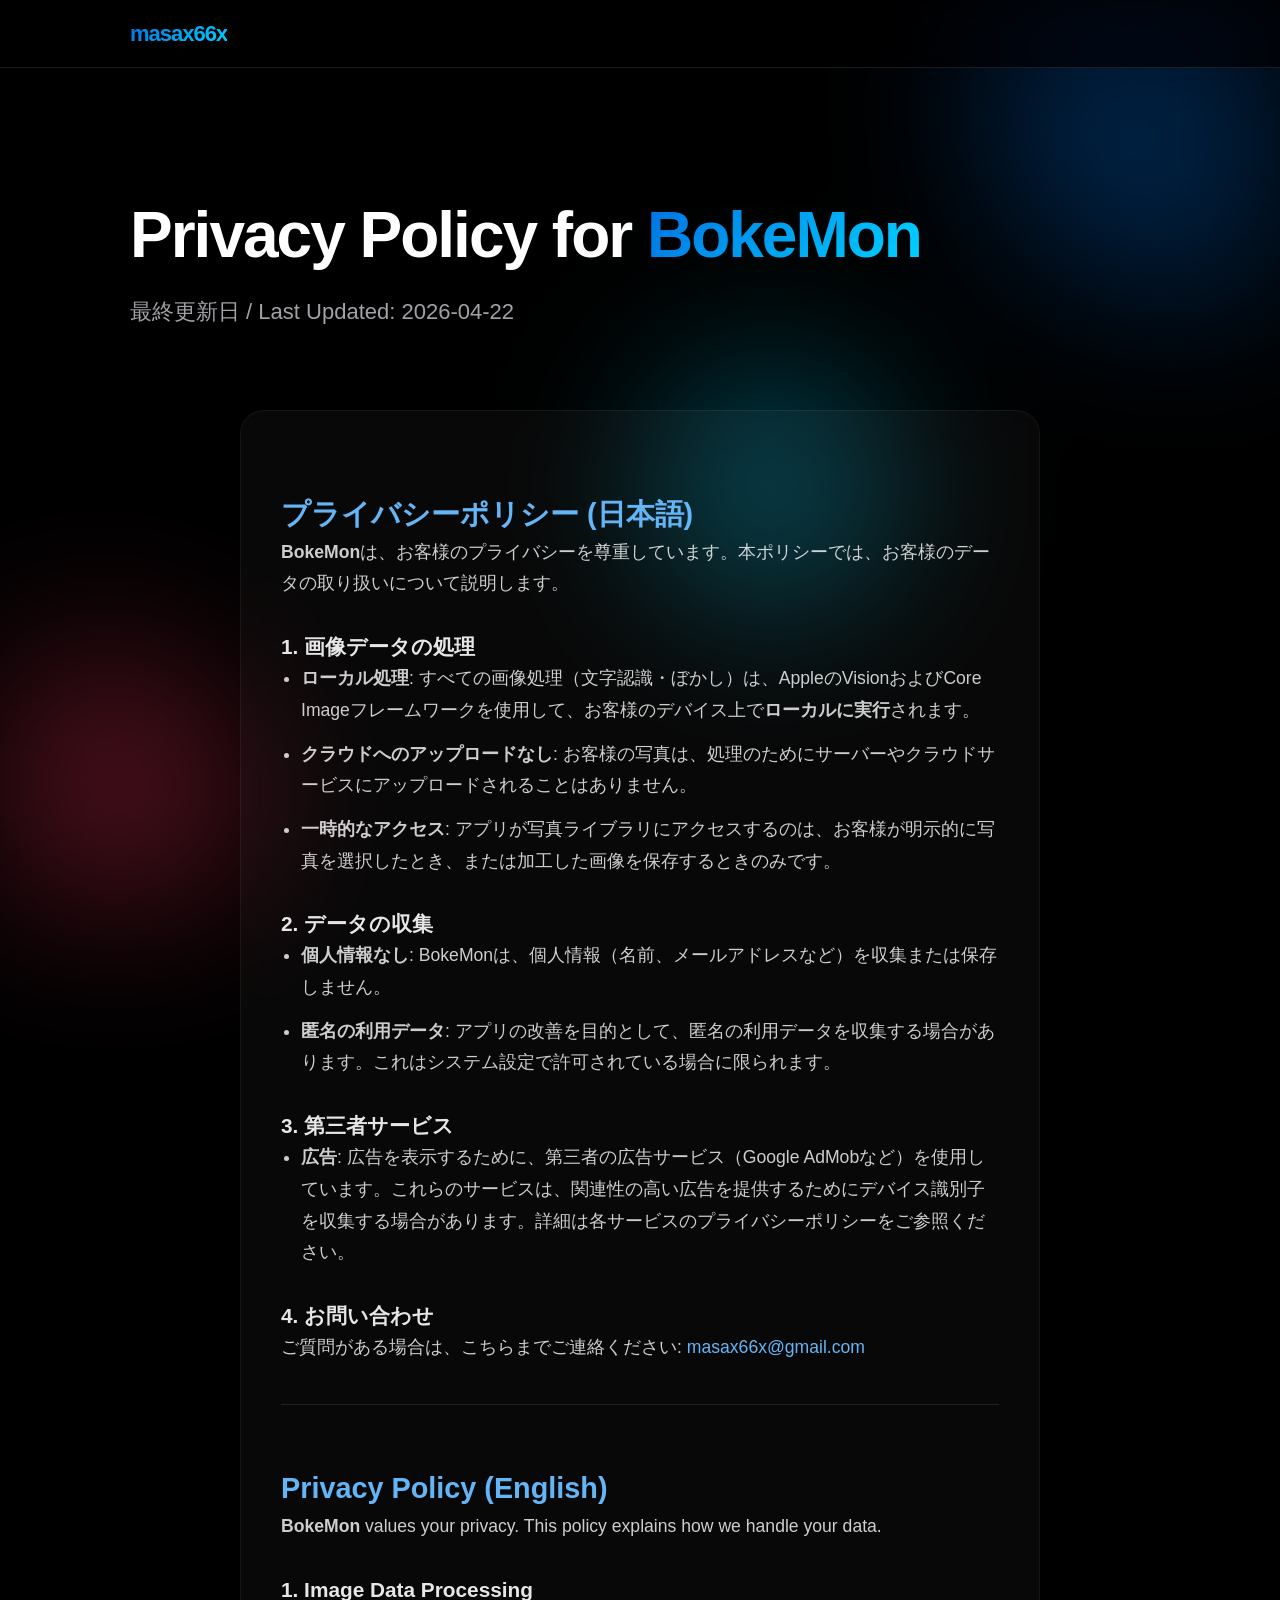
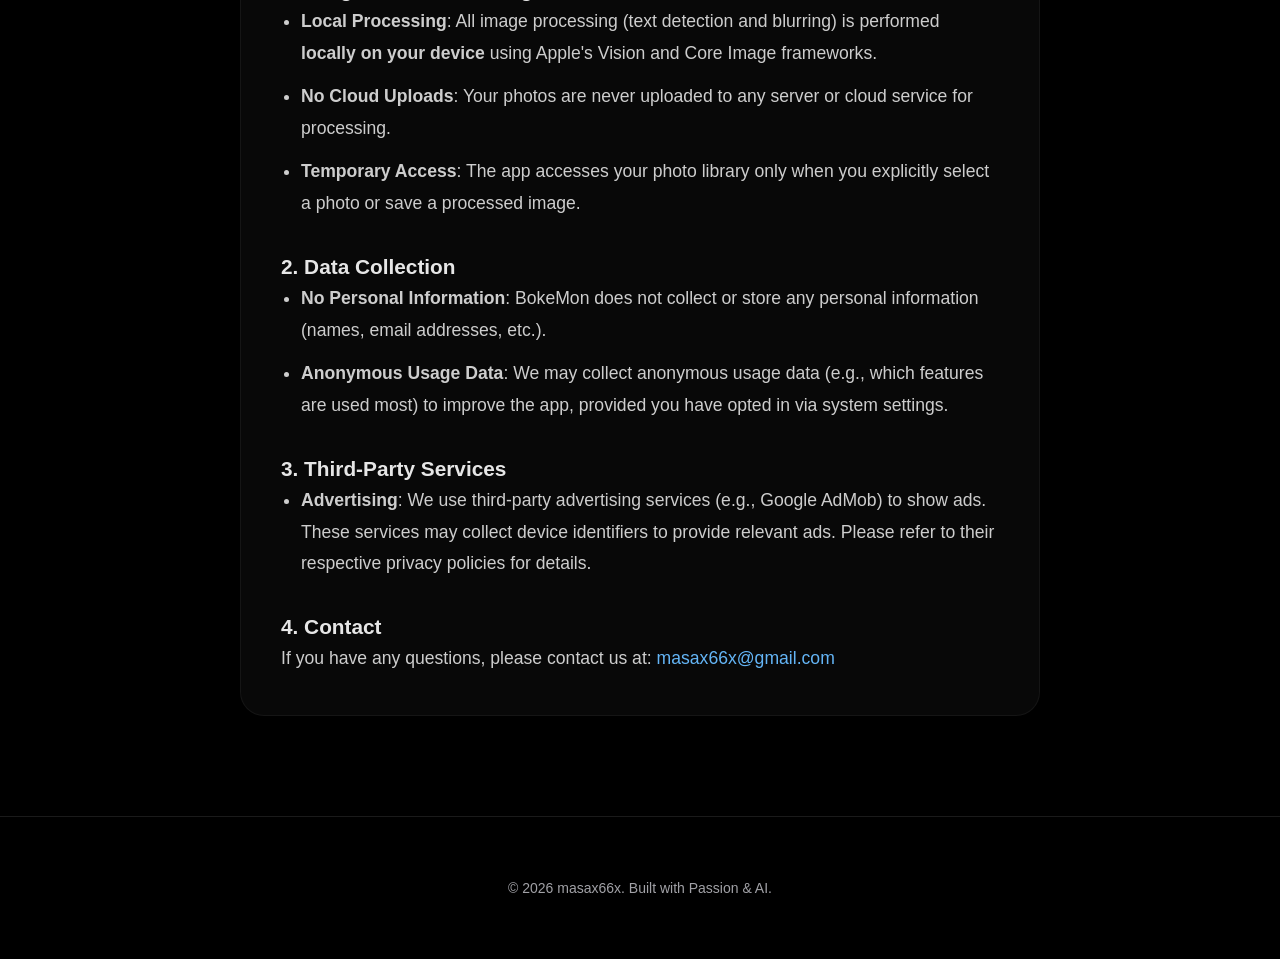
<file: bokemon.html>
<!DOCTYPE html>
<html lang="ja">
<head>
    <meta charset="UTF-8">
    <meta name="viewport" content="width=device-width, initial-scale=1.0">
    <title>BokeMon (ボケモン) - AI顔・文字自動検出モザイク＆ぼかし加工アプリ | Support & Privacy</title>
    <meta name="description" content="オンデバイスAIが写真内の顔やテキスト（個人情報・ナンバープレート等）を自動検出し、ワンタップでぼかし加工できるiOSアプリ「BokeMon」のサポート＆プライバシーポリシー。">
    <link rel="canonical" href="https://masax66x-dev.github.io/bokemon.html">
    <meta name="apple-itunes-app" content="app-id=6764519480">
    <meta property="og:title" content="BokeMon - AI顔・文字自動検出モザイク＆ぼかし加工アプリ">
    <meta property="og:description" content="写真内の顔や文字をAIが自動検出してワンタップでぼかし保護。完全オンデバイス処理で安心のiOSプライバシー加工アプリ。">
    <meta property="og:type" content="website">
    <meta property="og:url" content="https://masax66x-dev.github.io/bokemon.html">
    <meta property="og:image" content="https://masax66x-dev.github.io/assets/bokemon.jpg">
    <script type="application/ld+json">
    {
      "@context": "https://schema.org",
      "@type": "SoftwareApplication",
      "name": "BokeMon",
      "operatingSystem": "iOS",
      "applicationCategory": "PhotographyApplication",
      "offers": { "@type": "Offer", "price": "0", "priceCurrency": "JPY" },
      "installUrl": "https://apps.apple.com/jp/app/id6764519480",
      "description": "オンデバイスAIで写真内の顔や文字テキストを自動検出し、ワンタップでぼかし・プライバシー保護加工ができるiOSアプリ。",
      "author": { "@type": "Person", "name": "MASAHIRO SAITO", "url": "https://masax66x-dev.github.io/" }
    }
    </script>
    <link rel="stylesheet" href="styles.css">
    <style>
        .policy-container {
            background: rgba(255,255,255,0.03);
            padding: 40px;
            border-radius: 24px;
            border: 1px solid rgba(255,255,255,0.05);
            backdrop-filter: blur(20px);
            max-width: 800px;
            margin: 0 auto;
        }
        .policy-container h2 {
            font-weight: 800;
            margin-top: 40px;
            font-size: 1.8rem;
            color: #fff;
        }
        .policy-container h3 {
            font-weight: 700;
            margin-top: 30px;
            font-size: 1.3rem;
            color: rgba(255,255,255,0.9);
        }
        .policy-container p, .policy-container li {
            color: rgba(255,255,255,0.8);
            font-size: 1.1rem;
            line-height: 1.8;
        }
        .policy-container ul {
            padding-left: 20px;
        }
        .policy-container li {
            margin-bottom: 12px;
        }
        .lang-section {
            padding-bottom: 40px;
            margin-bottom: 60px;
        }
        .lang-section:first-child {
            border-bottom: 1px solid rgba(255,255,255,0.1);
        }
    </style>
</head>
<body>
    <div class="background-blobs">
        <div class="blob blob-1"></div>
        <div class="blob blob-2"></div>
        <div class="blob blob-3"></div>
    </div>

    <nav>
        <div class="nav-content">
            <a href="index.html" class="logo-text" style="text-decoration: none; color: inherit;">masax66x</a>
        </div>
    </nav>

    <main>
        <header class="hero">
            <h1 class="hero-title">Privacy Policy for <span class="gradient-text">BokeMon</span></h1>
            <p class="hero-subtitle">最終更新日 / Last Updated: 2026-04-22</p>
        </header>

        <section class="app-section" style="padding-top: 0;">
            <div class="policy-container">
                <!-- 日本語セクション -->
                <div class="lang-section">
                    <h2 style="color: #64b5f6;">プライバシーポリシー (日本語)</h2>
                    <p><strong>BokeMon</strong>は、お客様のプライバシーを尊重しています。本ポリシーでは、お客様のデータの取り扱いについて説明します。</p>

                    <h3>1. 画像データの処理</h3>
                    <ul>
                        <li><strong>ローカル処理</strong>: すべての画像処理（文字認識・ぼかし）は、AppleのVisionおよびCore Imageフレームワークを使用して、お客様のデバイス上で<strong>ローカルに実行</strong>されます。</li>
                        <li><strong>クラウドへのアップロードなし</strong>: お客様の写真は、処理のためにサーバーやクラウドサービスにアップロードされることはありません。</li>
                        <li><strong>一時的なアクセス</strong>: アプリが写真ライブラリにアクセスするのは、お客様が明示的に写真を選択したとき、または加工した画像を保存するときのみです。</li>
                    </ul>

                    <h3>2. データの収集</h3>
                    <ul>
                        <li><strong>個人情報なし</strong>: BokeMonは、個人情報（名前、メールアドレスなど）を収集または保存しません。</li>
                        <li><strong>匿名の利用データ</strong>: アプリの改善を目的として、匿名の利用データを収集する場合があります。これはシステム設定で許可されている場合に限られます。</li>
                    </ul>

                    <h3>3. 第三者サービス</h3>
                    <ul>
                        <li><strong>広告</strong>: 広告を表示するために、第三者の広告サービス（Google AdMobなど）を使用しています。これらのサービスは、関連性の高い広告を提供するためにデバイス識別子を収集する場合があります。詳細は各サービスのプライバシーポリシーをご参照ください。</li>
                    </ul>

                    <h3>4. お問い合わせ</h3>
                    <p>ご質問がある場合は、こちらまでご連絡ください: <a href="mailto:masax66x@gmail.com" style="color: #64b5f6; text-decoration: none;">masax66x@gmail.com</a></p>
                </div>

                <!-- English Section -->
                <div class="lang-section" style="margin-bottom: 0; padding-bottom: 0;">
                    <h2 style="color: #64b5f6;">Privacy Policy (English)</h2>
                    <p><strong>BokeMon</strong> values your privacy. This policy explains how we handle your data.</p>

                    <h3>1. Image Data Processing</h3>
                    <ul>
                        <li><strong>Local Processing</strong>: All image processing (text detection and blurring) is performed <strong>locally on your device</strong> using Apple's Vision and Core Image frameworks.</li>
                        <li><strong>No Cloud Uploads</strong>: Your photos are never uploaded to any server or cloud service for processing.</li>
                        <li><strong>Temporary Access</strong>: The app accesses your photo library only when you explicitly select a photo or save a processed image.</li>
                    </ul>

                    <h3>2. Data Collection</h3>
                    <ul>
                        <li><strong>No Personal Information</strong>: BokeMon does not collect or store any personal information (names, email addresses, etc.).</li>
                        <li><strong>Anonymous Usage Data</strong>: We may collect anonymous usage data (e.g., which features are used most) to improve the app, provided you have opted in via system settings.</li>
                    </ul>

                    <h3>3. Third-Party Services</h3>
                    <ul>
                        <li><strong>Advertising</strong>: We use third-party advertising services (e.g., Google AdMob) to show ads. These services may collect device identifiers to provide relevant ads. Please refer to their respective privacy policies for details.</li>
                    </ul>

                    <h3>4. Contact</h3>
                    <p>If you have any questions, please contact us at: <a href="mailto:masax66x@gmail.com" style="color: #64b5f6; text-decoration: none;">masax66x@gmail.com</a></p>
                </div>
            </div>
        </section>
    </main>

    <footer>
        <div class="footer-content">
            <p>© 2026 masax66x. Built with Passion &amp; AI.</p>
        </div>
    </footer>
</body>
</html>
</file>
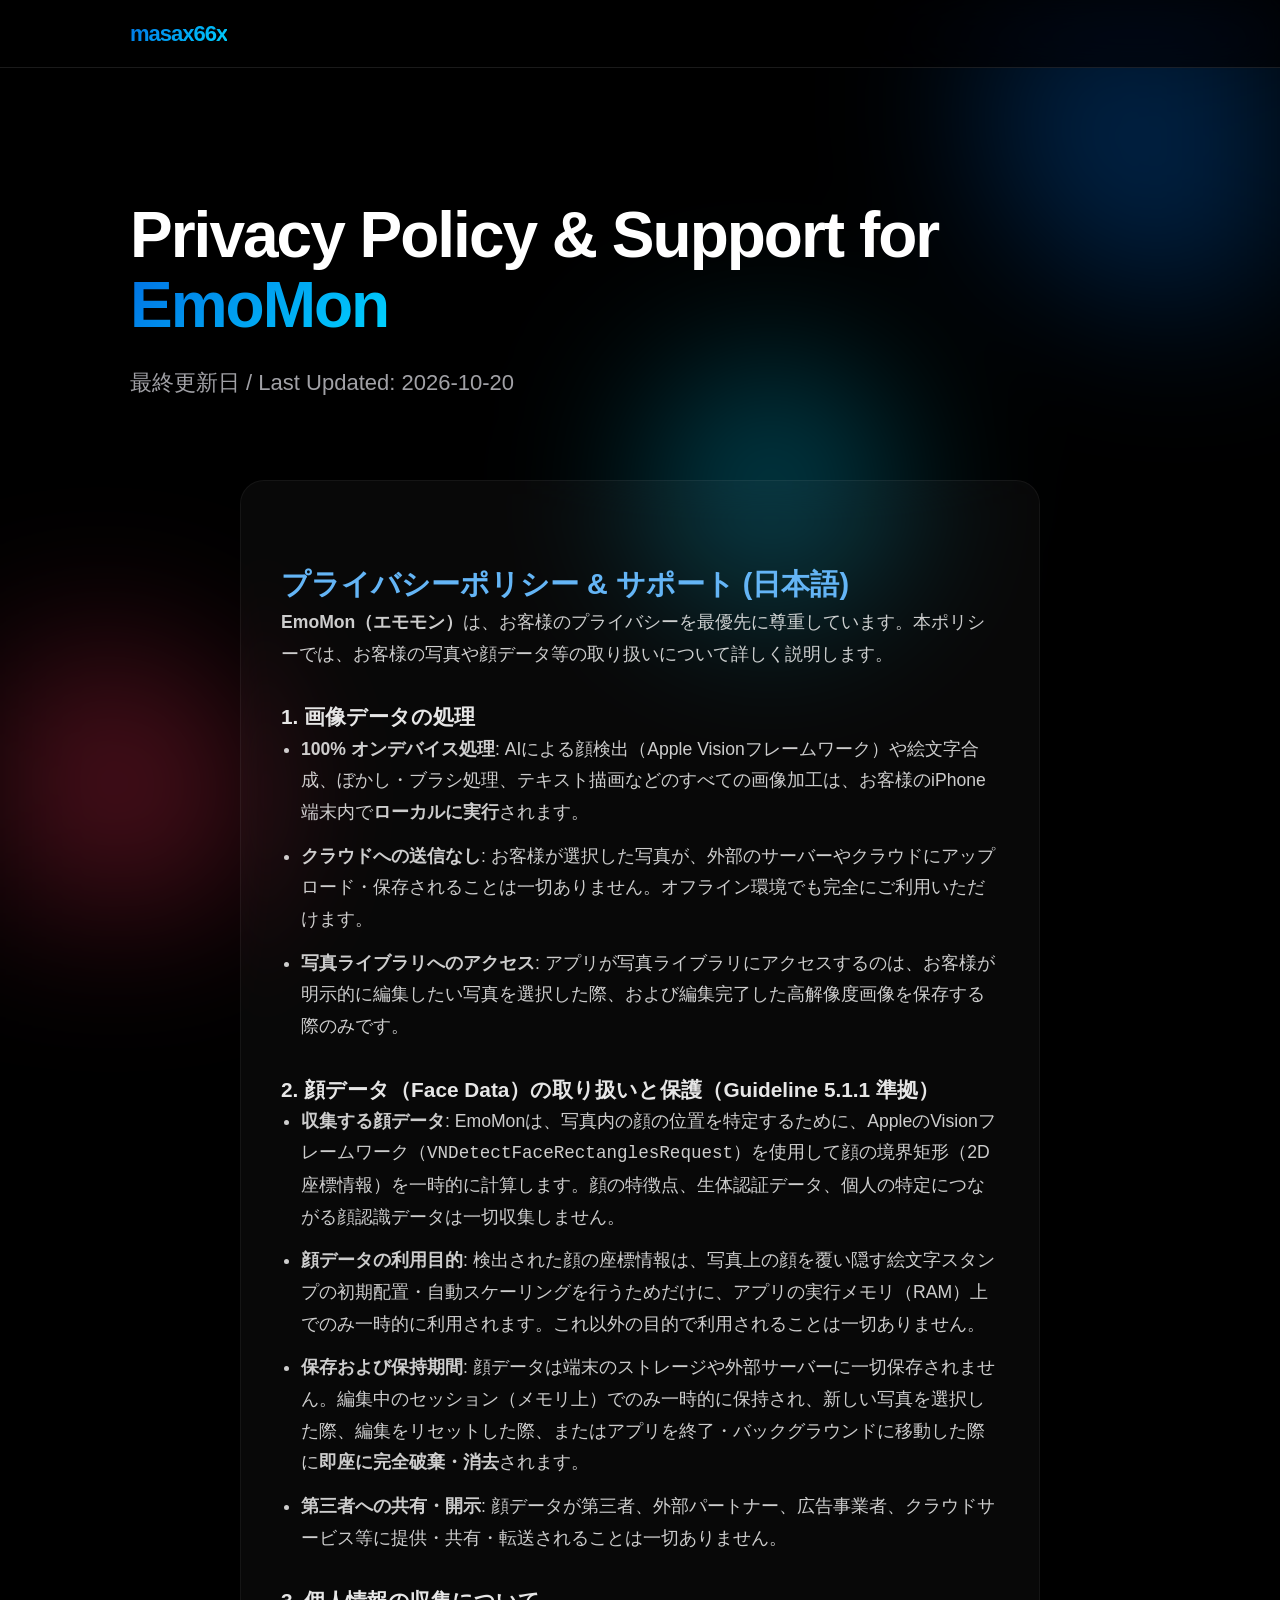
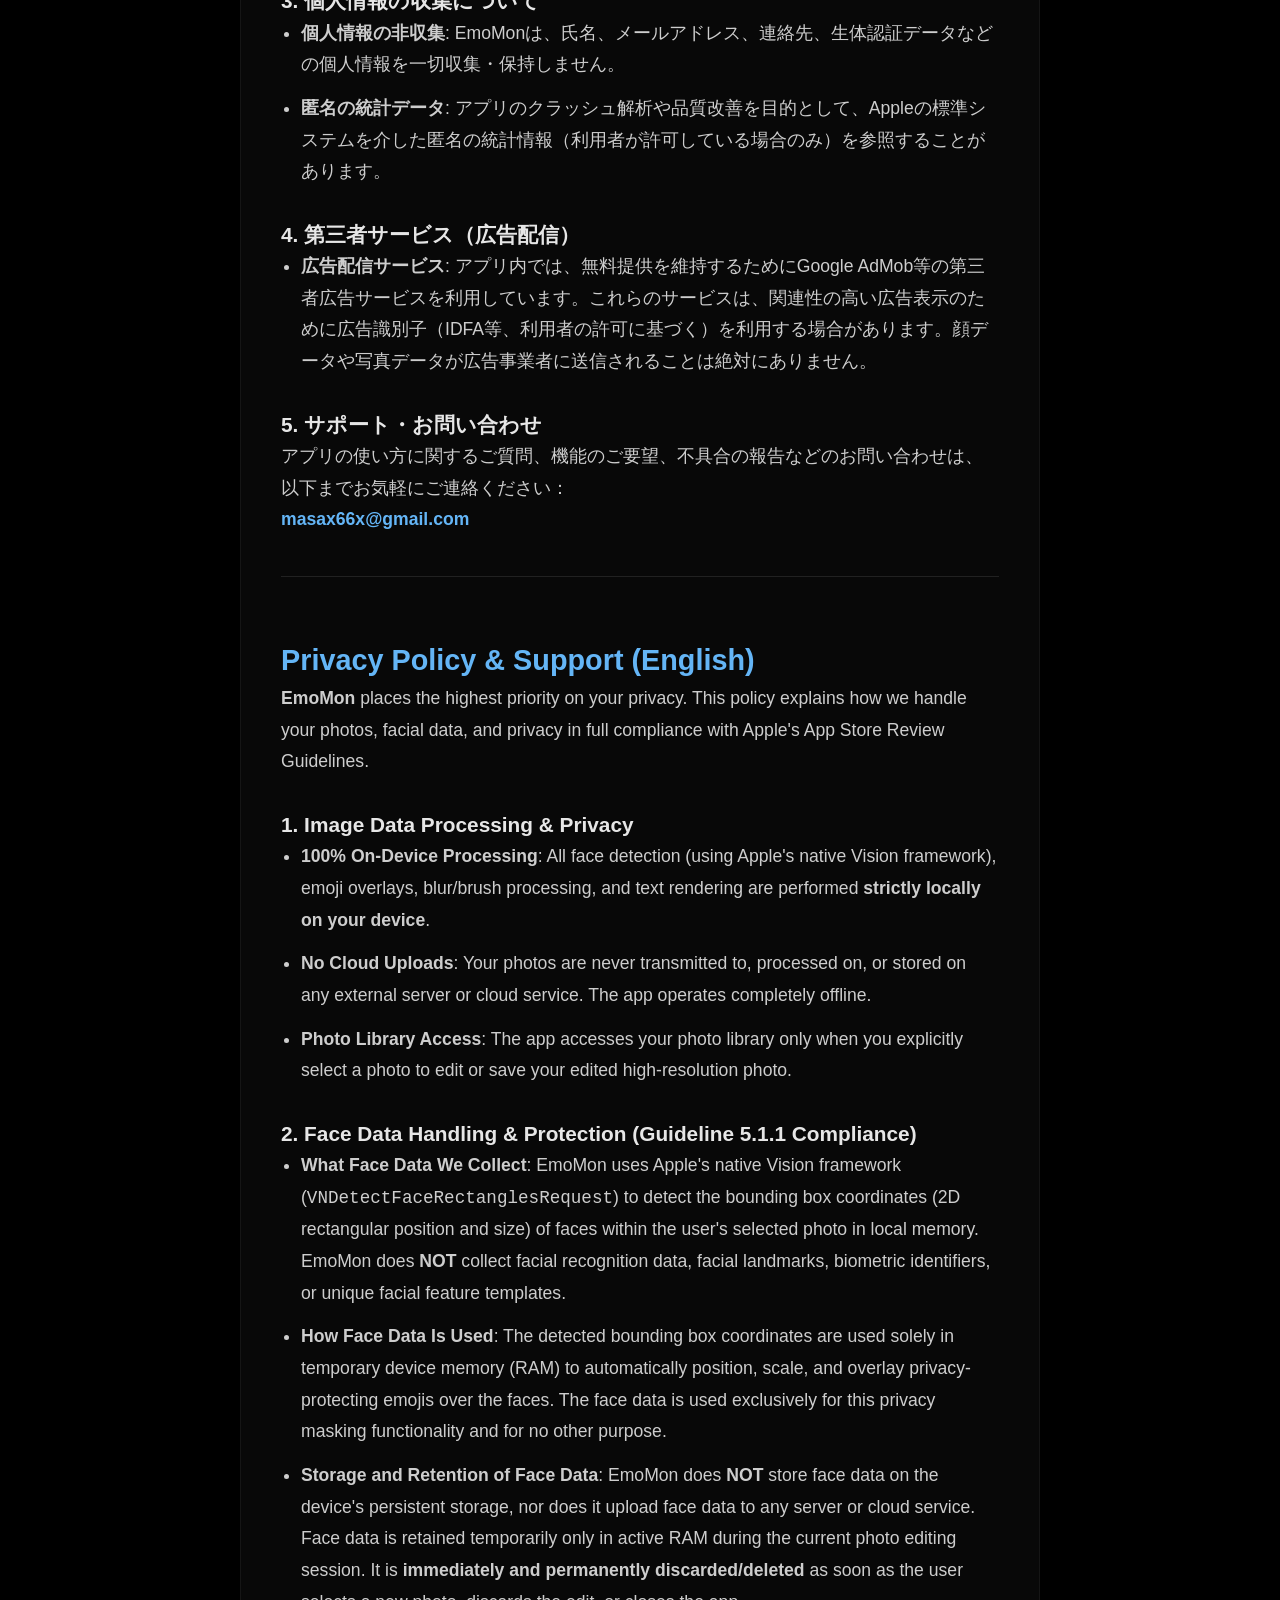
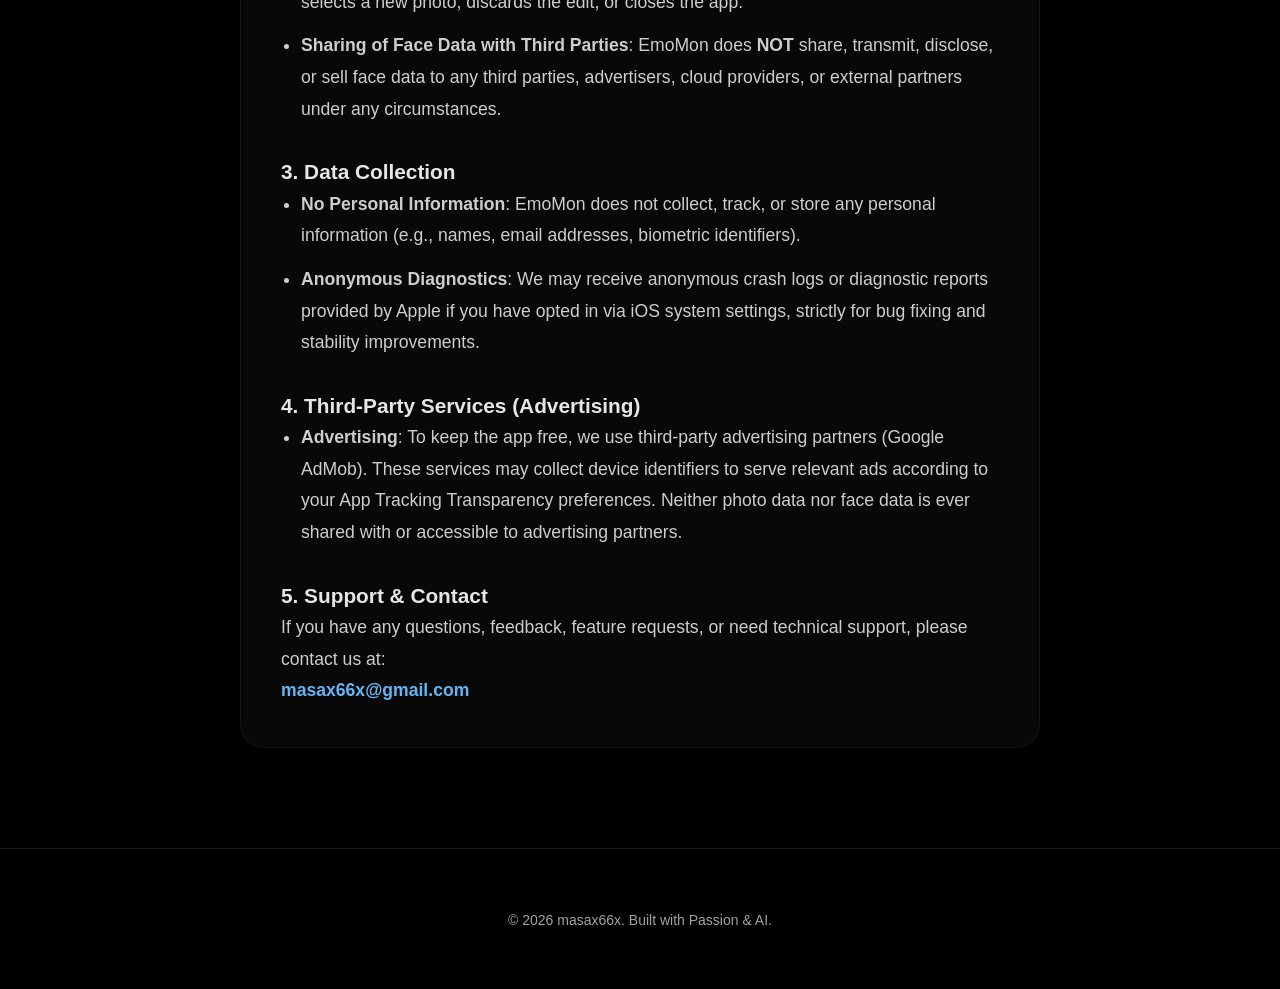
<file: emomon.html>
<!DOCTYPE html>
<html lang="ja">
<head>
    <meta charset="UTF-8">
    <meta name="viewport" content="width=device-width, initial-scale=1.0">
    <title>EmoMon - AI自動顔認識＆絵文字スタンプ顔隠しアプリ | Support & Privacy</title>
    <meta name="description" content="オンデバイスAIが写真内の顔を自動検出し、ワンタップで絵文字スタンプに置き換えてプライバシーを保護するiOSアプリ「EmoMon」のサポート＆プライバシーポリシー。">
    <link rel="canonical" href="https://masax66x-dev.github.io/emomon.html">
    <meta name="apple-itunes-app" content="app-id=6824192437">
    <meta property="og:title" content="EmoMon - AI自動顔認識＆絵文字スタンプ顔隠しアプリ">
    <meta property="og:description" content="AIが写真内の顔を自動検出し、ワンタップで絵文字スタンプに置換してSNS投稿のプライバシーを守るiOSアプリ。">
    <meta property="og:type" content="website">
    <meta property="og:url" content="https://masax66x-dev.github.io/emomon.html">
    <meta property="og:image" content="https://masax66x-dev.github.io/assets/emomon.png">
    <script type="application/ld+json">
    {
      "@context": "https://schema.org",
      "@type": "SoftwareApplication",
      "name": "EmoMon",
      "operatingSystem": "iOS",
      "applicationCategory": "PhotographyApplication",
      "offers": { "@type": "Offer", "price": "0", "priceCurrency": "JPY" },
      "installUrl": "https://apps.apple.com/jp/app/id6824192437",
      "description": "オンデバイスAIで写真内の顔を自動検出し、好きな絵文字スタンプで楽しくプライバシー保護・顔隠しができるiOSアプリ。",
      "author": { "@type": "Person", "name": "MASAHIRO SAITO", "url": "https://masax66x-dev.github.io/" }
    }
    </script>
    <link rel="stylesheet" href="styles.css">
    <style>
        .policy-container {
            background: rgba(255,255,255,0.03);
            padding: 40px;
            border-radius: 24px;
            border: 1px solid rgba(255,255,255,0.05);
            backdrop-filter: blur(20px);
            max-width: 800px;
            margin: 0 auto;
        }
        .policy-container h2 {
            font-weight: 800;
            margin-top: 40px;
            font-size: 1.8rem;
            color: #fff;
        }
        .policy-container h3 {
            font-weight: 700;
            margin-top: 30px;
            font-size: 1.3rem;
            color: rgba(255,255,255,0.9);
        }
        .policy-container p, .policy-container li {
            color: rgba(255,255,255,0.8);
            font-size: 1.1rem;
            line-height: 1.8;
        }
        .policy-container ul {
            padding-left: 20px;
        }
        .policy-container li {
            margin-bottom: 12px;
        }
        .lang-section {
            padding-bottom: 40px;
            margin-bottom: 60px;
        }
        .lang-section:first-child {
            border-bottom: 1px solid rgba(255,255,255,0.1);
        }
    </style>
</head>
<body>
    <div class="background-blobs">
        <div class="blob blob-1"></div>
        <div class="blob blob-2"></div>
        <div class="blob blob-3"></div>
    </div>

    <nav>
        <div class="nav-content">
            <a href="index.html" class="logo-text" style="text-decoration: none; color: inherit;">masax66x</a>
        </div>
    </nav>

    <main>
        <header class="hero">
            <h1 class="hero-title">Privacy Policy & Support for <span class="gradient-text">EmoMon</span></h1>
            <p class="hero-subtitle">最終更新日 / Last Updated: 2026-10-20</p>
        </header>

        <section class="app-section" style="padding-top: 0;">
            <div class="policy-container">
                <!-- 日本語セクション -->
                <div class="lang-section">
                    <h2 style="color: #64b5f6;">プライバシーポリシー & サポート (日本語)</h2>
                    <p><strong>EmoMon（エモモン）</strong>は、お客様のプライバシーを最優先に尊重しています。本ポリシーでは、お客様の写真や顔データ等の取り扱いについて詳しく説明します。</p>

                    <h3>1. 画像データの処理</h3>
                    <ul>
                        <li><strong>100% オンデバイス処理</strong>: AIによる顔検出（Apple Visionフレームワーク）や絵文字合成、ぼかし・ブラシ処理、テキスト描画などのすべての画像加工は、お客様のiPhone端末内で<strong>ローカルに実行</strong>されます。</li>
                        <li><strong>クラウドへの送信なし</strong>: お客様が選択した写真が、外部のサーバーやクラウドにアップロード・保存されることは一切ありません。オフライン環境でも完全にご利用いただけます。</li>
                        <li><strong>写真ライブラリへのアクセス</strong>: アプリが写真ライブラリにアクセスするのは、お客様が明示的に編集したい写真を選択した際、および編集完了した高解像度画像を保存する際のみです。</li>
                    </ul>

                    <h3>2. 顔データ（Face Data）の取り扱いと保護（Guideline 5.1.1 準拠）</h3>
                    <ul>
                        <li><strong>収集する顔データ</strong>: EmoMonは、写真内の顔の位置を特定するために、AppleのVisionフレームワーク（<code>VNDetectFaceRectanglesRequest</code>）を使用して顔の境界矩形（2D座標情報）を一時的に計算します。顔の特徴点、生体認証データ、個人の特定につながる顔認識データは一切収集しません。</li>
                        <li><strong>顔データの利用目的</strong>: 検出された顔の座標情報は、写真上の顔を覆い隠す絵文字スタンプの初期配置・自動スケーリングを行うためだけに、アプリの実行メモリ（RAM）上でのみ一時的に利用されます。これ以外の目的で利用されることは一切ありません。</li>
                        <li><strong>保存および保持期間</strong>: 顔データは端末のストレージや外部サーバーに一切保存されません。編集中のセッション（メモリ上）でのみ一時的に保持され、新しい写真を選択した際、編集をリセットした際、またはアプリを終了・バックグラウンドに移動した際に<strong>即座に完全破棄・消去</strong>されます。</li>
                        <li><strong>第三者への共有・開示</strong>: 顔データが第三者、外部パートナー、広告事業者、クラウドサービス等に提供・共有・転送されることは一切ありません。</li>
                    </ul>

                    <h3>3. 個人情報の収集について</h3>
                    <ul>
                        <li><strong>個人情報の非収集</strong>: EmoMonは、氏名、メールアドレス、連絡先、生体認証データなどの個人情報を一切収集・保持しません。</li>
                        <li><strong>匿名の統計データ</strong>: アプリのクラッシュ解析や品質改善を目的として、Appleの標準システムを介した匿名の統計情報（利用者が許可している場合のみ）を参照することがあります。</li>
                    </ul>

                    <h3>4. 第三者サービス（広告配信）</h3>
                    <ul>
                        <li><strong>広告配信サービス</strong>: アプリ内では、無料提供を維持するためにGoogle AdMob等の第三者広告サービスを利用しています。これらのサービスは、関連性の高い広告表示のために広告識別子（IDFA等、利用者の許可に基づく）を利用する場合があります。顔データや写真データが広告事業者に送信されることは絶対にありません。</li>
                    </ul>

                    <h3>5. サポート・お問い合わせ</h3>
                    <p>アプリの使い方に関するご質問、機能のご要望、不具合の報告などのお問い合わせは、以下までお気軽にご連絡ください：</p>
                    <p><a href="mailto:masax66x@gmail.com" style="color: #64b5f6; text-decoration: none; font-weight: bold;">masax66x@gmail.com</a></p>
                </div>

                <!-- English Section -->
                <div class="lang-section" style="margin-bottom: 0; padding-bottom: 0;">
                    <h2 style="color: #64b5f6;">Privacy Policy & Support (English)</h2>
                    <p><strong>EmoMon</strong> places the highest priority on your privacy. This policy explains how we handle your photos, facial data, and privacy in full compliance with Apple's App Store Review Guidelines.</p>

                    <h3>1. Image Data Processing & Privacy</h3>
                    <ul>
                        <li><strong>100% On-Device Processing</strong>: All face detection (using Apple's native Vision framework), emoji overlays, blur/brush processing, and text rendering are performed <strong>strictly locally on your device</strong>.</li>
                        <li><strong>No Cloud Uploads</strong>: Your photos are never transmitted to, processed on, or stored on any external server or cloud service. The app operates completely offline.</li>
                        <li><strong>Photo Library Access</strong>: The app accesses your photo library only when you explicitly select a photo to edit or save your edited high-resolution photo.</li>
                    </ul>

                    <h3>2. Face Data Handling & Protection (Guideline 5.1.1 Compliance)</h3>
                    <ul>
                        <li><strong>What Face Data We Collect</strong>: EmoMon uses Apple's native Vision framework (<code>VNDetectFaceRectanglesRequest</code>) to detect the bounding box coordinates (2D rectangular position and size) of faces within the user's selected photo in local memory. EmoMon does <strong>NOT</strong> collect facial recognition data, facial landmarks, biometric identifiers, or unique facial feature templates.</li>
                        <li><strong>How Face Data Is Used</strong>: The detected bounding box coordinates are used solely in temporary device memory (RAM) to automatically position, scale, and overlay privacy-protecting emojis over the faces. The face data is used exclusively for this privacy masking functionality and for no other purpose.</li>
                        <li><strong>Storage and Retention of Face Data</strong>: EmoMon does <strong>NOT</strong> store face data on the device's persistent storage, nor does it upload face data to any server or cloud service. Face data is retained temporarily only in active RAM during the current photo editing session. It is <strong>immediately and permanently discarded/deleted</strong> as soon as the user selects a new photo, discards the edit, or closes the app.</li>
                        <li><strong>Sharing of Face Data with Third Parties</strong>: EmoMon does <strong>NOT</strong> share, transmit, disclose, or sell face data to any third parties, advertisers, cloud providers, or external partners under any circumstances.</li>
                    </ul>

                    <h3>3. Data Collection</h3>
                    <ul>
                        <li><strong>No Personal Information</strong>: EmoMon does not collect, track, or store any personal information (e.g., names, email addresses, biometric identifiers).</li>
                        <li><strong>Anonymous Diagnostics</strong>: We may receive anonymous crash logs or diagnostic reports provided by Apple if you have opted in via iOS system settings, strictly for bug fixing and stability improvements.</li>
                    </ul>

                    <h3>4. Third-Party Services (Advertising)</h3>
                    <ul>
                        <li><strong>Advertising</strong>: To keep the app free, we use third-party advertising partners (Google AdMob). These services may collect device identifiers to serve relevant ads according to your App Tracking Transparency preferences. Neither photo data nor face data is ever shared with or accessible to advertising partners.</li>
                    </ul>

                    <h3>5. Support & Contact</h3>
                    <p>If you have any questions, feedback, feature requests, or need technical support, please contact us at:</p>
                    <p><a href="mailto:masax66x@gmail.com" style="color: #64b5f6; text-decoration: none; font-weight: bold;">masax66x@gmail.com</a></p>
                </div>
            </div>
        </section>
    </main>

    <footer>
        <div class="footer-content">
            <p>© 2026 masax66x. Built with Passion &amp; AI.</p>
        </div>
    </footer>
</body>
</html>
</file>
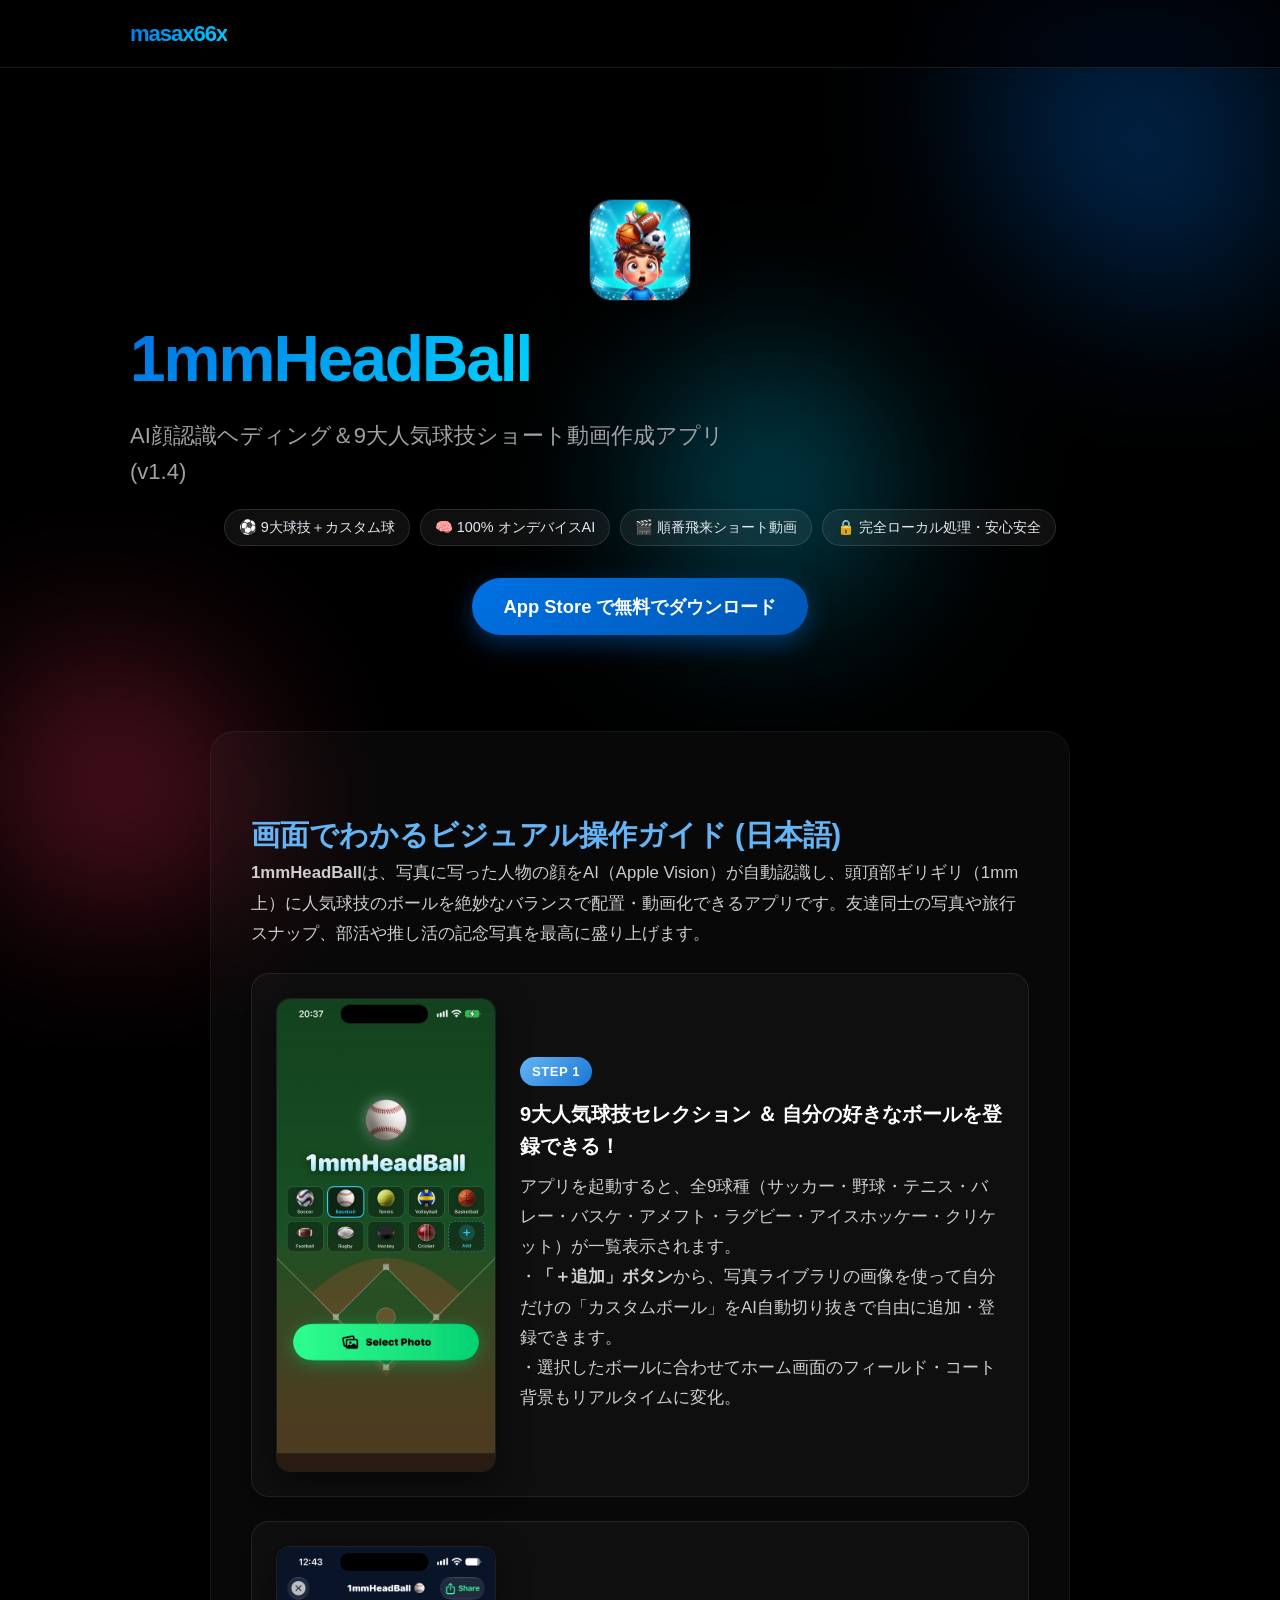
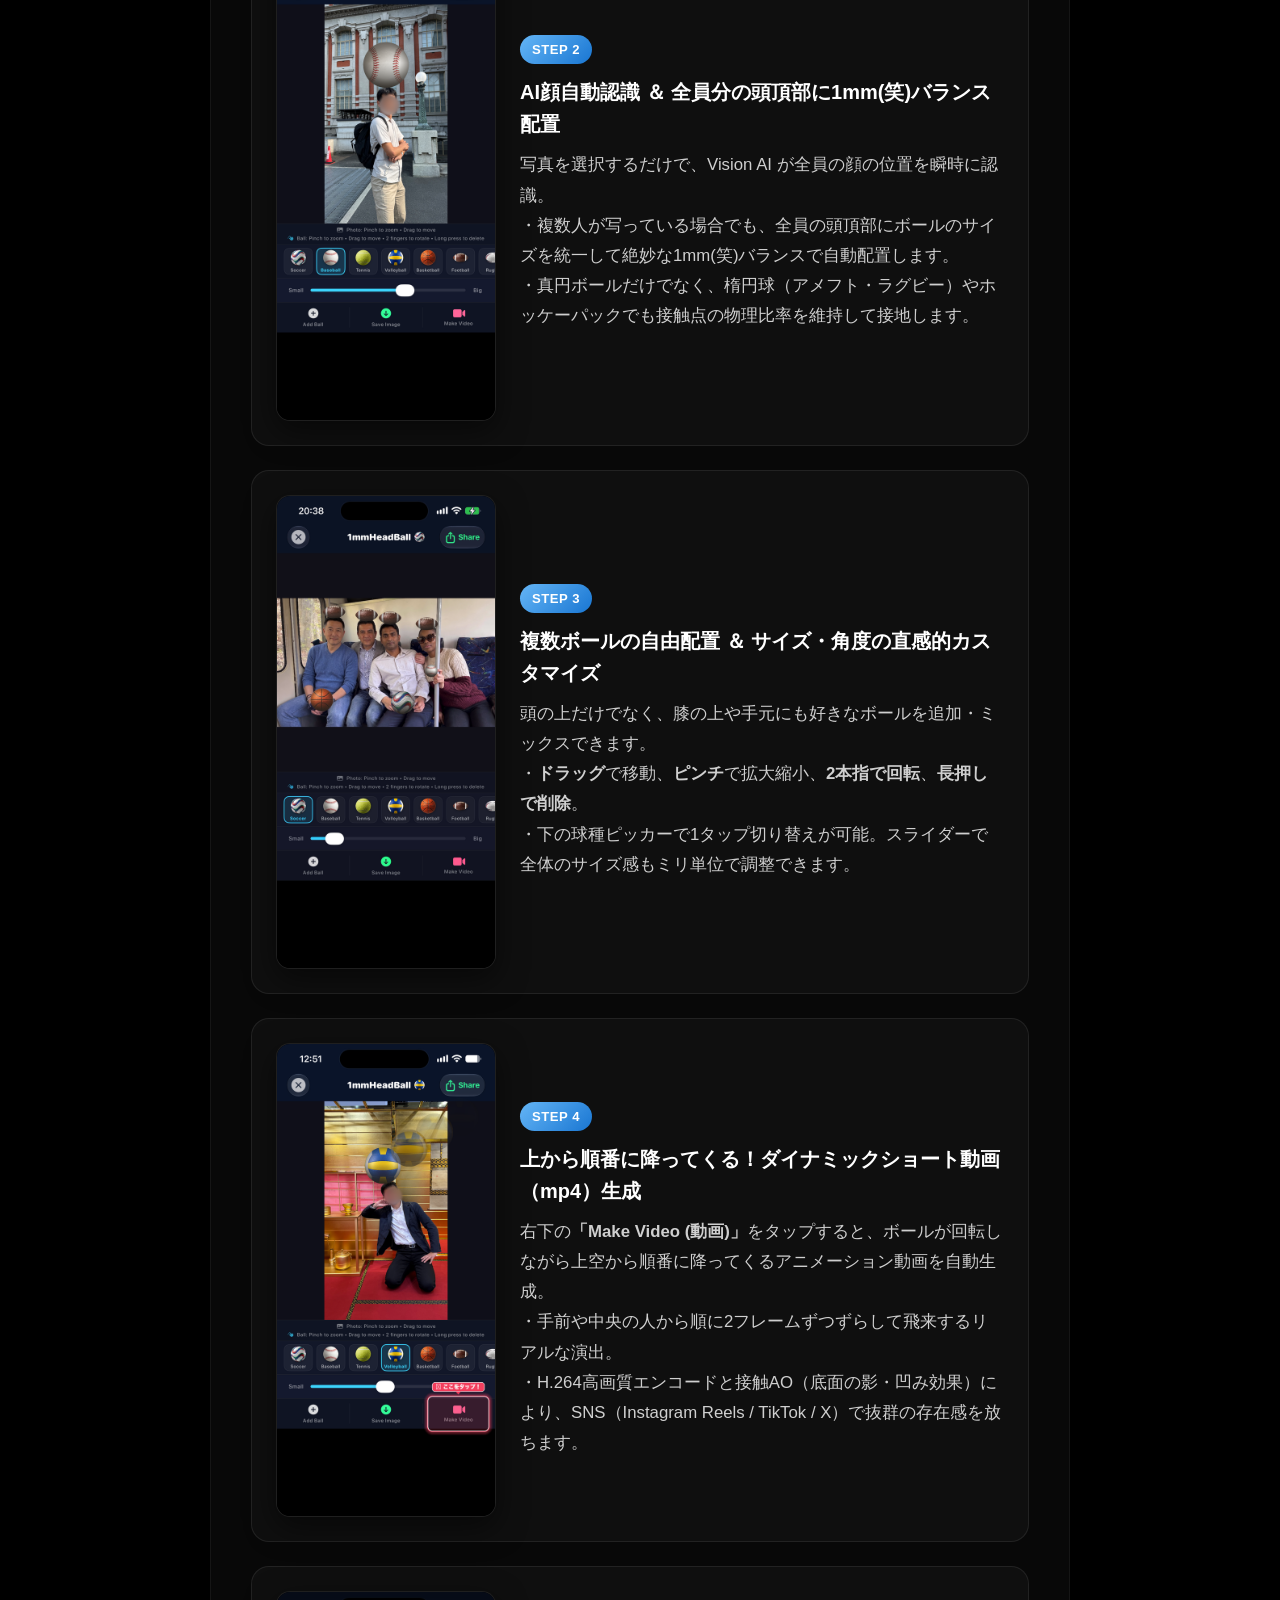
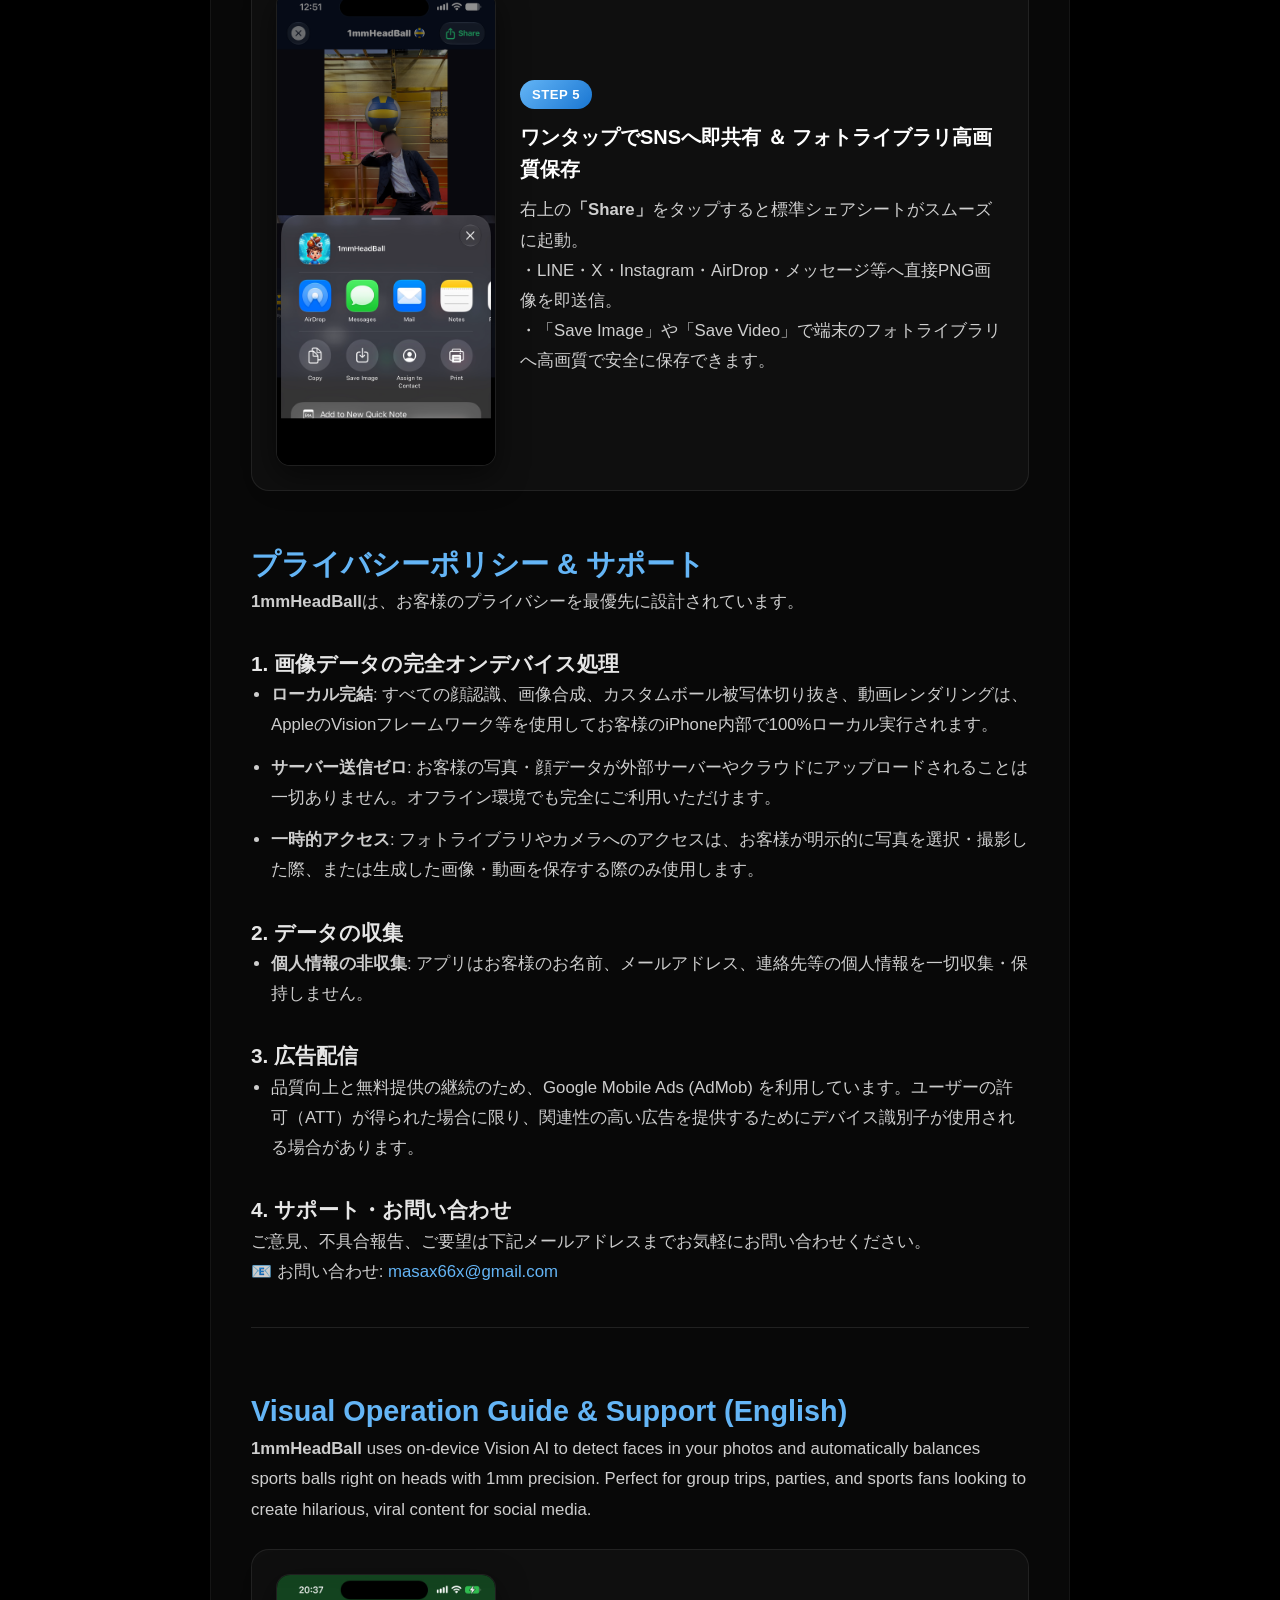
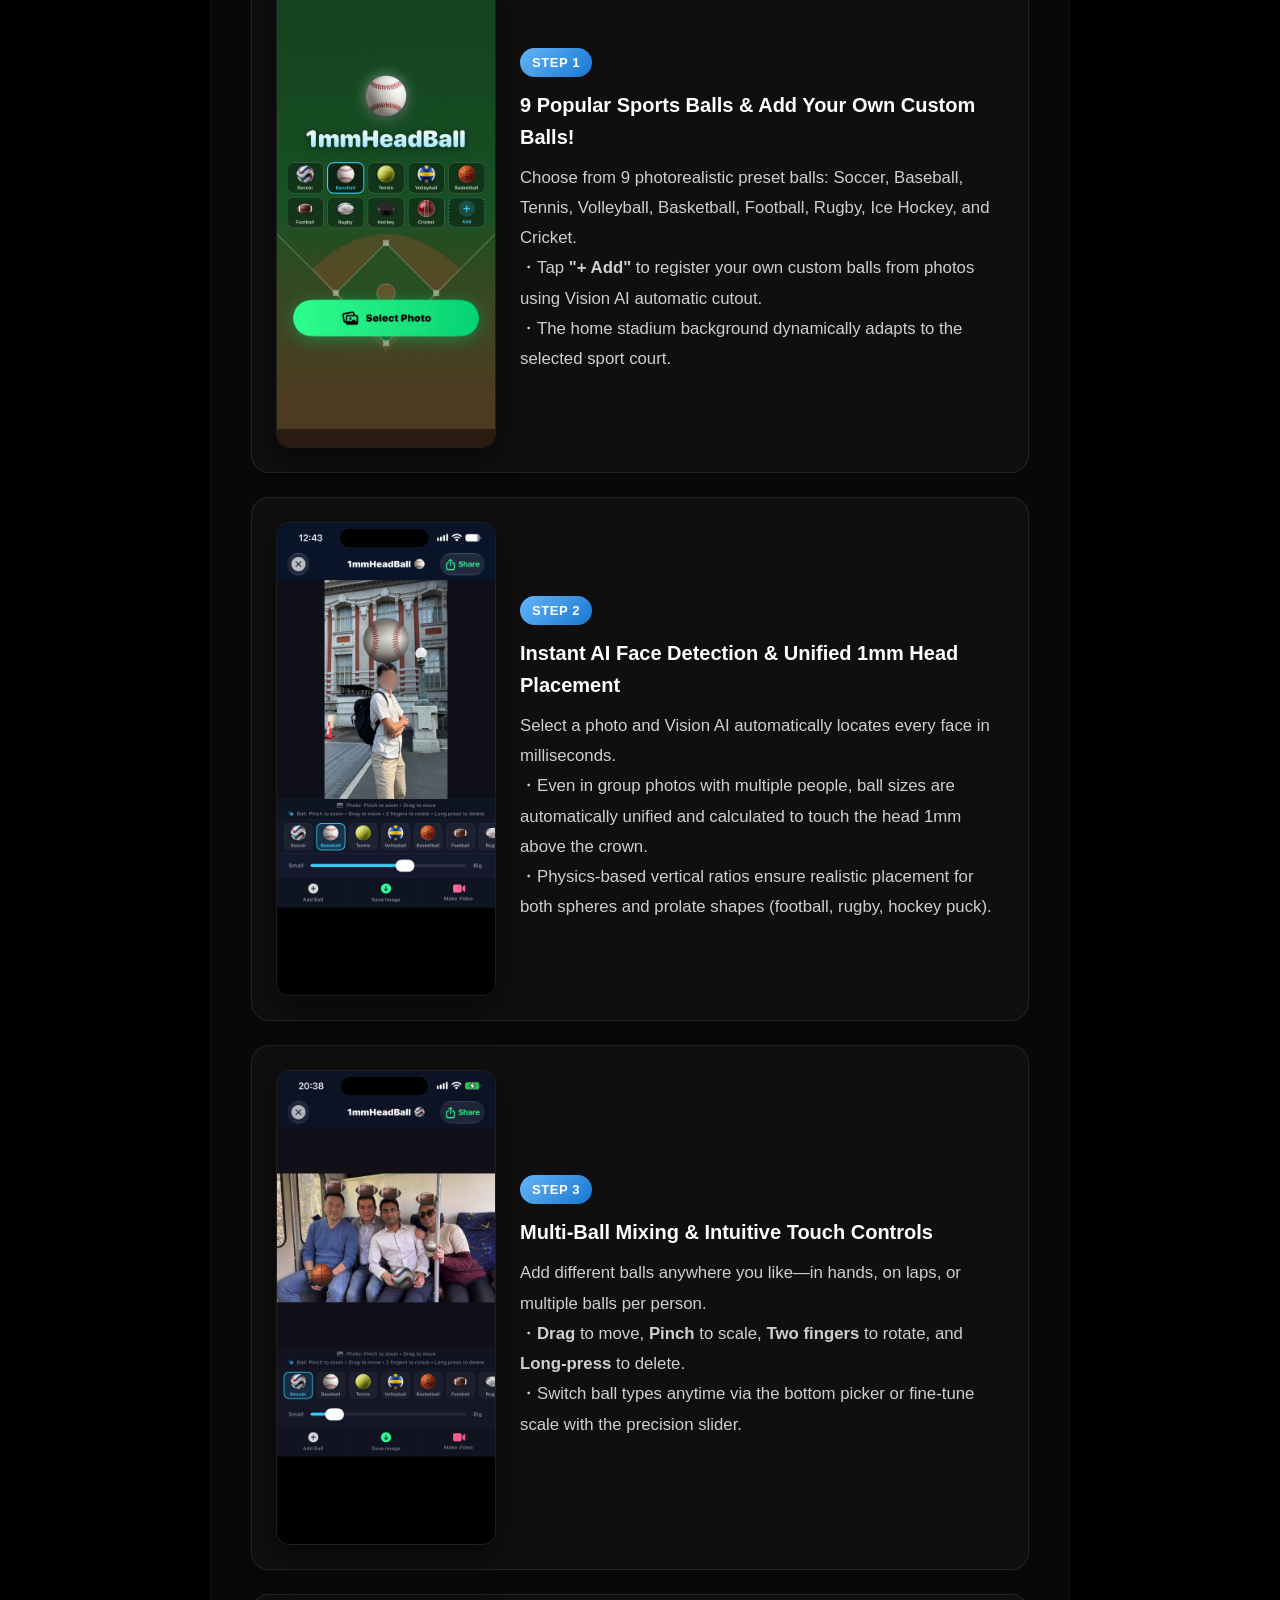
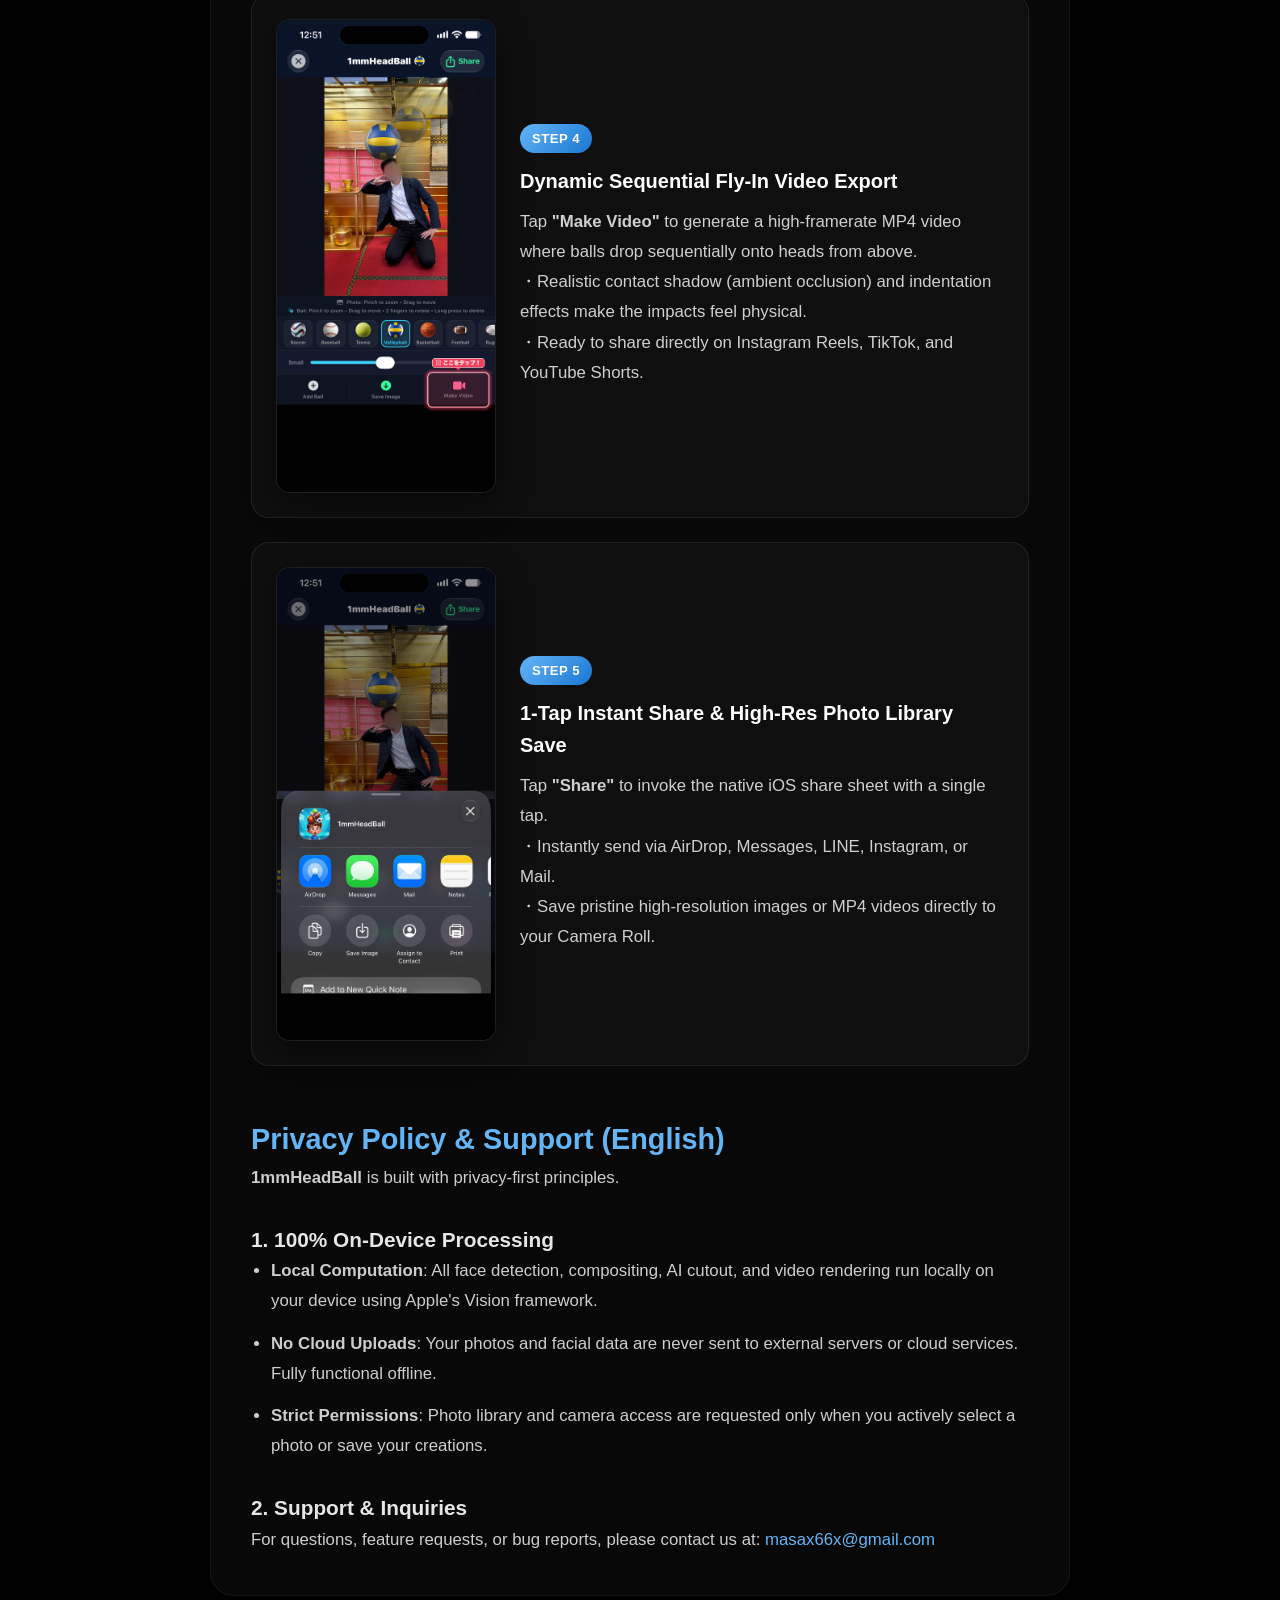
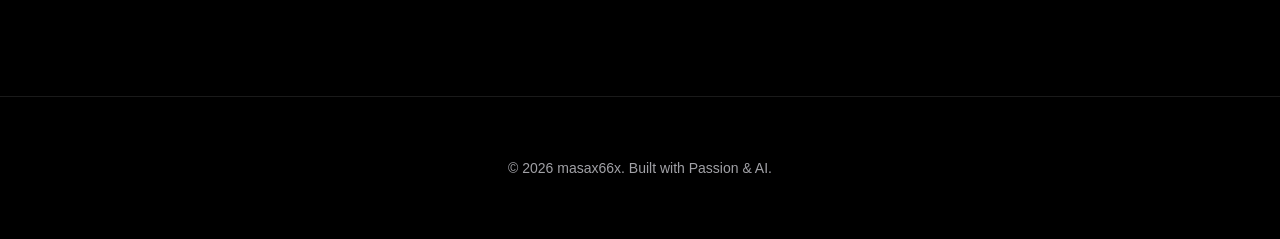
<file: headball.html>
<!DOCTYPE html>
<html lang="ja">
<head>
    <meta charset="UTF-8">
    <meta name="viewport" content="width=device-width, initial-scale=1.0">
    <title>1mmHeadBall - AI顔認識ヘディング＆9大球技ショート動画作成アプリ | Support & Visual Guide</title>
    <meta name="description" content="AIが写真内の顔を自動認識し、頭の上に人気9大球技のボールを1ミリ単位でピタッと乗せるiOSアプリ「1mmHeadBall」。カスタム球AI作成や順番に降ってくるダイナミックなショート動画生成も完全オンデバイスで実現。">
    <link rel="canonical" href="https://masax66x-dev.github.io/headball.html">
    <meta name="apple-itunes-app" content="app-id=6781898961">
    <meta property="og:title" content="1mmHeadBall - AI顔認識ヘディング＆9大球技ショート動画作成アプリ">
    <meta property="og:description" content="AI顔認識で頭頂部1mmにボールを自動配置！サッカー・野球・バスケなど9球種対応＆躍動感あふれるショート動画作成。">
    <meta property="og:type" content="website">
    <meta property="og:url" content="https://masax66x-dev.github.io/headball.html">
    <meta property="og:image" content="https://masax66x-dev.github.io/assets/headball_demo.jpg">
    <meta name="twitter:card" content="summary_large_image">
    <meta name="twitter:site" content="@masax66x">
    <script type="application/ld+json">
    {
      "@context": "https://schema.org",
      "@type": "SoftwareApplication",
      "name": "1mmHeadBall",
      "operatingSystem": "iOS 26.0 or later",
      "applicationCategory": "EntertainmentApplication",
      "offers": { "@type": "Offer", "price": "0", "priceCurrency": "JPY" },
      "installUrl": "https://apps.apple.com/app/1mmheadball/id6781898961",
      "description": "オンデバイスAI（Vision）で写真内の複数人の顔を自動検出し、頭頂部1mmにサッカー・野球・バスケ等9大球技のボールを絶妙配置。カスタム球作成や順番飛来ショート動画をワンタップで作成できるiOSアプリ。",
      "author": { "@type": "Person", "name": "MASAHIRO SAITO", "url": "https://masax66x-dev.github.io/" }
    }
    </script>
    <link rel="stylesheet" href="styles.css">
    <style>
        .policy-container {
            background: rgba(255,255,255,0.03);
            padding: 40px;
            border-radius: 24px;
            border: 1px solid rgba(255,255,255,0.05);
            backdrop-filter: blur(20px);
            max-width: 860px;
            margin: 0 auto;
        }
        .policy-container h2 {
            font-weight: 800;
            margin-top: 40px;
            font-size: 1.8rem;
            color: #fff;
        }
        .policy-container h3 {
            font-weight: 700;
            margin-top: 30px;
            font-size: 1.3rem;
            color: rgba(255,255,255,0.9);
        }
        .policy-container p, .policy-container li {
            color: rgba(255,255,255,0.8);
            font-size: 1.05rem;
            line-height: 1.8;
        }
        .policy-container ul {
            padding-left: 20px;
        }
        .policy-container li {
            margin-bottom: 12px;
        }
        .lang-section {
            padding-bottom: 40px;
            margin-bottom: 60px;
        }
        .lang-section:first-child {
            border-bottom: 1px solid rgba(255,255,255,0.1);
        }
        .hero-app-badge {
            display: flex;
            align-items: center;
            justify-content: center;
            gap: 20px;
            margin-bottom: 24px;
        }
        .hero-app-icon {
            width: 100px;
            height: 100px;
            border-radius: 22px;
            box-shadow: 0 12px 36px rgba(0,0,0,0.4), 0 0 0 1px rgba(255,255,255,0.15);
        }
        .feature-chips {
            display: flex;
            flex-wrap: wrap;
            justify-content: center;
            gap: 10px;
            margin: 20px 0 32px 0;
        }
        .chip {
            background: rgba(255,255,255,0.06);
            border: 1px solid rgba(255,255,255,0.12);
            padding: 6px 14px;
            border-radius: 20px;
            font-size: 0.9rem;
            color: #e2e8f0;
            display: flex;
            align-items: center;
            gap: 6px;
        }
        .step-card {
            background: rgba(255,255,255,0.03);
            border: 1px solid rgba(255,255,255,0.08);
            border-radius: 18px;
            padding: 24px;
            margin-top: 24px;
            margin-bottom: 24px;
            display: flex;
            gap: 24px;
            align-items: center;
            transition: transform 0.2s ease, border-color 0.2s ease;
        }
        .step-card:hover {
            border-color: rgba(100, 181, 246, 0.4);
            transform: translateY(-2px);
        }
        @media (max-width: 768px) {
            .step-card {
                flex-direction: column;
                text-align: left;
                padding: 18px;
            }
        }
        .step-img {
            width: 220px;
            max-width: 100%;
            border-radius: 14px;
            box-shadow: 0 10px 30px rgba(0,0,0,0.5);
            border: 1px solid rgba(255,255,255,0.12);
            flex-shrink: 0;
            background: #000;
        }
        .step-content {
            flex-grow: 1;
        }
        .step-badge {
            background: linear-gradient(135deg, #64b5f6, #1976d2);
            color: #fff;
            font-weight: 800;
            padding: 4px 12px;
            border-radius: 20px;
            font-size: 0.82rem;
            display: inline-block;
            margin-bottom: 8px;
            letter-spacing: 0.5px;
        }
        .step-title {
            font-size: 1.25rem;
            font-weight: 700;
            color: #fff;
            margin: 4px 0 10px 0;
        }
        .step-desc {
            font-size: 0.98rem;
            color: rgba(255,255,255,0.78);
            line-height: 1.65;
            margin: 0;
        }
        .store-btn-container {
            margin: 32px 0 16px 0;
            text-align: center;
        }
        .store-btn {
            display: inline-flex;
            align-items: center;
            gap: 12px;
            background: linear-gradient(135deg, #0071e3, #0056b3);
            color: #fff;
            font-weight: 700;
            font-size: 1.15rem;
            padding: 14px 32px;
            border-radius: 30px;
            text-decoration: none;
            box-shadow: 0 8px 24px rgba(0, 113, 227, 0.4);
            transition: transform 0.2s ease, box-shadow 0.2s ease;
        }
        .store-btn:hover {
            transform: translateY(-2px);
            box-shadow: 0 12px 32px rgba(0, 113, 227, 0.6);
        }
    </style>
</head>
<body>
    <div class="background-blobs">
        <div class="blob blob-1"></div>
        <div class="blob blob-2"></div>
        <div class="blob blob-3"></div>
    </div>

    <nav>
        <div class="nav-content">
            <a href="index.html" class="logo-text" style="text-decoration: none; color: inherit;">masax66x</a>
        </div>
    </nav>

    <main>
        <header class="hero">
            <div class="hero-app-badge">
                <img src="assets/HeadBall.png" alt="1mmHeadBall App Icon" class="hero-app-icon">
            </div>
            <h1 class="hero-title"><span class="gradient-text">1mmHeadBall</span></h1>
            <p class="hero-subtitle">AI顔認識ヘディング＆9大人気球技ショート動画作成アプリ (v1.4)</p>
            
            <div class="feature-chips">
                <div class="chip">⚽️ 9大球技＋カスタム球</div>
                <div class="chip">🧠 100% オンデバイスAI</div>
                <div class="chip">🎬 順番飛来ショート動画</div>
                <div class="chip">🔒 完全ローカル処理・安心安全</div>
            </div>

            <div class="store-btn-container">
                <a href="https://apps.apple.com/app/1mmheadball/id6781898961" target="_blank" class="store-btn">
                    <span>App Store で無料でダウンロード</span>
                </a>
            </div>
        </header>

        <section class="app-section" style="padding-top: 0;">
            <div class="policy-container">
                
                <!-- 日本語セクション -->
                <div class="lang-section">
                    <h2 style="color: #64b5f6;">画面でわかるビジュアル操作ガイド (日本語)</h2>
                    <p><strong>1mmHeadBall</strong>は、写真に写った人物の顔をAI（Apple Vision）が自動認識し、頭頂部ギリギリ（1mm上）に人気球技のボールを絶妙なバランスで配置・動画化できるアプリです。友達同士の写真や旅行スナップ、部活や推し活の記念写真を最高に盛り上げます。</p>

                    <!-- STEP 1 -->
                    <div class="step-card">
                        <img src="assets/manual/headball_step1_home.png" alt="9大人気球技＆カスタムボール登録" class="step-img">
                        <div class="step-content">
                            <span class="step-badge">STEP 1</span>
                            <h4 class="step-title">9大人気球技セレクション ＆ 自分の好きなボールを登録できる！</h4>
                            <p class="step-desc">
                                アプリを起動すると、全9球種（サッカー・野球・テニス・バレー・バスケ・アメフト・ラグビー・アイスホッケー・クリケット）が一覧表示されます。<br>
                                ・<strong>「＋追加」ボタン</strong>から、写真ライブラリの画像を使って自分だけの「カスタムボール」をAI自動切り抜きで自由に追加・登録できます。<br>
                                ・選択したボールに合わせてホーム画面のフィールド・コート背景もリアルタイムに変化。
                            </p>
                        </div>
                    </div>

                    <!-- STEP 2 -->
                    <div class="step-card">
                        <img src="assets/manual/headball_step2_compose.png" alt="AI顔認識＆頭頂部1mm(笑)配置" class="step-img">
                        <div class="step-content">
                            <span class="step-badge">STEP 2</span>
                            <h4 class="step-title">AI顔自動認識 ＆ 全員分の頭頂部に1mm(笑)バランス配置</h4>
                            <p class="step-desc">
                                写真を選択するだけで、Vision AI が全員の顔の位置を瞬時に認識。<br>
                                ・複数人が写っている場合でも、全員の頭頂部にボールのサイズを統一して絶妙な1mm(笑)バランスで自動配置します。<br>
                                ・真円ボールだけでなく、楕円球（アメフト・ラグビー）やホッケーパックでも接触点の物理比率を維持して接地します。
                            </p>
                        </div>
                    </div>

                    <!-- STEP 3 -->
                    <div class="step-card">
                        <img src="assets/manual/headball_step3_multiball.png" alt="複数球種ミックス・サイズ調整" class="step-img">
                        <div class="step-content">
                            <span class="step-badge">STEP 3</span>
                            <h4 class="step-title">複数ボールの自由配置 ＆ サイズ・角度の直感的カスタマイズ</h4>
                            <p class="step-desc">
                                頭の上だけでなく、膝の上や手元にも好きなボールを追加・ミックスできます。<br>
                                ・<strong>ドラッグ</strong>で移動、<strong>ピンチ</strong>で拡大縮小、<strong>2本指で回転</strong>、<strong>長押しで削除</strong>。<br>
                                ・下の球種ピッカーで1タップ切り替えが可能。スライダーで全体のサイズ感もミリ単位で調整できます。
                            </p>
                        </div>
                    </div>

                    <!-- STEP 4 -->
                    <div class="step-card">
                        <img src="assets/manual/headball_step4_video.png" alt="順番飛来ショート動画生成" class="step-img">
                        <div class="step-content">
                            <span class="step-badge">STEP 4</span>
                            <h4 class="step-title">上から順番に降ってくる！ダイナミックショート動画（mp4）生成</h4>
                            <p class="step-desc">
                                右下の<strong>「Make Video (動画)」</strong>をタップすると、ボールが回転しながら上空から順番に降ってくるアニメーション動画を自動生成。<br>
                                ・手前や中央の人から順に2フレームずつずらして飛来するリアルな演出。<br>
                                ・H.264高画質エンコードと接触AO（底面の影・凹み効果）により、SNS（Instagram Reels / TikTok / X）で抜群の存在感を放ちます。
                            </p>
                        </div>
                    </div>

                    <!-- STEP 5 -->
                    <div class="step-card">
                        <img src="assets/manual/headball_step5_share.png" alt="ワンタップ共有＆高画質保存" class="step-img">
                        <div class="step-content">
                            <span class="step-badge">STEP 5</span>
                            <h4 class="step-title">ワンタップでSNSへ即共有 ＆ フォトライブラリ高画質保存</h4>
                            <p class="step-desc">
                                右上の<strong>「Share」</strong>をタップすると標準シェアシートがスムーズに起動。<br>
                                ・LINE・X・Instagram・AirDrop・メッセージ等へ直接PNG画像を即送信。<br>
                                ・「Save Image」や「Save Video」で端末のフォトライブラリへ高画質で安全に保存できます。
                            </p>
                        </div>
                    </div>

                    <h2 style="color: #64b5f6; margin-top: 50px;">プライバシーポリシー & サポート</h2>
                    <p><strong>1mmHeadBall</strong>は、お客様のプライバシーを最優先に設計されています。</p>

                    <h3>1. 画像データの完全オンデバイス処理</h3>
                    <ul>
                        <li><strong>ローカル完結</strong>: すべての顔認識、画像合成、カスタムボール被写体切り抜き、動画レンダリングは、AppleのVisionフレームワーク等を使用してお客様のiPhone内部で100%ローカル実行されます。</li>
                        <li><strong>サーバー送信ゼロ</strong>: お客様の写真・顔データが外部サーバーやクラウドにアップロードされることは一切ありません。オフライン環境でも完全にご利用いただけます。</li>
                        <li><strong>一時的アクセス</strong>: フォトライブラリやカメラへのアクセスは、お客様が明示的に写真を選択・撮影した際、または生成した画像・動画を保存する際のみ使用します。</li>
                    </ul>

                    <h3>2. データの収集</h3>
                    <ul>
                        <li><strong>個人情報の非収集</strong>: アプリはお客様のお名前、メールアドレス、連絡先等の個人情報を一切収集・保持しません。</li>
                    </ul>

                    <h3>3. 広告配信</h3>
                    <ul>
                        <li>品質向上と無料提供の継続のため、Google Mobile Ads (AdMob) を利用しています。ユーザーの許可（ATT）が得られた場合に限り、関連性の高い広告を提供するためにデバイス識別子が使用される場合があります。</li>
                    </ul>

                    <h3>4. サポート・お問い合わせ</h3>
                    <p>ご意見、不具合報告、ご要望は下記メールアドレスまでお気軽にお問い合わせください。<br>
                    📧 お問い合わせ: <a href="mailto:masax66x@gmail.com" style="color: #64b5f6; text-decoration: none;">masax66x@gmail.com</a></p>
                </div>

                <!-- English Section -->
                <div class="lang-section" style="margin-bottom: 0; padding-bottom: 0;">
                    <h2 style="color: #64b5f6;">Visual Operation Guide & Support (English)</h2>
                    <p><strong>1mmHeadBall</strong> uses on-device Vision AI to detect faces in your photos and automatically balances sports balls right on heads with 1mm precision. Perfect for group trips, parties, and sports fans looking to create hilarious, viral content for social media.</p>

                    <!-- EN STEP 1 -->
                    <div class="step-card">
                        <img src="assets/manual/headball_step1_home.png" alt="9 Sports & Add Custom Balls" class="step-img">
                        <div class="step-content">
                            <span class="step-badge">STEP 1</span>
                            <h4 class="step-title">9 Popular Sports Balls & Add Your Own Custom Balls!</h4>
                            <p class="step-desc">
                                Choose from 9 photorealistic preset balls: Soccer, Baseball, Tennis, Volleyball, Basketball, Football, Rugby, Ice Hockey, and Cricket.<br>
                                ・Tap <strong>"+ Add"</strong> to register your own custom balls from photos using Vision AI automatic cutout.<br>
                                ・The home stadium background dynamically adapts to the selected sport court.
                            </p>
                        </div>
                    </div>

                    <!-- EN STEP 2 -->
                    <div class="step-card">
                        <img src="assets/manual/headball_step2_compose.png" alt="AI Face Detection & 1mm Head Placement" class="step-img">
                        <div class="step-content">
                            <span class="step-badge">STEP 2</span>
                            <h4 class="step-title">Instant AI Face Detection & Unified 1mm Head Placement</h4>
                            <p class="step-desc">
                                Select a photo and Vision AI automatically locates every face in milliseconds.<br>
                                ・Even in group photos with multiple people, ball sizes are automatically unified and calculated to touch the head 1mm above the crown.<br>
                                ・Physics-based vertical ratios ensure realistic placement for both spheres and prolate shapes (football, rugby, hockey puck).
                            </p>
                        </div>
                    </div>

                    <!-- EN STEP 3 -->
                    <div class="step-card">
                        <img src="assets/manual/headball_step3_multiball.png" alt="Multi-Ball Mix & Adjustments" class="step-img">
                        <div class="step-content">
                            <span class="step-badge">STEP 3</span>
                            <h4 class="step-title">Multi-Ball Mixing & Intuitive Touch Controls</h4>
                            <p class="step-desc">
                                Add different balls anywhere you like—in hands, on laps, or multiple balls per person.<br>
                                ・<strong>Drag</strong> to move, <strong>Pinch</strong> to scale, <strong>Two fingers</strong> to rotate, and <strong>Long-press</strong> to delete.<br>
                                ・Switch ball types anytime via the bottom picker or fine-tune scale with the precision slider.
                            </p>
                        </div>
                    </div>

                    <!-- EN STEP 4 -->
                    <div class="step-card">
                        <img src="assets/manual/headball_step4_video.png" alt="Sequential Drop Video" class="step-img">
                        <div class="step-content">
                            <span class="step-badge">STEP 4</span>
                            <h4 class="step-title">Dynamic Sequential Fly-In Video Export</h4>
                            <p class="step-desc">
                                Tap <strong>"Make Video"</strong> to generate a high-framerate MP4 video where balls drop sequentially onto heads from above.<br>
                                ・Realistic contact shadow (ambient occlusion) and indentation effects make the impacts feel physical.<br>
                                ・Ready to share directly on Instagram Reels, TikTok, and YouTube Shorts.
                            </p>
                        </div>
                    </div>

                    <!-- EN STEP 5 -->
                    <div class="step-card">
                        <img src="assets/manual/headball_step5_share.png" alt="One-Tap Share & Save" class="step-img">
                        <div class="step-content">
                            <span class="step-badge">STEP 5</span>
                            <h4 class="step-title">1-Tap Instant Share & High-Res Photo Library Save</h4>
                            <p class="step-desc">
                                Tap <strong>"Share"</strong> to invoke the native iOS share sheet with a single tap.<br>
                                ・Instantly send via AirDrop, Messages, LINE, Instagram, or Mail.<br>
                                ・Save pristine high-resolution images or MP4 videos directly to your Camera Roll.
                            </p>
                        </div>
                    </div>

                    <h2 style="color: #64b5f6; margin-top: 50px;">Privacy Policy & Support (English)</h2>
                    <p><strong>1mmHeadBall</strong> is built with privacy-first principles.</p>

                    <h3>1. 100% On-Device Processing</h3>
                    <ul>
                        <li><strong>Local Computation</strong>: All face detection, compositing, AI cutout, and video rendering run locally on your device using Apple's Vision framework.</li>
                        <li><strong>No Cloud Uploads</strong>: Your photos and facial data are never sent to external servers or cloud services. Fully functional offline.</li>
                        <li><strong>Strict Permissions</strong>: Photo library and camera access are requested only when you actively select a photo or save your creations.</li>
                    </ul>

                    <h3>2. Support & Inquiries</h3>
                    <p>For questions, feature requests, or bug reports, please contact us at: <a href="mailto:masax66x@gmail.com" style="color: #64b5f6; text-decoration: none;">masax66x@gmail.com</a></p>
                </div>
            </div>
        </section>
    </main>

    <footer>
        <div class="footer-content">
            <p>© 2026 masax66x. Built with Passion &amp; AI.</p>
        </div>
    </footer>
</body>
</html>
</file>
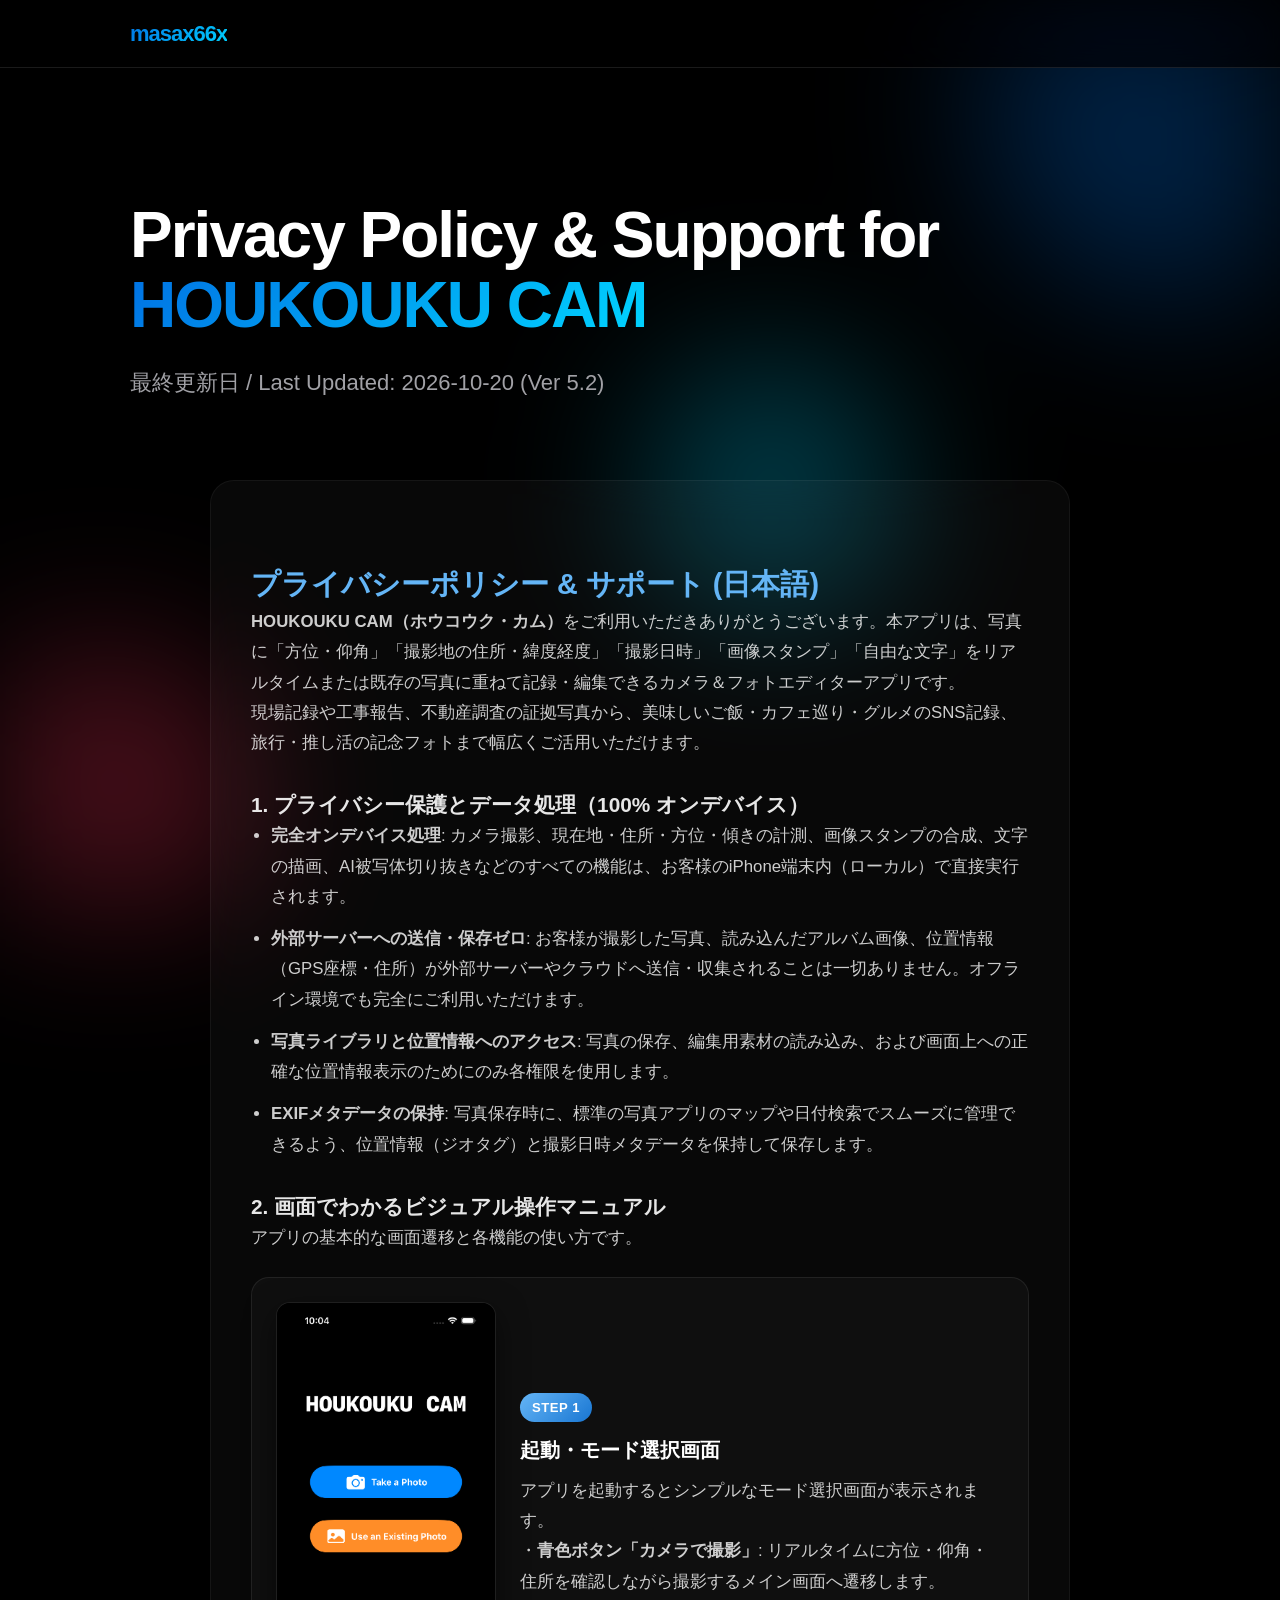
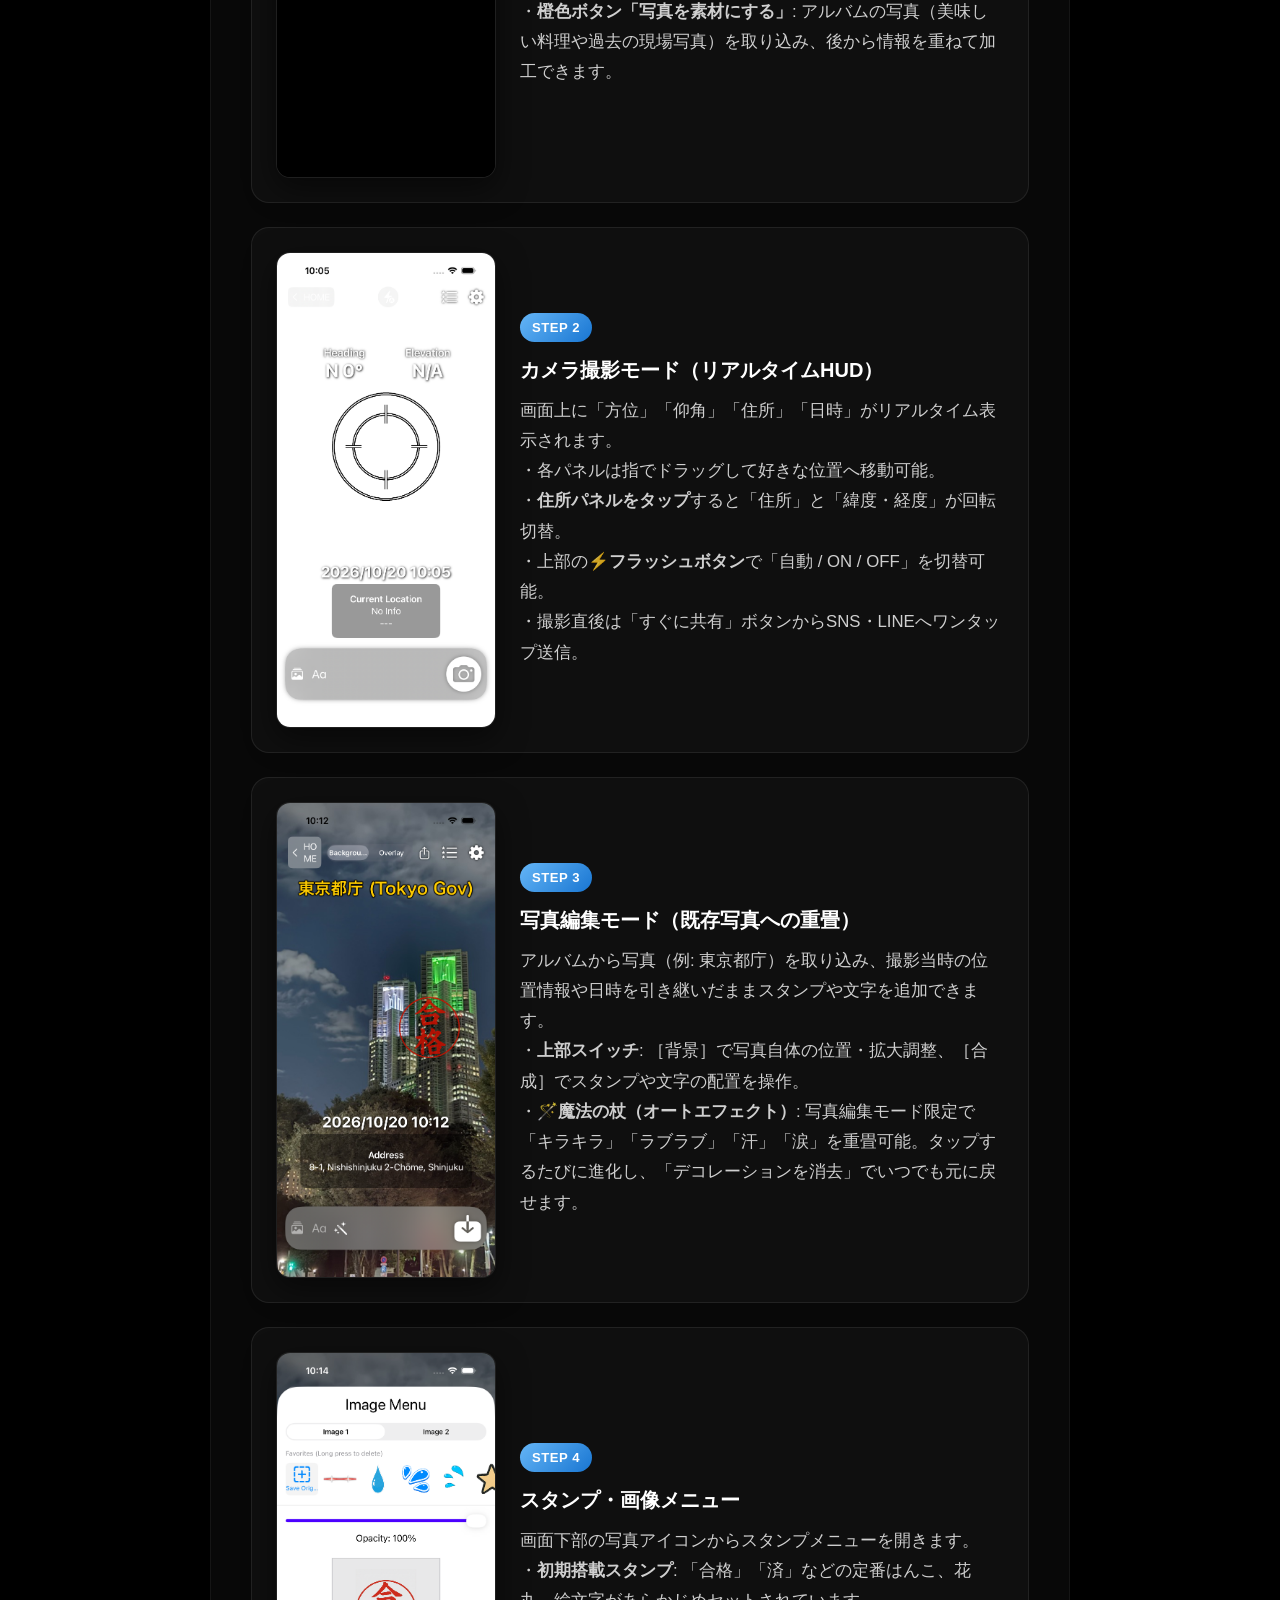
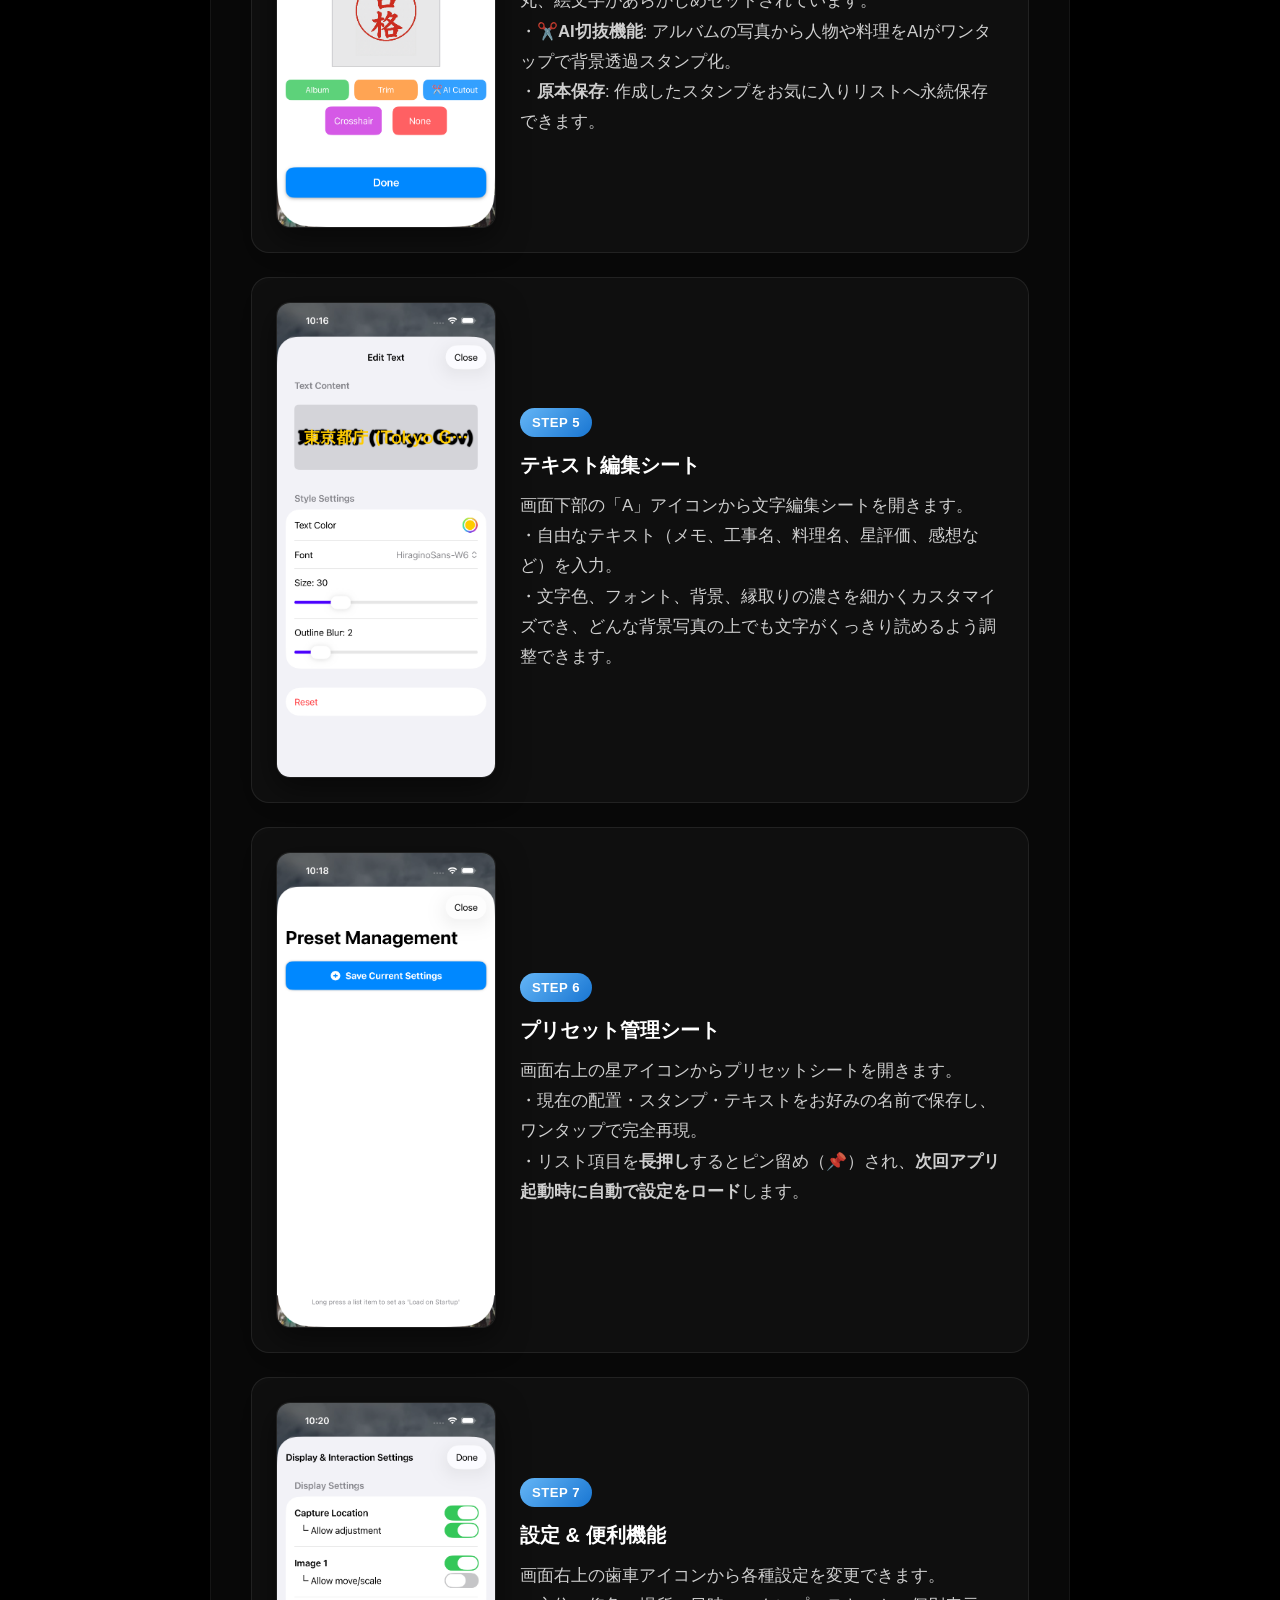
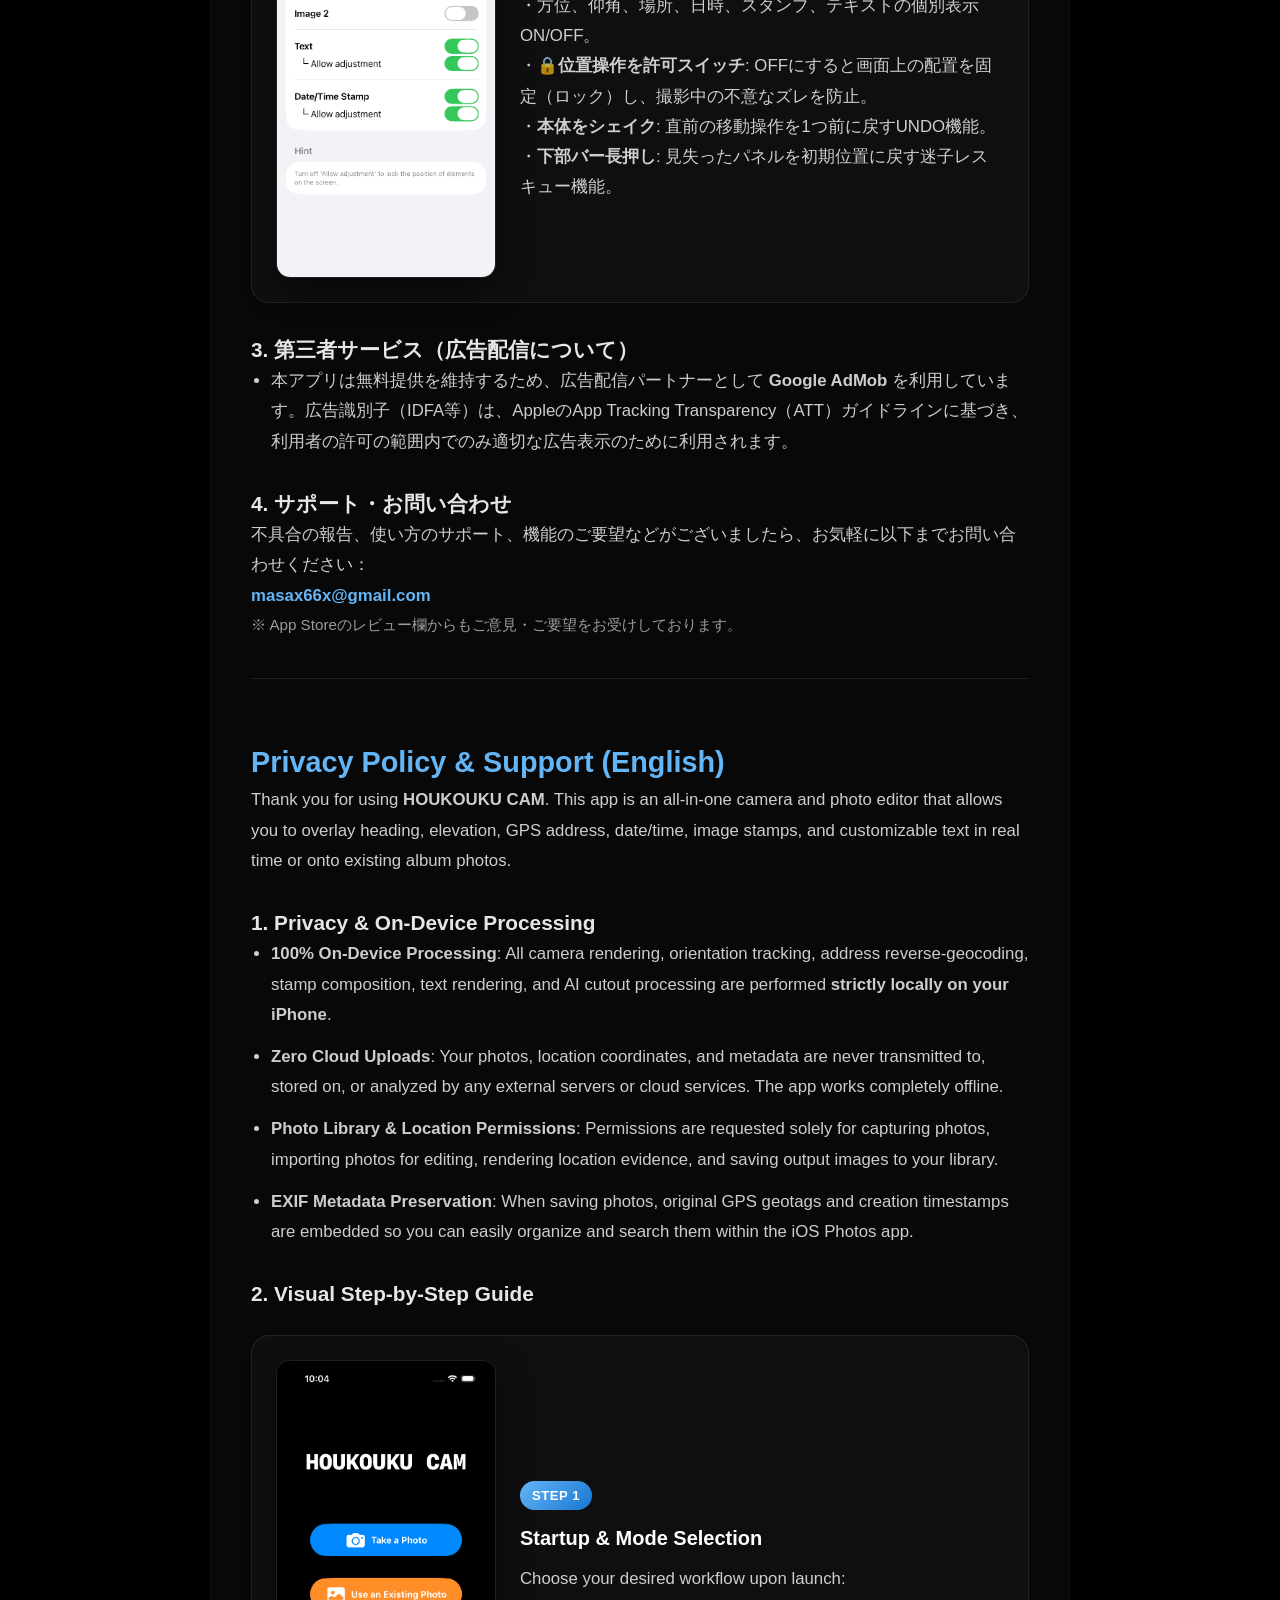
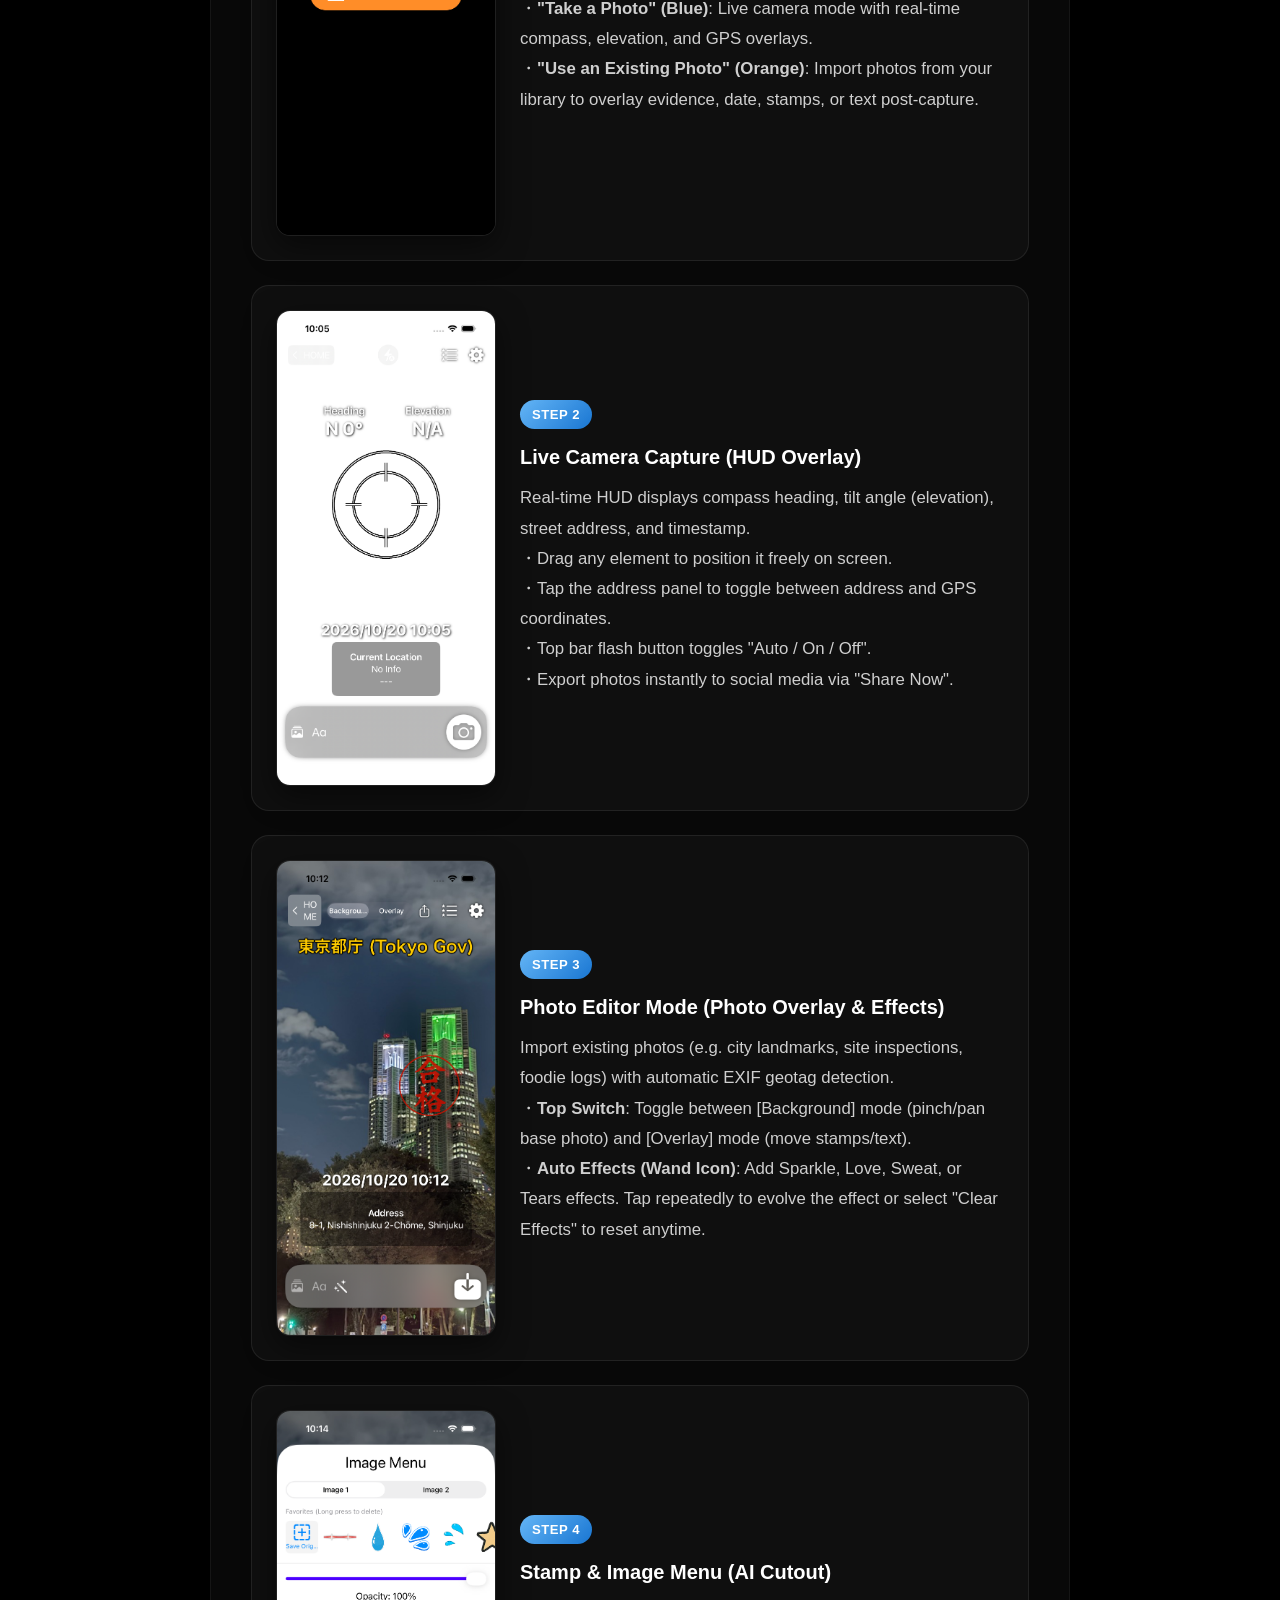
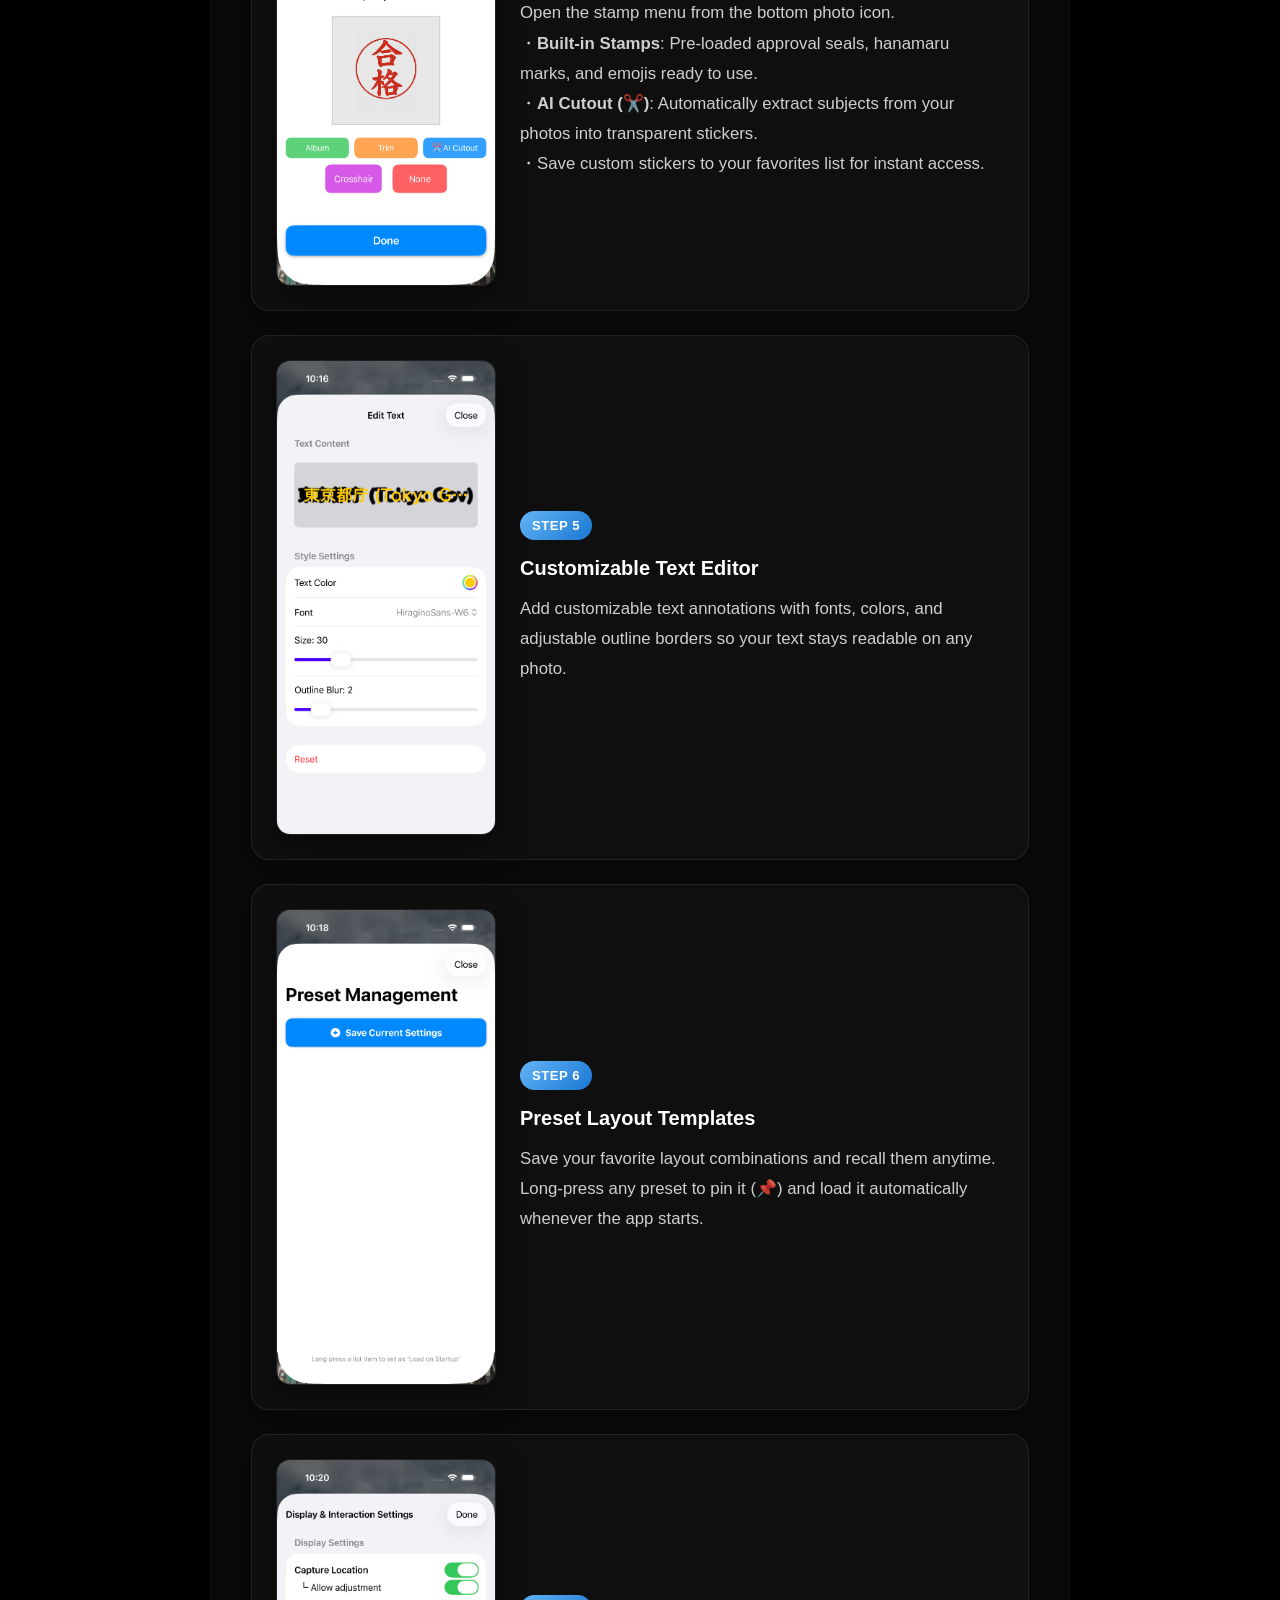
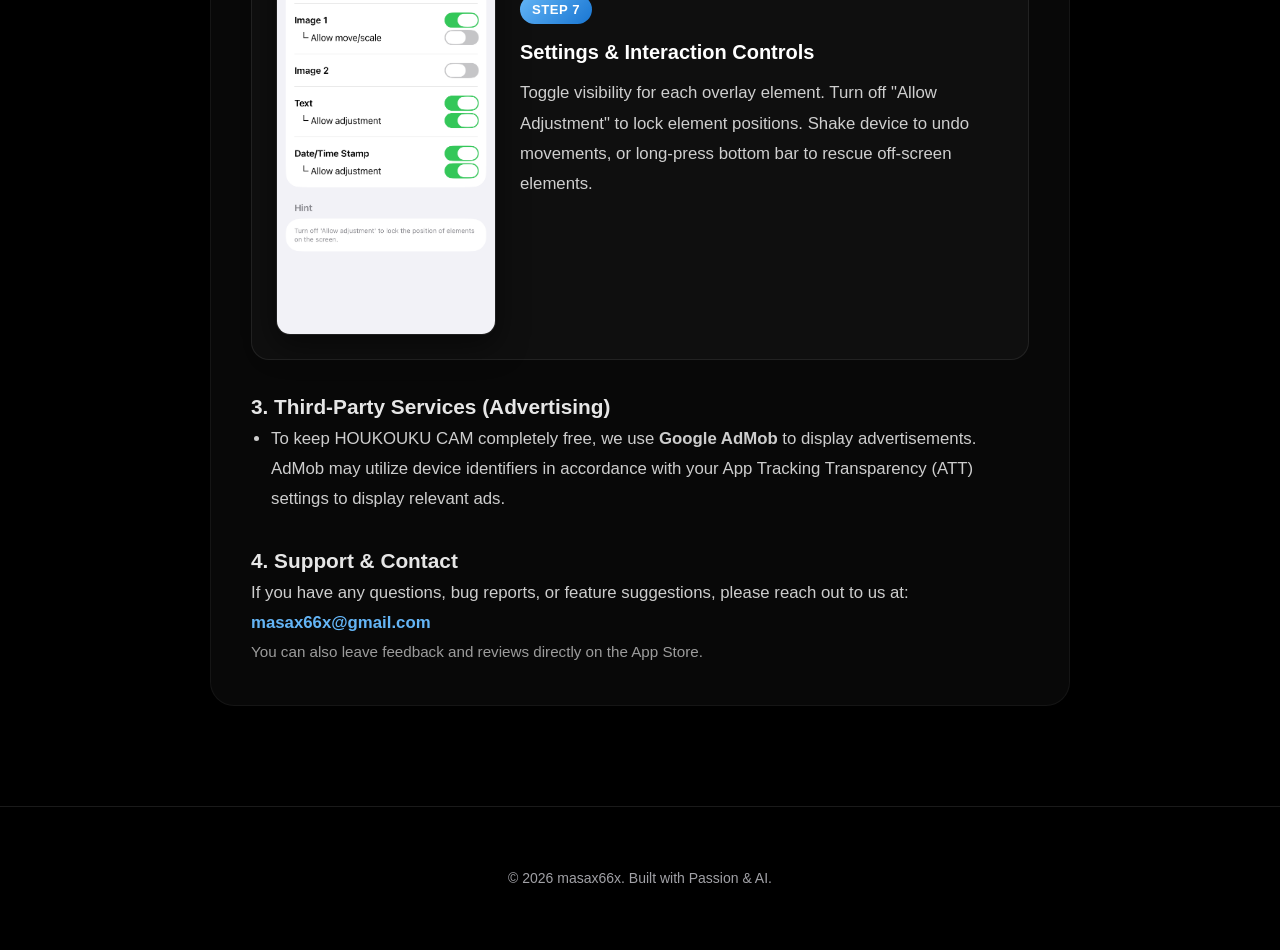
<file: houkouku_cam.html>
<!DOCTYPE html>
<html lang="ja">
<head>
    <meta charset="UTF-8">
    <meta name="viewport" content="width=device-width, initial-scale=1.0">
    <title>HOUKOUKU CAM (報告カメラ) - 方位・GPS住所・日時・画像＆文字合成カメラ | Support & Privacy</title>
    <meta name="description" content="方位・仰角・GPS住所・緯度経度・日時・任意の画像やAI切り抜きスタンプ・文字を1枚の写真に凝縮して合成できるiOSカメラアプリ「HOUKOUKU CAM」の公式サポート＆プライバシーポリシー。">
    <link rel="canonical" href="https://masax66x-dev.github.io/houkouku_cam.html">
    <meta name="apple-itunes-app" content="app-id=6756608831">
    <meta property="og:title" content="HOUKOUKU CAM - 方位・GPS住所・日時・画像＆文字合成カメラ">
    <meta property="og:description" content="好きな画像や文字・方位・GPS位置情報を合成し、写真1枚に必要な情報を凝縮できるカメラアプリ。">
    <meta property="og:type" content="website">
    <meta property="og:url" content="https://masax66x-dev.github.io/houkouku_cam.html">
    <meta property="og:image" content="https://masax66x-dev.github.io/assets/houkouku.jpg">
    <script type="application/ld+json">
    {
      "@context": "https://schema.org",
      "@type": "SoftwareApplication",
      "name": "HOUKOUKU CAM",
      "operatingSystem": "iOS",
      "applicationCategory": "PhotographyApplication",
      "offers": { "@type": "Offer", "price": "0", "priceCurrency": "JPY" },
      "installUrl": "https://apps.apple.com/jp/app/id6756608831",
      "description": "方位・仰角・GPS住所・緯度経度・日時・自由な画像やAI背景切り抜きスタンプ・テキストを1枚の写真に合成・凝縮できるiOSカメラ＆写真編集アプリ。",
      "author": { "@type": "Person", "name": "MASAHIRO SAITO", "url": "https://masax66x-dev.github.io/" }
    }
    </script>
    <link rel="stylesheet" href="styles.css">
    <style>
        .policy-container {
            background: rgba(255,255,255,0.03);
            padding: 40px;
            border-radius: 24px;
            border: 1px solid rgba(255,255,255,0.05);
            backdrop-filter: blur(20px);
            max-width: 860px;
            margin: 0 auto;
        }
        .policy-container h2 {
            font-weight: 800;
            margin-top: 40px;
            font-size: 1.8rem;
            color: #fff;
        }
        .policy-container h3 {
            font-weight: 700;
            margin-top: 30px;
            font-size: 1.3rem;
            color: rgba(255,255,255,0.9);
        }
        .policy-container p, .policy-container li {
            color: rgba(255,255,255,0.8);
            font-size: 1.05rem;
            line-height: 1.8;
        }
        .policy-container ul {
            padding-left: 20px;
        }
        .policy-container li {
            margin-bottom: 12px;
        }
        .lang-section {
            padding-bottom: 40px;
            margin-bottom: 60px;
        }
        .lang-section:first-child {
            border-bottom: 1px solid rgba(255,255,255,0.1);
        }
        .step-card {
            background: rgba(255,255,255,0.03);
            border: 1px solid rgba(255,255,255,0.08);
            border-radius: 18px;
            padding: 24px;
            margin-top: 24px;
            margin-bottom: 24px;
            display: flex;
            gap: 24px;
            align-items: center;
            transition: transform 0.2s ease, border-color 0.2s ease;
        }
        .step-card:hover {
            border-color: rgba(100, 181, 246, 0.4);
            transform: translateY(-2px);
        }
        @media (max-width: 768px) {
            .step-card {
                flex-direction: column;
                text-align: left;
                padding: 18px;
            }
        }
        .step-img {
            width: 220px;
            max-width: 100%;
            border-radius: 14px;
            box-shadow: 0 10px 30px rgba(0,0,0,0.5);
            border: 1px solid rgba(255,255,255,0.12);
            flex-shrink: 0;
            background: #000;
        }
        .step-content {
            flex-grow: 1;
        }
        .step-badge {
            background: linear-gradient(135deg, #64b5f6, #1976d2);
            color: #fff;
            font-weight: 800;
            padding: 4px 12px;
            border-radius: 20px;
            font-size: 0.82rem;
            display: inline-block;
            margin-bottom: 8px;
            letter-spacing: 0.5px;
        }
        .step-title {
            font-size: 1.25rem;
            font-weight: 700;
            color: #fff;
            margin: 4px 0 10px 0;
        }
        .step-desc {
            font-size: 0.98rem;
            color: rgba(255,255,255,0.78);
            line-height: 1.65;
            margin: 0;
        }
    </style>
</head>
<body>
    <div class="background-blobs">
        <div class="blob blob-1"></div>
        <div class="blob blob-2"></div>
        <div class="blob blob-3"></div>
    </div>

    <nav>
        <div class="nav-content">
            <a href="index.html" class="logo-text" style="text-decoration: none; color: inherit;">masax66x</a>
        </div>
    </nav>

    <main>
        <header class="hero">
            <h1 class="hero-title">Privacy Policy & Support for <span class="gradient-text">HOUKOUKU CAM</span></h1>
            <p class="hero-subtitle">最終更新日 / Last Updated: 2026-10-20 (Ver 5.2)</p>
        </header>

        <section class="app-section" style="padding-top: 0;">
            <div class="policy-container">
                <!-- 日本語セクション -->
                <div class="lang-section">
                    <h2 style="color: #64b5f6;">プライバシーポリシー & サポート (日本語)</h2>
                    <p><strong>HOUKOUKU CAM（ホウコウク・カム）</strong>をご利用いただきありがとうございます。本アプリは、写真に「方位・仰角」「撮影地の住所・緯度経度」「撮影日時」「画像スタンプ」「自由な文字」をリアルタイムまたは既存の写真に重ねて記録・編集できるカメラ＆フォトエディターアプリです。</p>
                    <p>現場記録や工事報告、不動産調査の証拠写真から、美味しいご飯・カフェ巡り・グルメのSNS記録、旅行・推し活の記念フォトまで幅広くご活用いただけます。</p>

                    <h3>1. プライバシー保護とデータ処理（100% オンデバイス）</h3>
                    <ul>
                        <li><strong>完全オンデバイス処理</strong>: カメラ撮影、現在地・住所・方位・傾きの計測、画像スタンプの合成、文字の描画、AI被写体切り抜きなどのすべての機能は、お客様のiPhone端末内（ローカル）で直接実行されます。</li>
                        <li><strong>外部サーバーへの送信・保存ゼロ</strong>: お客様が撮影した写真、読み込んだアルバム画像、位置情報（GPS座標・住所）が外部サーバーやクラウドへ送信・収集されることは一切ありません。オフライン環境でも完全にご利用いただけます。</li>
                        <li><strong>写真ライブラリと位置情報へのアクセス</strong>: 写真の保存、編集用素材の読み込み、および画面上への正確な位置情報表示のためにのみ各権限を使用します。</li>
                        <li><strong>EXIFメタデータの保持</strong>: 写真保存時に、標準の写真アプリのマップや日付検索でスムーズに管理できるよう、位置情報（ジオタグ）と撮影日時メタデータを保持して保存します。</li>
                    </ul>

                    <h3>2. 画面でわかるビジュアル操作マニュアル</h3>
                    <p>アプリの基本的な画面遷移と各機能の使い方です。</p>

                    <!-- STEP 1 -->
                    <div class="step-card">
                        <img src="assets/manual/step1_startup.png" alt="起動・モード選択画面" class="step-img">
                        <div class="step-content">
                            <span class="step-badge">STEP 1</span>
                            <h4 class="step-title">起動・モード選択画面</h4>
                            <p class="step-desc">
                                アプリを起動するとシンプルなモード選択画面が表示されます。<br>
                                ・<strong>青色ボタン「カメラで撮影」</strong>: リアルタイムに方位・仰角・住所を確認しながら撮影するメイン画面へ遷移します。<br>
                                ・<strong>橙色ボタン「写真を素材にする」</strong>: アルバムの写真（美味しい料理や過去の現場写真）を取り込み、後から情報を重ねて加工できます。
                            </p>
                        </div>
                    </div>

                    <!-- STEP 2 -->
                    <div class="step-card">
                        <img src="assets/manual/step2_camera.png" alt="カメラ撮影モード" class="step-img">
                        <div class="step-content">
                            <span class="step-badge">STEP 2</span>
                            <h4 class="step-title">カメラ撮影モード（リアルタイムHUD）</h4>
                            <p class="step-desc">
                                画面上に「方位」「仰角」「住所」「日時」がリアルタイム表示されます。<br>
                                ・各パネルは指でドラッグして好きな位置へ移動可能。<br>
                                ・<strong>住所パネルをタップ</strong>すると「住所」と「緯度・経度」が回転切替。<br>
                                ・上部の<strong>⚡フラッシュボタン</strong>で「自動 / ON / OFF」を切替可能。<br>
                                ・撮影直後は「すぐに共有」ボタンからSNS・LINEへワンタップ送信。
                            </p>
                        </div>
                    </div>

                    <!-- STEP 3 -->
                    <div class="step-card">
                        <img src="assets/manual/step3_editor.png" alt="写真編集モード" class="step-img">
                        <div class="step-content">
                            <span class="step-badge">STEP 3</span>
                            <h4 class="step-title">写真編集モード（既存写真への重畳）</h4>
                            <p class="step-desc">
                                アルバムから写真（例: 東京都庁）を取り込み、撮影当時の位置情報や日時を引き継いだままスタンプや文字を追加できます。<br>
                                ・<strong>上部スイッチ</strong>: ［背景］で写真自体の位置・拡大調整、［合成］でスタンプや文字の配置を操作。<br>
                                ・<strong>🪄魔法の杖（オートエフェクト）</strong>: 写真編集モード限定で「キラキラ」「ラブラブ」「汗」「涙」を重畳可能。タップするたびに進化し、「デコレーションを消去」でいつでも元に戻せます。
                            </p>
                        </div>
                    </div>

                    <!-- STEP 4 -->
                    <div class="step-card">
                        <img src="assets/manual/step4_stamp_menu.png" alt="スタンプ・画像メニュー" class="step-img">
                        <div class="step-content">
                            <span class="step-badge">STEP 4</span>
                            <h4 class="step-title">スタンプ・画像メニュー</h4>
                            <p class="step-desc">
                                画面下部の写真アイコンからスタンプメニューを開きます。<br>
                                ・<strong>初期搭載スタンプ</strong>: 「合格」「済」などの定番はんこ、花丸、絵文字があらかじめセットされています。<br>
                                ・<strong>✂️AI切抜機能</strong>: アルバムの写真から人物や料理をAIがワンタップで背景透過スタンプ化。<br>
                                ・<strong>原本保存</strong>: 作成したスタンプをお気に入りリストへ永続保存できます。
                            </p>
                        </div>
                    </div>

                    <!-- STEP 5 -->
                    <div class="step-card">
                        <img src="assets/manual/step5_text_edit.png" alt="テキスト編集シート" class="step-img">
                        <div class="step-content">
                            <span class="step-badge">STEP 5</span>
                            <h4 class="step-title">テキスト編集シート</h4>
                            <p class="step-desc">
                                画面下部の「A」アイコンから文字編集シートを開きます。<br>
                                ・自由なテキスト（メモ、工事名、料理名、星評価、感想など）を入力。<br>
                                ・文字色、フォント、背景、縁取りの濃さを細かくカスタマイズでき、どんな背景写真の上でも文字がくっきり読めるよう調整できます。
                            </p>
                        </div>
                    </div>

                    <!-- STEP 6 -->
                    <div class="step-card">
                        <img src="assets/manual/step6_presets.png" alt="プリセット管理シート" class="step-img">
                        <div class="step-content">
                            <span class="step-badge">STEP 6</span>
                            <h4 class="step-title">プリセット管理シート</h4>
                            <p class="step-desc">
                                画面右上の星アイコンからプリセットシートを開きます。<br>
                                ・現在の配置・スタンプ・テキストをお好みの名前で保存し、ワンタップで完全再現。<br>
                                ・リスト項目を<strong>長押し</strong>するとピン留め（📌）され、<strong>次回アプリ起動時に自動で設定をロード</strong>します。
                            </p>
                        </div>
                    </div>

                    <!-- STEP 7 -->
                    <div class="step-card">
                        <img src="assets/manual/step7_settings.png" alt="設定シート" class="step-img">
                        <div class="step-content">
                            <span class="step-badge">STEP 7</span>
                            <h4 class="step-title">設定 & 便利機能</h4>
                            <p class="step-desc">
                                画面右上の歯車アイコンから各種設定を変更できます。<br>
                                ・方位、仰角、場所、日時、スタンプ、テキストの個別表示ON/OFF。<br>
                                ・<strong>🔒位置操作を許可スイッチ</strong>: OFFにすると画面上の配置を固定（ロック）し、撮影中の不意なズレを防止。<br>
                                ・<strong>本体をシェイク</strong>: 直前の移動操作を1つ前に戻すUNDO機能。<br>
                                ・<strong>下部バー長押し</strong>: 見失ったパネルを初期位置に戻す迷子レスキュー機能。
                            </p>
                        </div>
                    </div>

                    <h3>3. 第三者サービス（広告配信について）</h3>
                    <ul>
                        <li>本アプリは無料提供を維持するため、広告配信パートナーとして <strong>Google AdMob</strong> を利用しています。広告識別子（IDFA等）は、AppleのApp Tracking Transparency（ATT）ガイドラインに基づき、利用者の許可の範囲内でのみ適切な広告表示のために利用されます。</li>
                    </ul>

                    <h3>4. サポート・お問い合わせ</h3>
                    <p>不具合の報告、使い方のサポート、機能のご要望などがございましたら、お気軽に以下までお問い合わせください：</p>
                    <p><a href="mailto:masax66x@gmail.com" style="color: #64b5f6; text-decoration: none; font-weight: bold;">masax66x@gmail.com</a></p>
                    <p style="font-size: 0.95rem; color: rgba(255,255,255,0.6);">※ App Storeのレビュー欄からもご意見・ご要望をお受けしております。</p>
                </div>

                <!-- English Section -->
                <div class="lang-section" style="margin-bottom: 0; padding-bottom: 0;">
                    <h2 style="color: #64b5f6;">Privacy Policy & Support (English)</h2>
                    <p>Thank you for using <strong>HOUKOUKU CAM</strong>. This app is an all-in-one camera and photo editor that allows you to overlay heading, elevation, GPS address, date/time, image stamps, and customizable text in real time or onto existing album photos.</p>

                    <h3>1. Privacy & On-Device Processing</h3>
                    <ul>
                        <li><strong>100% On-Device Processing</strong>: All camera rendering, orientation tracking, address reverse-geocoding, stamp composition, text rendering, and AI cutout processing are performed <strong>strictly locally on your iPhone</strong>.</li>
                        <li><strong>Zero Cloud Uploads</strong>: Your photos, location coordinates, and metadata are never transmitted to, stored on, or analyzed by any external servers or cloud services. The app works completely offline.</li>
                        <li><strong>Photo Library & Location Permissions</strong>: Permissions are requested solely for capturing photos, importing photos for editing, rendering location evidence, and saving output images to your library.</li>
                        <li><strong>EXIF Metadata Preservation</strong>: When saving photos, original GPS geotags and creation timestamps are embedded so you can easily organize and search them within the iOS Photos app.</li>
                    </ul>

                    <h3>2. Visual Step-by-Step Guide</h3>

                    <!-- EN STEP 1 -->
                    <div class="step-card">
                        <img src="assets/manual/step1_startup.png" alt="Startup Screen" class="step-img">
                        <div class="step-content">
                            <span class="step-badge">STEP 1</span>
                            <h4 class="step-title">Startup & Mode Selection</h4>
                            <p class="step-desc">
                                Choose your desired workflow upon launch:<br>
                                ・<strong>"Take a Photo" (Blue)</strong>: Live camera mode with real-time compass, elevation, and GPS overlays.<br>
                                ・<strong>"Use an Existing Photo" (Orange)</strong>: Import photos from your library to overlay evidence, date, stamps, or text post-capture.
                            </p>
                        </div>
                    </div>

                    <!-- EN STEP 2 -->
                    <div class="step-card">
                        <img src="assets/manual/step2_camera.png" alt="Camera Mode" class="step-img">
                        <div class="step-content">
                            <span class="step-badge">STEP 2</span>
                            <h4 class="step-title">Live Camera Capture (HUD Overlay)</h4>
                            <p class="step-desc">
                                Real-time HUD displays compass heading, tilt angle (elevation), street address, and timestamp.<br>
                                ・Drag any element to position it freely on screen.<br>
                                ・Tap the address panel to toggle between address and GPS coordinates.<br>
                                ・Top bar flash button toggles "Auto / On / Off".<br>
                                ・Export photos instantly to social media via "Share Now".
                            </p>
                        </div>
                    </div>

                    <!-- EN STEP 3 -->
                    <div class="step-card">
                        <img src="assets/manual/step3_editor.png" alt="Photo Editor Mode" class="step-img">
                        <div class="step-content">
                            <span class="step-badge">STEP 3</span>
                            <h4 class="step-title">Photo Editor Mode (Photo Overlay & Effects)</h4>
                            <p class="step-desc">
                                Import existing photos (e.g. city landmarks, site inspections, foodie logs) with automatic EXIF geotag detection.<br>
                                ・<strong>Top Switch</strong>: Toggle between [Background] mode (pinch/pan base photo) and [Overlay] mode (move stamps/text).<br>
                                ・<strong>Auto Effects (Wand Icon)</strong>: Add Sparkle, Love, Sweat, or Tears effects. Tap repeatedly to evolve the effect or select "Clear Effects" to reset anytime.
                            </p>
                        </div>
                    </div>

                    <!-- EN STEP 4 -->
                    <div class="step-card">
                        <img src="assets/manual/step4_stamp_menu.png" alt="Stamp Menu" class="step-img">
                        <div class="step-content">
                            <span class="step-badge">STEP 4</span>
                            <h4 class="step-title">Stamp & Image Menu (AI Cutout)</h4>
                            <p class="step-desc">
                                Open the stamp menu from the bottom photo icon.<br>
                                ・<strong>Built-in Stamps</strong>: Pre-loaded approval seals, hanamaru marks, and emojis ready to use.<br>
                                ・<strong>AI Cutout (✂️)</strong>: Automatically extract subjects from your photos into transparent stickers.<br>
                                ・Save custom stickers to your favorites list for instant access.
                            </p>
                        </div>
                    </div>

                    <!-- EN STEP 5 -->
                    <div class="step-card">
                        <img src="assets/manual/step5_text_edit.png" alt="Text Edit Sheet" class="step-img">
                        <div class="step-content">
                            <span class="step-badge">STEP 5</span>
                            <h4 class="step-title">Customizable Text Editor</h4>
                            <p class="step-desc">
                                Add customizable text annotations with fonts, colors, and adjustable outline borders so your text stays readable on any photo.
                            </p>
                        </div>
                    </div>

                    <!-- EN STEP 6 -->
                    <div class="step-card">
                        <img src="assets/manual/step6_presets.png" alt="Presets Sheet" class="step-img">
                        <div class="step-content">
                            <span class="step-badge">STEP 6</span>
                            <h4 class="step-title">Preset Layout Templates</h4>
                            <p class="step-desc">
                                Save your favorite layout combinations and recall them anytime. Long-press any preset to pin it (📌) and load it automatically whenever the app starts.
                            </p>
                        </div>
                    </div>

                    <!-- EN STEP 7 -->
                    <div class="step-card">
                        <img src="assets/manual/step7_settings.png" alt="Settings Sheet" class="step-img">
                        <div class="step-content">
                            <span class="step-badge">STEP 7</span>
                            <h4 class="step-title">Settings & Interaction Controls</h4>
                            <p class="step-desc">
                                Toggle visibility for each overlay element. Turn off "Allow Adjustment" to lock element positions. Shake device to undo movements, or long-press bottom bar to rescue off-screen elements.
                            </p>
                        </div>
                    </div>

                    <h3>3. Third-Party Services (Advertising)</h3>
                    <ul>
                        <li>To keep HOUKOUKU CAM completely free, we use <strong>Google AdMob</strong> to display advertisements. AdMob may utilize device identifiers in accordance with your App Tracking Transparency (ATT) settings to display relevant ads.</li>
                    </ul>

                    <h3>4. Support & Contact</h3>
                    <p>If you have any questions, bug reports, or feature suggestions, please reach out to us at:</p>
                    <p><a href="mailto:masax66x@gmail.com" style="color: #64b5f6; text-decoration: none; font-weight: bold;">masax66x@gmail.com</a></p>
                    <p style="font-size: 0.95rem; color: rgba(255,255,255,0.6);">You can also leave feedback and reviews directly on the App Store.</p>
                </div>
            </div>
        </section>
    </main>

    <footer>
        <div class="footer-content">
            <p>© 2026 masax66x. Built with Passion &amp; AI.</p>
        </div>
    </footer>
</body>
</html>
</file>
<file: styles.css>
:root {
    --bg-color: #000000;
    --card-bg: rgba(20, 20, 20, 0.7);
    --text-primary: #ffffff;
    --text-secondary: #a1a1a6;
    --accent-color: #0071e3;
    --glass-border: rgba(255, 255, 255, 0.1);
    --gradient-1: linear-gradient(135deg, #0071e3 0%, #00d4ff 100%);
    --gradient-2: linear-gradient(135deg, #ff375f 0%, #ff9f0a 100%);
}

* {
    margin: 0;
    padding: 0;
    box-sizing: border-box;
}

body {
    font-family: -apple-system, BlinkMacSystemFont, "Segoe UI", Roboto, "Hiragino Sans", "Hiragino Kaku Gothic ProN", "Yu Gothic", Meiryo, sans-serif;
    background-color: var(--bg-color);
    color: var(--text-primary);
    line-height: 1.6;
    overflow-x: hidden;
    -webkit-font-smoothing: antialiased;
}

/* Background Blobs */
.background-blobs {
    position: fixed;
    top: 0;
    left: 0;
    width: 100%;
    height: 100%;
    z-index: -1;
    overflow: hidden;
    filter: blur(80px);
}

.blob {
    position: absolute;
    border-radius: 50%;
    opacity: 0.3;
    animation: float 20s infinite alternate;
}

.blob-1 {
    width: 400px;
    height: 400px;
    background: #0071e3;
    top: -100px;
    right: -100px;
}

.blob-2 {
    width: 300px;
    height: 300px;
    background: #ff375f;
    bottom: -50px;
    left: -50px;
    animation-delay: -5s;
}

.blob-3 {
    width: 250px;
    height: 250px;
    background: #00d4ff;
    top: 40%;
    right: 30%;
    animation-delay: -10s;
}

@keyframes float {
    from { transform: translate(0, 0) scale(1); }
    to { transform: translate(50px, 50px) scale(1.1); }
}

/* Nav */
nav {
    padding: 16px 0;
    position: fixed;
    top: 0;
    width: 100%;
    z-index: 100;
    backdrop-filter: blur(20px) saturate(180%);
    -webkit-backdrop-filter: blur(20px) saturate(180%);
    background-color: rgba(0, 0, 0, 0.7);
    border-bottom: 1px solid var(--glass-border);
}

.nav-content {
    max-width: 1100px;
    margin: 0 auto;
    padding: 0 40px;
    display: flex;
    justify-content: space-between;
    align-items: center;
}

.logo-text {
    font-size: 22px;
    font-weight: 800;
    letter-spacing: -1px;
    background: var(--gradient-1);
    -webkit-background-clip: text;
    -webkit-text-fill-color: transparent;
}

/* Scroll Reveal */
.card {
    opacity: 0;
    transform: translateY(30px);
    animation: reveal 0.8s cubic-bezier(0.16, 1, 0.3, 1) forwards;
}

.card:nth-child(1) { animation-delay: 0.08s; }
.card:nth-child(2) { animation-delay: 0.14s; }
.card:nth-child(3) { animation-delay: 0.20s; }
.card:nth-child(4) { animation-delay: 0.26s; }
.card:nth-child(5) { animation-delay: 0.32s; }
.card:nth-child(6) { animation-delay: 0.38s; }
.card:nth-child(7) { animation-delay: 0.44s; }
.card:nth-child(8) { animation-delay: 0.50s; }

@keyframes reveal {
    to {
        opacity: 1;
        transform: translateY(0);
    }
}

/* Main */
main {
    max-width: 1100px;
    margin: 120px auto 0;
    padding: 0 40px;
}

.hero {
    padding: 80px 0;
    text-align: left;
}

.hero-title {
    font-size: 64px;
    font-weight: 800;
    line-height: 1.1;
    margin-bottom: 24px;
    letter-spacing: -2px;
}

.hero-subtitle {
    font-size: 22px;
    color: var(--text-secondary);
    max-width: 600px;
}

.gradient-text {
    background: var(--gradient-1);
    -webkit-background-clip: text;
    -webkit-text-fill-color: transparent;
}

/* App Grid */
.app-section {
    padding-bottom: 100px;
}

.grid {
    display: grid;
    grid-template-columns: repeat(2, 1fr);
    gap: 32px;
}

.card {
    background: var(--card-bg);
    border: 1px solid var(--glass-border);
    border-radius: 32px;
    padding: 40px;
    position: relative;
    transition: transform 0.4s cubic-bezier(0.175, 0.885, 0.32, 1.275), border-color 0.3s ease;
    overflow: hidden;
}

.card:hover {
    transform: translateY(-8px) scale(1.02);
    border-color: rgba(255, 255, 255, 0.3);
}

.featured-card {
    grid-column: span 2;
    background: linear-gradient(135deg, rgba(30, 30, 30, 0.8), rgba(10, 10, 10, 0.8));
    border: 1px solid rgba(255, 255, 255, 0.15);
}

.highlight-card {
    background: linear-gradient(145deg, rgba(28, 38, 56, 0.85), rgba(14, 18, 28, 0.88));
    border: 1px solid rgba(0, 212, 255, 0.35);
    box-shadow: 0 16px 40px -12px rgba(0, 113, 227, 0.25);
}

.highlight-card:hover {
    border-color: rgba(0, 212, 255, 0.65);
    box-shadow: 0 20px 48px -10px rgba(0, 212, 255, 0.35);
}

.badge-cyan {
    background: linear-gradient(135deg, #0071e3 0%, #00d4ff 100%);
}

.badge {
    position: absolute;
    top: 24px;
    right: 24px;
    background: var(--gradient-2);
    padding: 6px 14px;
    border-radius: 100px;
    font-size: 12px;
    font-weight: 700;
    text-transform: uppercase;
}

.card-content {
    display: flex;
    gap: 32px;
    align-items: center;
}

.featured-card .card-content {
    gap: 48px;
}

.app-icon {
    width: 100px;
    height: 100px;
    border-radius: 22px;
    object-fit: cover;
    box-shadow: 0 10px 30px rgba(0,0,0,0.5);
}

.featured-card .app-icon {
    width: 140px;
    height: 140px;
    border-radius: 30px;
}

.app-info {
    flex: 1;
}

.app-name {
    font-size: 28px;
    font-weight: 800;
    margin-bottom: 8px;
}

.app-tagline {
    font-size: 18px;
    font-weight: 600;
    color: var(--accent-color);
    margin-bottom: 16px;
}

.app-description {
    font-size: 15px;
    color: var(--text-secondary);
    margin-bottom: 24px;
}

/* Buttons */
.actions {
    display: flex;
    flex-wrap: wrap;
    gap: 12px;
}

.btn {
    padding: 12px 20px;
    border-radius: 14px;
    text-decoration: none;
    font-size: 15px;
    font-weight: 600;
    white-space: nowrap;
    text-align: center;
    transition: opacity 0.2s ease, transform 0.2s ease;
}

.btn:hover {
    opacity: 0.9;
    transform: scale(0.98);
}

.btn-primary {
    background-color: var(--text-primary);
    color: var(--bg-color);
}

.btn-outline {
    border: 1px solid var(--glass-border);
    color: var(--text-primary);
    background: rgba(255, 255, 255, 0.05);
}

.btn-coming-soon {
    background: rgba(255, 255, 255, 0.1);
    color: rgba(255, 255, 255, 0.4);
    cursor: default;
    pointer-events: none;
}

/* Footer */
footer {
    padding: 60px 0;
    border-top: 1px solid var(--glass-border);
    text-align: center;
}

.footer-content p {
    color: var(--text-secondary);
    font-size: 14px;
}

/* Responsive */
@media (max-width: 900px) {
    .grid { grid-template-columns: 1fr; }
    .featured-card { grid-column: span 1; }
    .hero-title { font-size: 48px; }
}

@media (max-width: 600px) {
    .card-content { flex-direction: column; text-align: center; gap: 24px; }
    .actions { justify-content: center; flex-direction: column; }
    .featured-card .app-icon { width: 140px; height: 140px; }
    .hero-title { font-size: 36px; }
    main { padding: 0 20px; }
    nav { padding: 16px 20px; }
}
</file>
